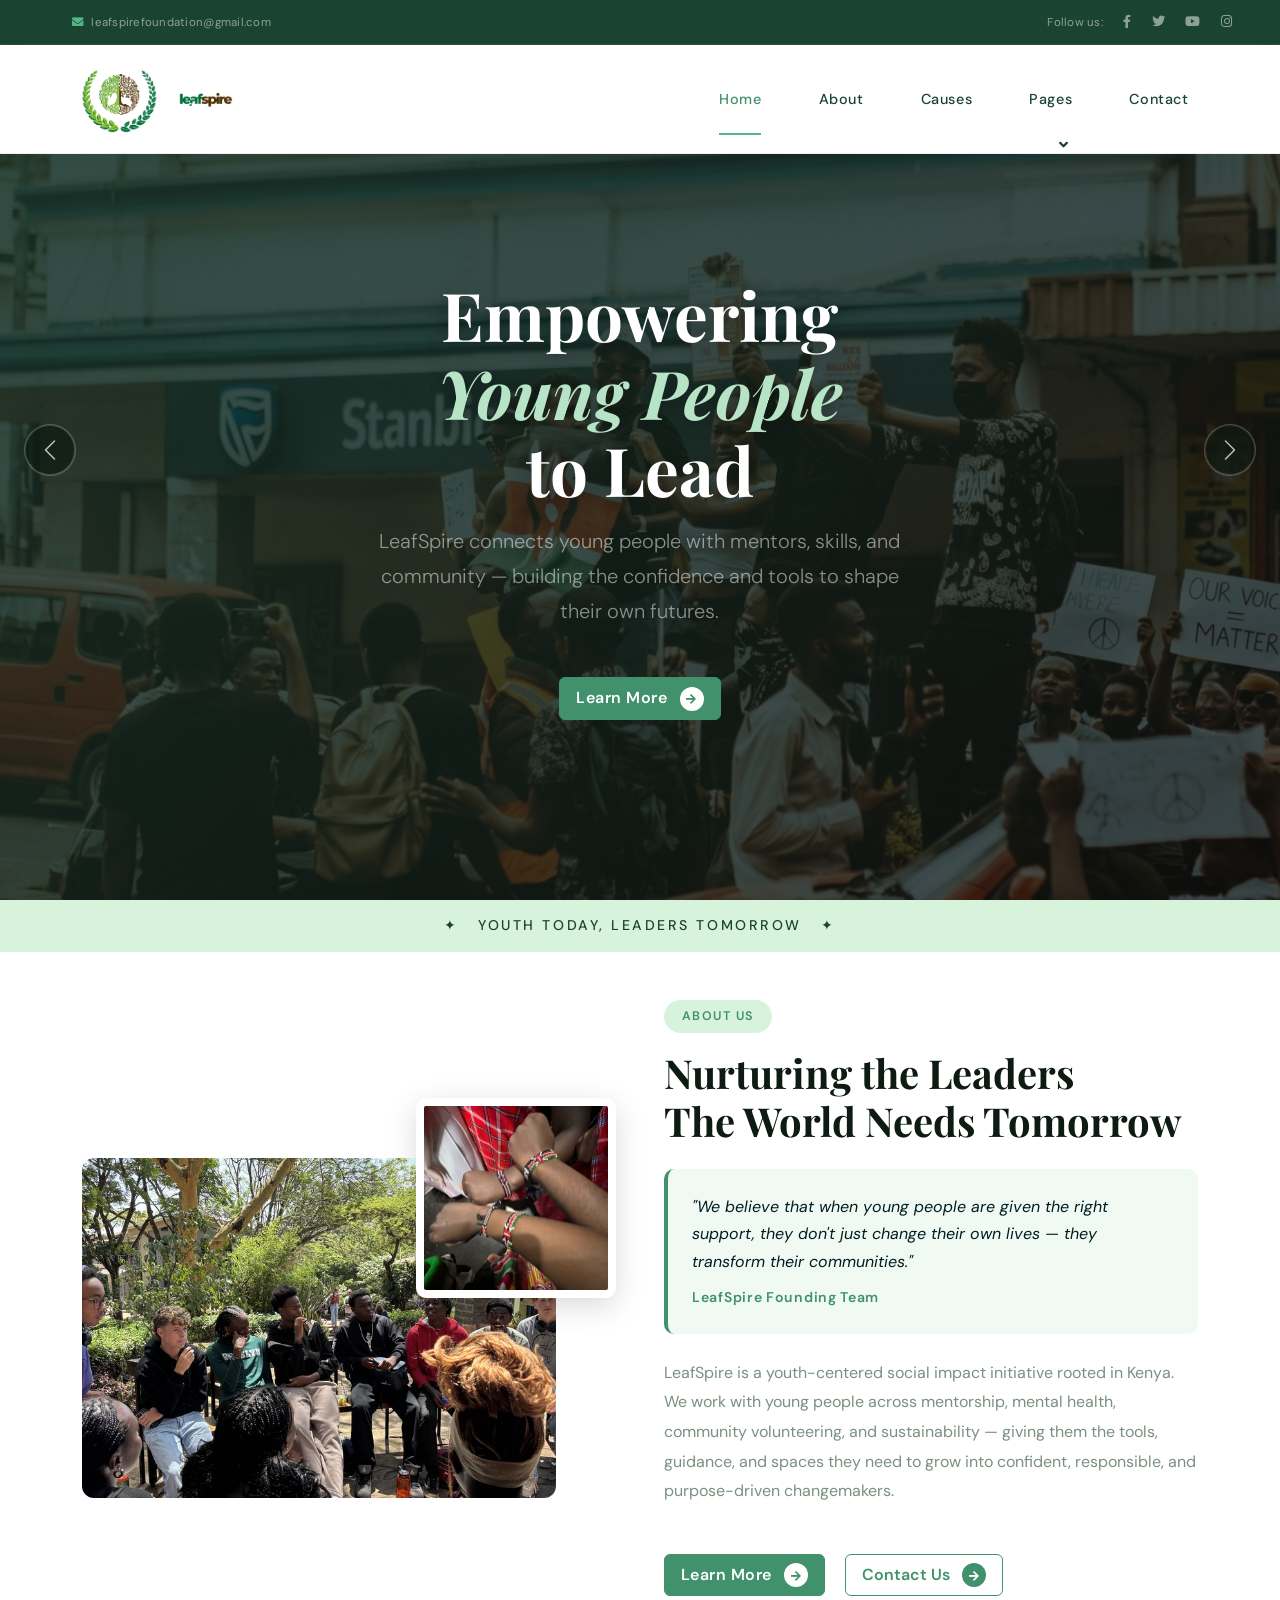
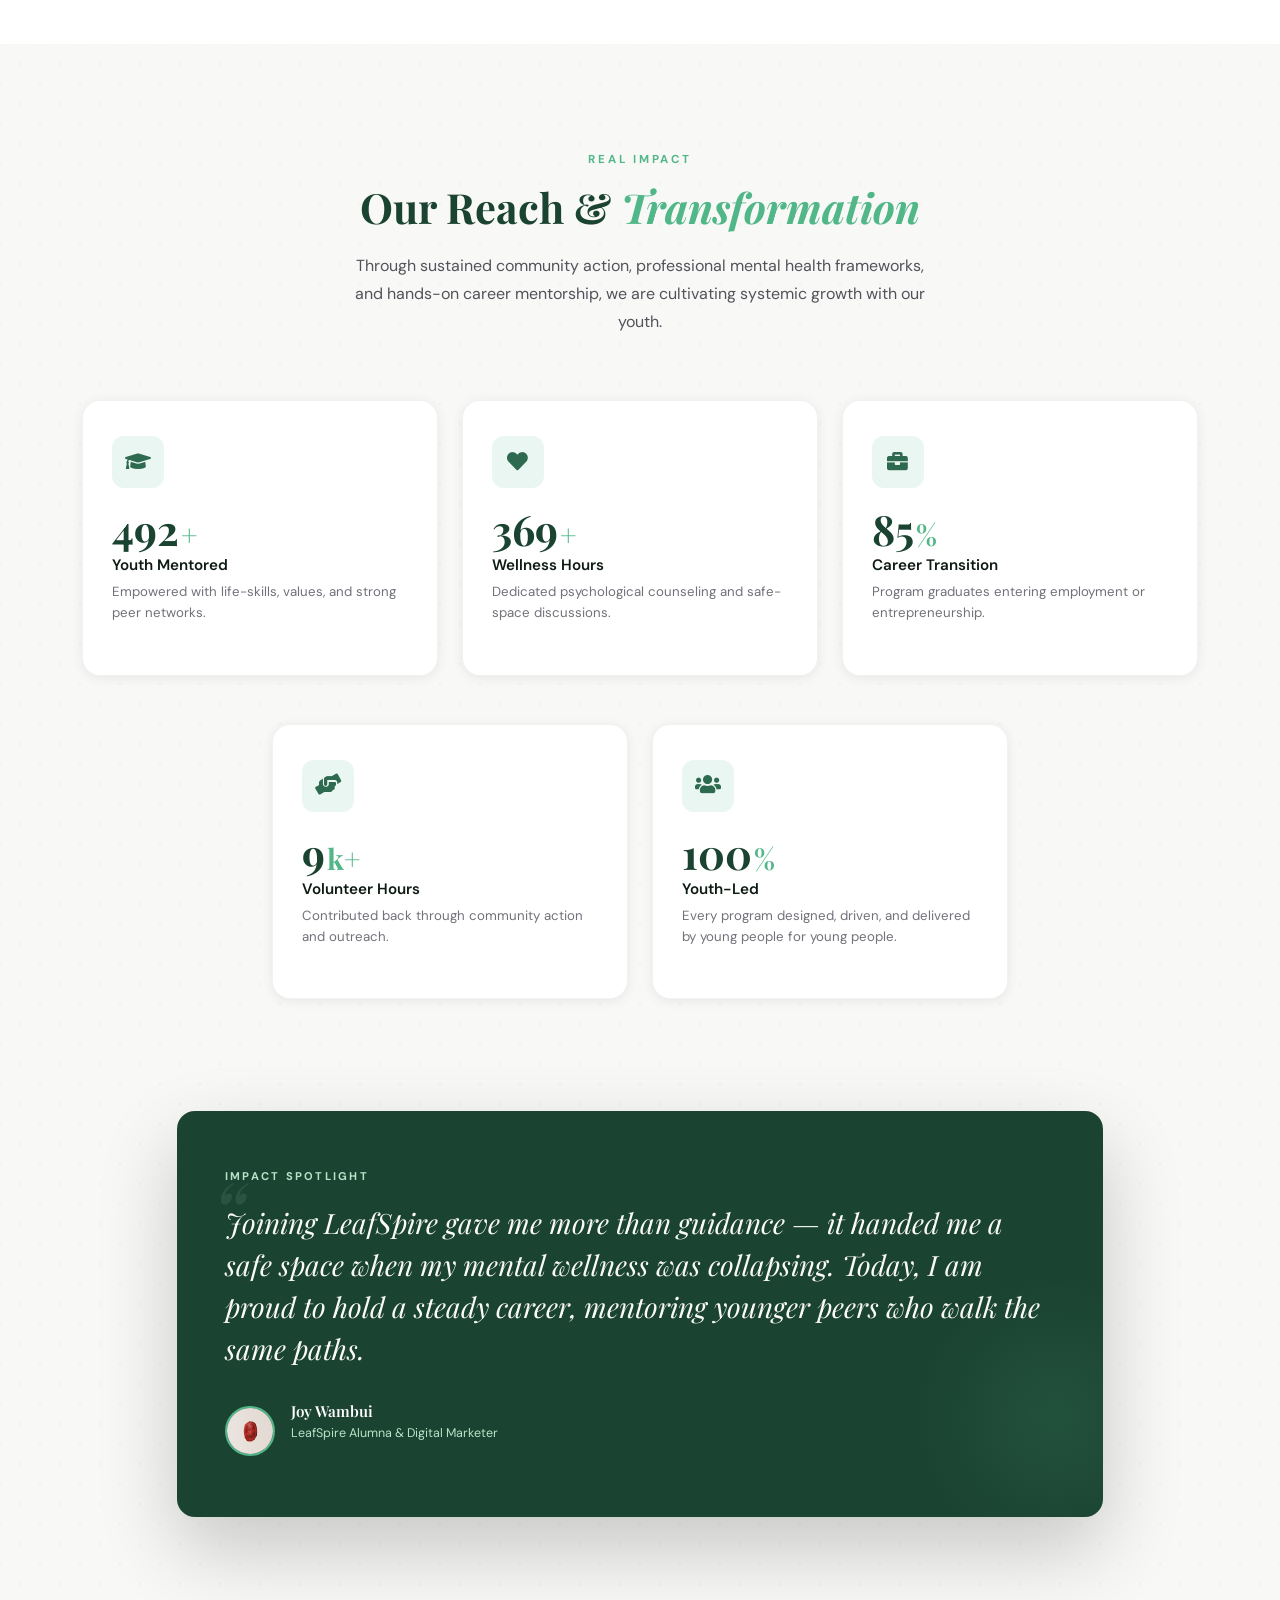
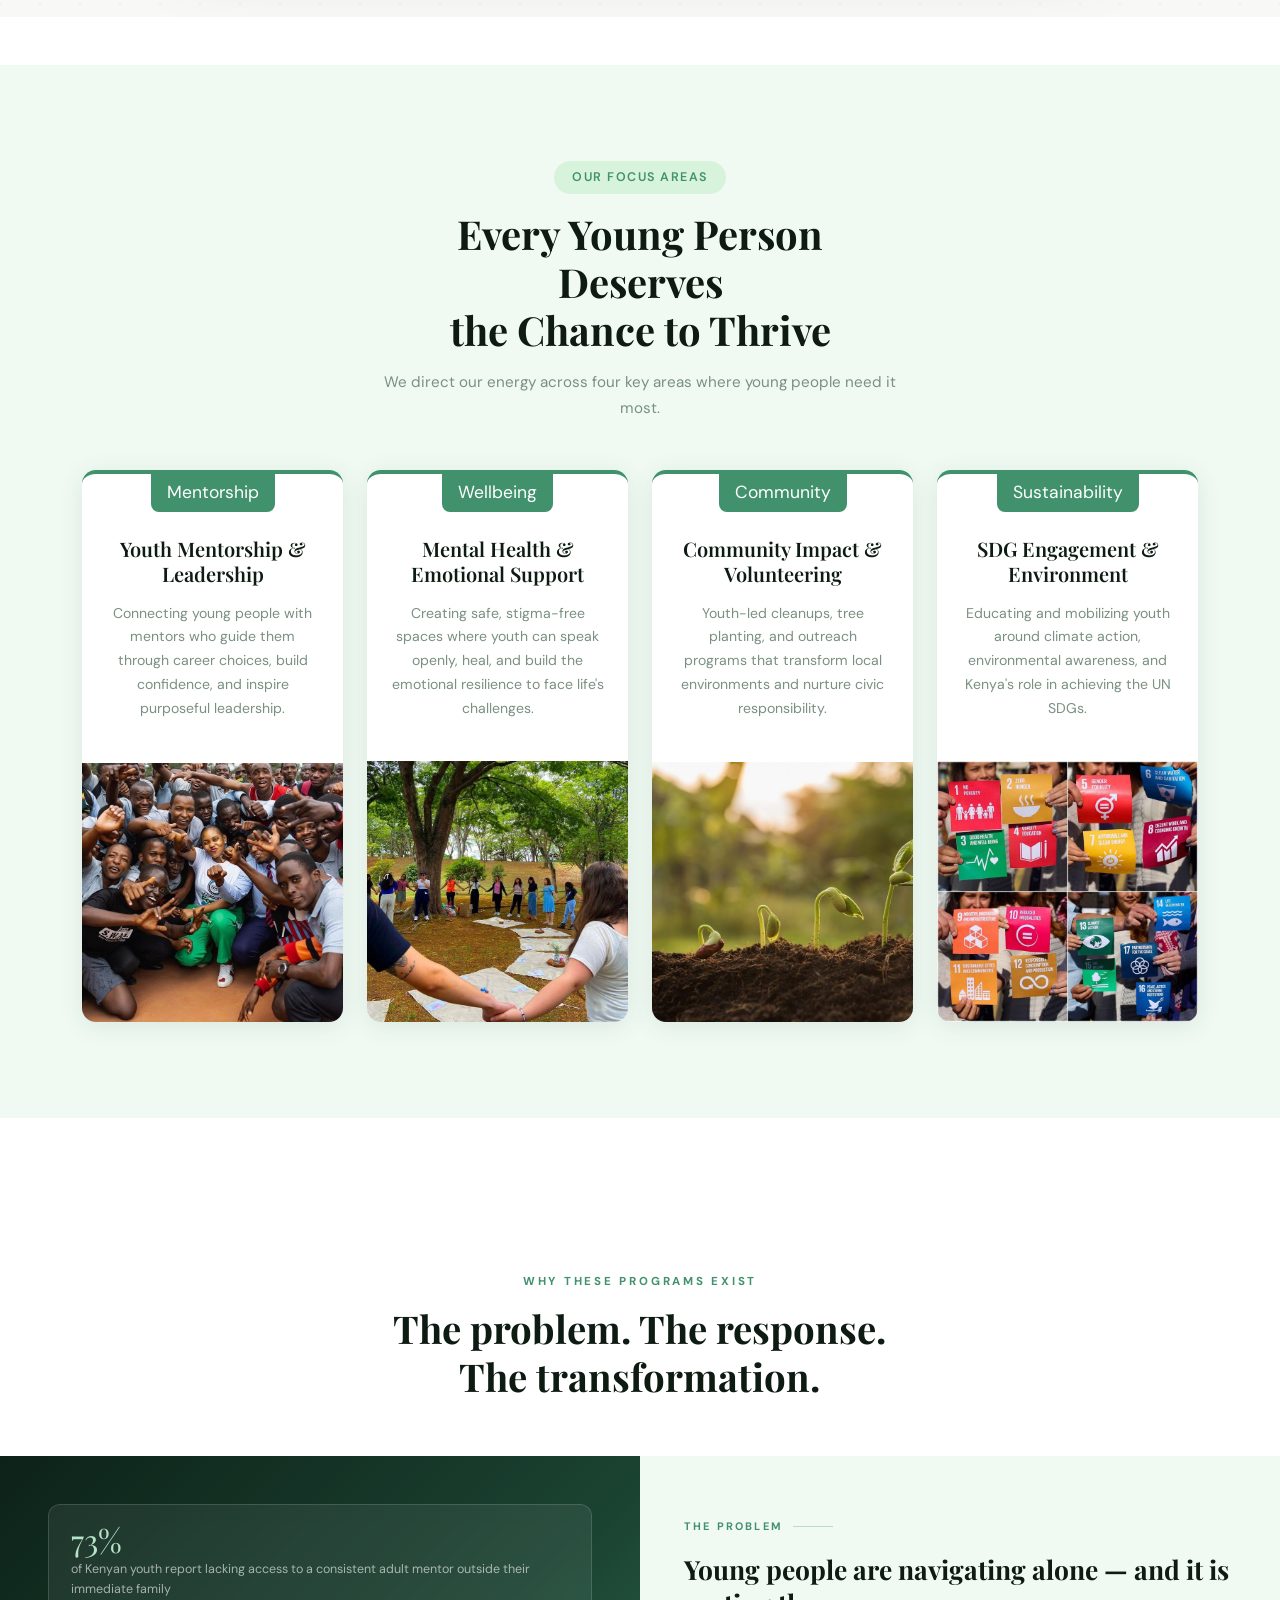
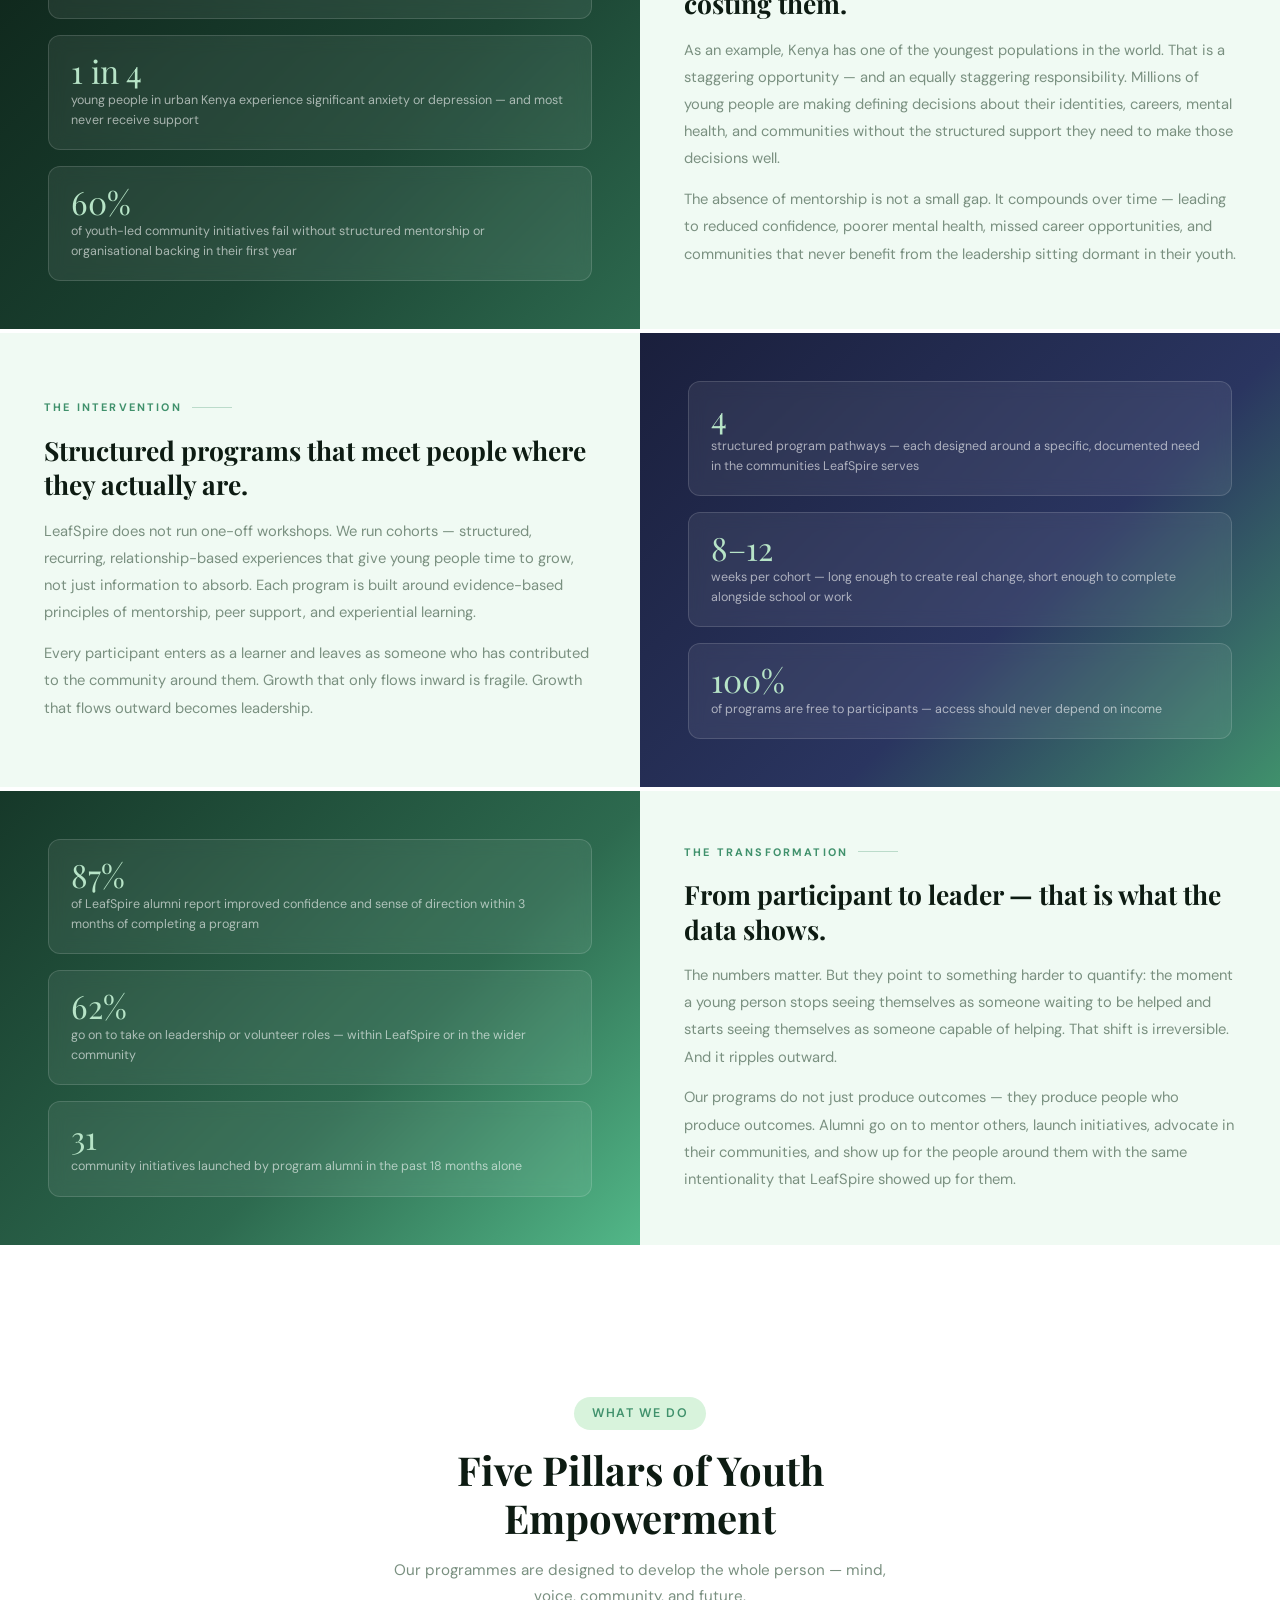
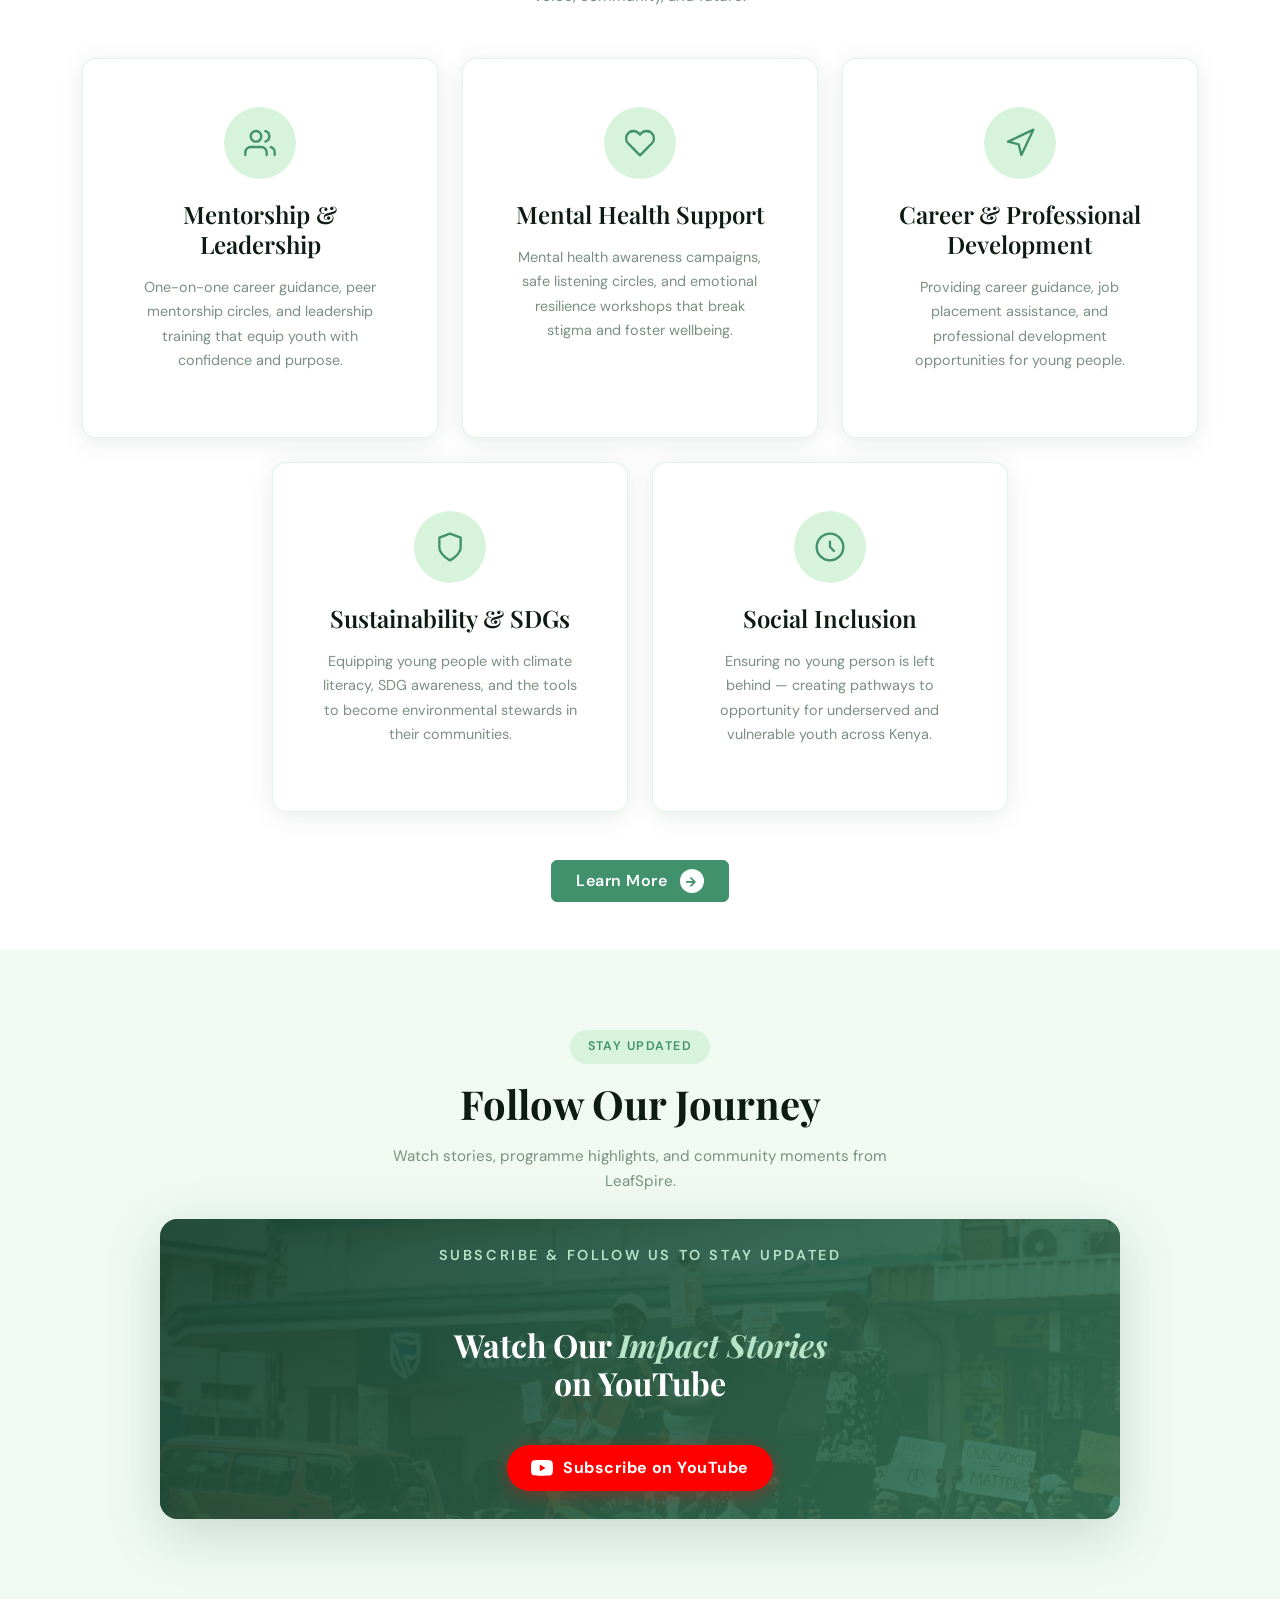
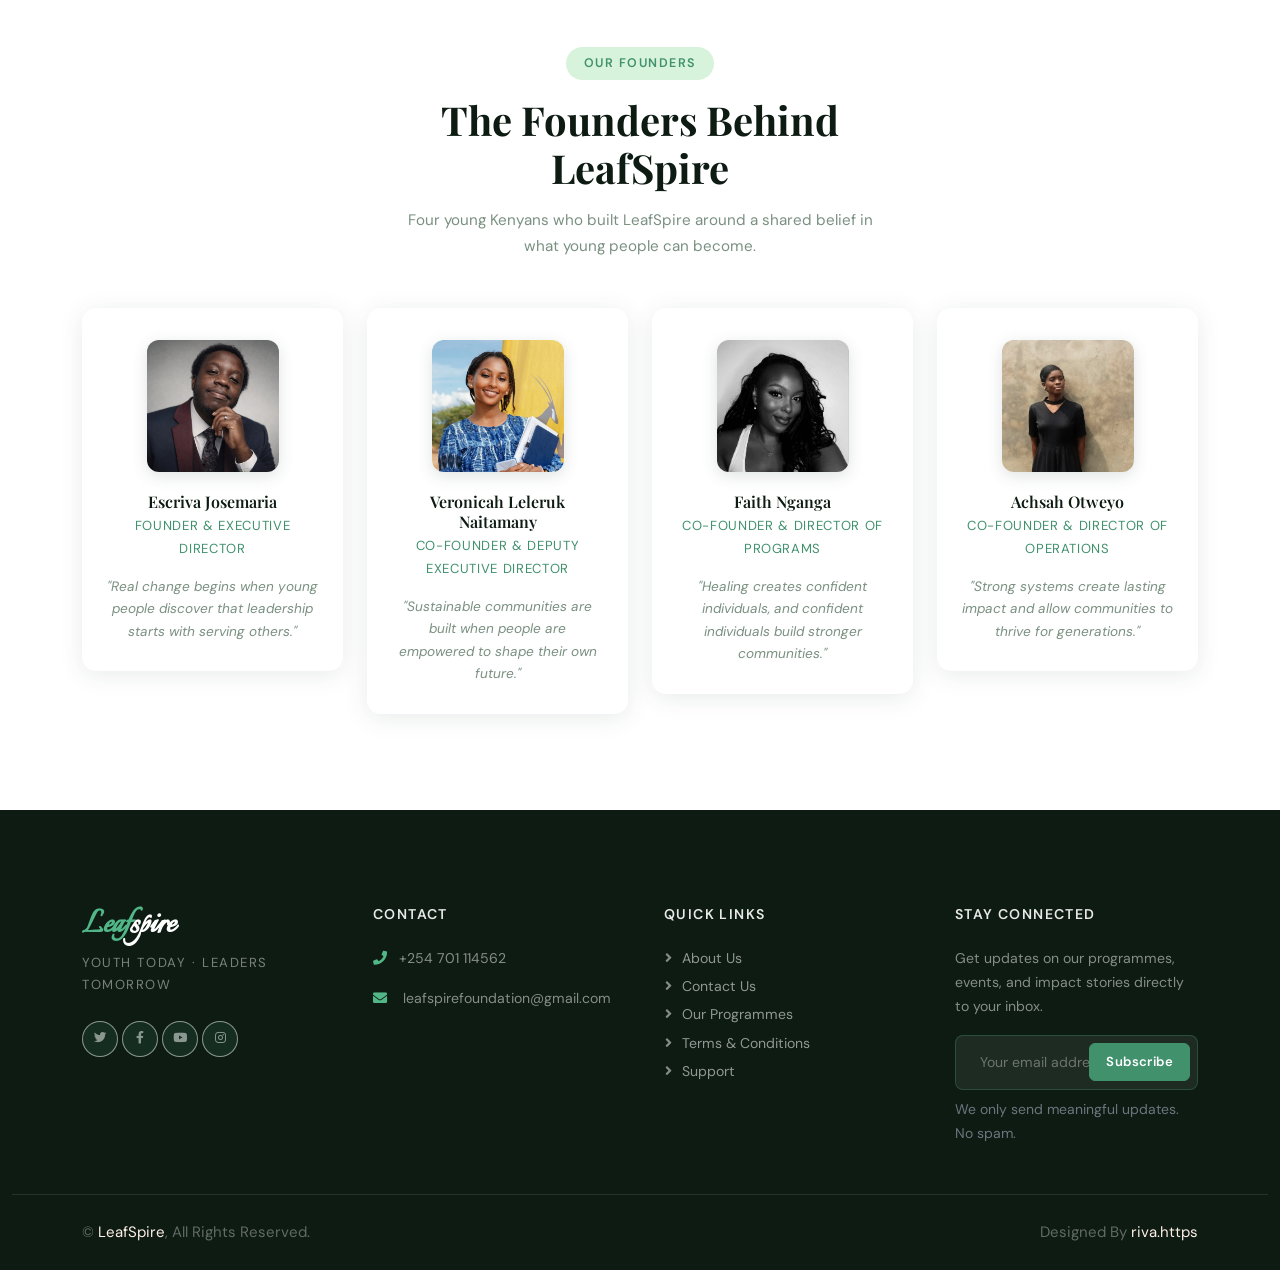
<file: index.html>
<!DOCTYPE html>
<html lang="en">

<head>
    <meta charset="utf-8">
    <title>LeafSpire — Youth Today, Leaders Tomorrow</title>
    <meta content="width=device-width, initial-scale=1.0" name="viewport">
    <meta content="LeafSpire youth empowerment NGO Kenya mentorship mental health community" name="keywords">
    <meta content="LeafSpire is a youth-centered social impact initiative empowering young people to grow into mentally strong, socially responsible, and professionally equipped changemakers." name="description">

    <link rel="shortcut icon" href="img/leafspirelogo.png">

    <link rel="preconnect" href="https://fonts.googleapis.com">
    <link rel="preconnect" href="https://fonts.gstatic.com" crossorigin>
    <link href="https://fonts.googleapis.com/css2?family=Italianno&family=Playfair+Display:ital,wght@0,600;0,700;1,600&family=DM+Sans:wght@300;400;500;600&display=swap" rel="stylesheet">

    <link href="https://cdnjs.cloudflare.com/ajax/libs/font-awesome/5.10.0/css/all.min.css" rel="stylesheet">
    <link href="https://cdn.jsdelivr.net/npm/bootstrap-icons@1.4.1/font/bootstrap-icons.css" rel="stylesheet">

    <link href="lib/animate/animate.min.css" rel="stylesheet">
    <link href="lib/owlcarousel/assets/owl.carousel.min.css" rel="stylesheet">

    <link href="css/bootstrap.min.css" rel="stylesheet">
    <link href="css/style.css" rel="stylesheet">

    <style>
        /* ===== DESIGN TOKENS ===== */
        :root {
            --green-deep:   #1b4332;
            --green-mid:    #2d6a4f;
            --green-main:   #40916c;
            --green-soft:   #52b788;
            --green-light:  #b7e4c7;
            --green-pale:   #d8f3dc;
            --green-mist:   #f0faf3;
            --white:        #ffffff;
            --dark:         #0d1b12;
            --text-body:    #3a4a3e;
            --text-muted:   #7a9080;
            --shadow-card:  0 4px 24px rgba(29,67,44,0.10);
            --shadow-hover: 0 12px 36px rgba(29,67,44,0.18);
            --radius-card:  14px;
            --transition:   all 0.32s cubic-bezier(0.4, 0, 0.2, 1);
        }

        *, *::before, *::after { box-sizing: border-box; }

        body {
            font-family: 'DM Sans', sans-serif;
            color: var(--text-body);
            background: #ffffff;
            line-height: 1.7;
            -webkit-font-smoothing: antialiased;
        }

        h1, h2, h3, h4, h5 {
            font-family: 'Playfair Display', Georgia, serif;
            color: var(--dark);
            line-height: 1.25;
        }

        .display-4, .display-6 {
            font-family: 'Playfair Display', Georgia, serif;
            font-weight: 700;
        }

        .text-primary   { color: var(--green-main) !important; }
        .bg-primary     { background-color: var(--green-main) !important; }
        .btn-primary    { background-color: var(--green-main); border-color: var(--green-main); color: #fff; font-weight: 600; letter-spacing: 0.03em; }
        .btn-primary:hover, .btn-primary:focus { background-color: var(--green-deep); border-color: var(--green-deep); transform: translateY(-1px); box-shadow: 0 6px 20px rgba(64,145,108,0.35); }
        .btn-outline-primary { border-color: var(--green-main); color: var(--green-main); font-weight: 600; }
        .btn-outline-primary:hover { background-color: var(--green-main); border-color: var(--green-main); color: #fff; transform: translateY(-1px); }
        .border-primary { border-color: var(--green-main) !important; }
        .bg-secondary   { background-color: var(--green-pale) !important; }

        /* ===== SPINNER ===== */
        #spinner { z-index: 9999; }
        .spinner-grow.text-primary { color: var(--green-main) !important; }

        /* ===== TOP BAR ===== */
        .top-bar {
            background: var(--green-deep);
            padding: 8px 0;
            font-size: 0.82rem;
            letter-spacing: 0.02em;
        }
        .top-bar a { transition: var(--transition); }
        .top-bar a:hover { color: var(--green-light) !important; }

        /* ===== NAVBAR ===== */
        .navbar {
            background: #ffffff !important;
            border-bottom: 1px solid rgba(27,67,50,0.08);
            box-shadow: 0 2px 14px rgba(27,67,50,0.06);
            padding: 0.3rem 2rem;
            transition: var(--transition);
        }
        .navbar-brand h1 {
            font-family: 'Italianno', cursive;
            font-size: 2.4rem;
            margin-bottom: 0 !important;
            line-height: 1;
            letter-spacing: 0.02em;
            color: var(--green-soft) !important;
        }
        .navbar-brand h1 span { color: #fff !important; }
        .navbar-brand {
            padding-top: 0;
            padding-bottom: 0;
        }
        /* Logo image occupies the same brand slot; height is capped so the
           navbar's overall height only grows as much as needed to fit the
           larger logo, without leaving extra unused padding around it. */
        .navbar-logo-img {
            height: auto;
            max-height: 108px;
            width: auto;
            max-width: 420px;
            object-fit: contain;
            display: block;
        }
        .nav-link {
            color: var(--green-deep) !important;
            font-weight: 500;
            font-size: 0.9rem;
            letter-spacing: 0.04em;
            padding: 1.5rem 0.85rem !important;
            position: relative;
            transition: var(--transition);
        }
        .nav-link::after {
            content: '';
            position: absolute;
            bottom: 0; left: 50%; right: 50%;
            height: 2px;
            background: var(--green-soft);
            transition: var(--transition);
        }
        .nav-link:hover::after,
        .nav-link.active::after { left: 0.85rem; right: 0.85rem; }
        .nav-link:hover, .nav-link.active { color: var(--green-main) !important; }
        .dropdown-toggle::after { border-top-color: var(--green-deep); }
        .navbar-toggler {
            border-color: rgba(27,67,50,0.25) !important;
        }
        .navbar-toggler-icon {
            filter: invert(1) brightness(0.35) sepia(1) hue-rotate(90deg) saturate(1.5);
        }
        .dropdown-menu {
            background: var(--green-deep);
            border: 1px solid rgba(82,183,136,0.2);
            border-radius: 8px;
            padding: 0.5rem;
            box-shadow: 0 8px 32px rgba(0,0,0,0.2);
        }
        .dropdown-item {
            color: rgba(255,255,255,0.78) !important;
            font-size: 0.87rem;
            padding: 0.5rem 1rem;
            border-radius: 5px;
            transition: var(--transition);
        }
        .dropdown-item:hover { background: rgba(82,183,136,0.15); color: #fff !important; }
        .btn-sm-square {
            width: 24px; height: 24px;
            display: inline-flex; align-items: center; justify-content: center;
            border-radius: 50%;
            font-size: 0.7rem;
        }

        /* ===== CAROUSEL ===== */
        .container-fluid.p-0.mb-5 { margin-bottom: 0 !important; }
        #header-carousel { position: relative; }
        #header-carousel .carousel-item img {
            height: 100vh;
            min-height: 560px;
            object-fit: cover;
            filter: brightness(0.42);
        }
        #header-carousel .carousel-caption {
            top: 0; bottom: 0; left: 0; right: 0;
            display: flex; align-items: center;
            background: linear-gradient(135deg, rgba(27,67,50,0.55) 0%, rgba(0,0,0,0.18) 100%);
        }
        #header-carousel .carousel-caption .container { width: 100%; }
        #header-carousel .carousel-caption h1 {
            font-family: 'Playfair Display', serif;
            font-size: clamp(2.4rem, 5.5vw, 4.2rem);
            font-weight: 700;
            line-height: 1.15;
            color: #fff;
            text-shadow: 0 2px 20px rgba(0,0,0,0.3);
            text-align: center;
        }
        #header-carousel .carousel-caption h1 em {
            font-style: italic;
            color: var(--green-light);
        }
        #header-carousel .carousel-caption p {
            font-size: clamp(1rem, 1.8vw, 1.15rem);
            color: rgba(255,255,255,0.78);
            max-width: 560px;
            font-weight: 300;
            line-height: 1.75;
            margin-left: auto;
            margin-right: auto;
        }
        #header-carousel .carousel-caption .col-lg-7 { padding-top: 6rem !important; }
        .carousel-control-prev, .carousel-control-next {
            width: 52px; height: 52px;
            top: 50%; transform: translateY(-50%);
            background: rgba(255,255,255,0.12);
            border-radius: 50%;
            border: 1px solid rgba(255,255,255,0.25);
            opacity: 0.7;
            transition: var(--transition);
        }
        .carousel-control-prev { left: 1.5rem; }
        .carousel-control-next { right: 1.5rem; }
        .carousel-control-prev:hover, .carousel-control-next:hover {
            background: var(--green-main);
            opacity: 1;
            border-color: var(--green-main);
        }

        /* ===== TAGLINE STRIP ===== */
        .tagline-strip {
            background: var(--green-pale);
            text-align: center;
            padding: 14px 1rem;
            font-size: 0.88rem;
            font-weight: 500;
            color: var(--green-deep);
            letter-spacing: 0.18em;
            text-transform: uppercase;
        }

        /* ===== PILL LABEL ===== */
        .d-inline-block.rounded-pill.bg-secondary.text-primary {
            background-color: var(--green-pale) !important;
            color: var(--green-main) !important;
            font-size: 0.78rem;
            font-weight: 600;
            letter-spacing: 0.12em;
            text-transform: uppercase;
            padding: 6px 18px !important;
            border-radius: 999px !important;
        }

        .container-xxl.py-5:first-of-type .display-6 { font-size: clamp(1.8rem, 3vw, 2.4rem); }

        .bg-light.border-bottom.border-5.border-primary.rounded {
            background: var(--green-mist) !important;
            border-left: 4px solid var(--green-main) !important;
            border-bottom: none !important;
            border-radius: 10px !important;
            padding: 1.5rem !important;
        }
        .bg-light.border-bottom.border-5.border-primary.rounded .text-primary {
            font-weight: 600;
            font-size: 0.88rem;
            letter-spacing: 0.05em;
        }

        /* ===== ABOUT SECTION ===== */
        .about-images-wrap {
            position: relative;
            min-height: 400px;
            height: 100%;
        }
        .about-img-main {
            position: absolute;
            width: calc(100% - 60px);
            height: calc(100% - 60px);
            top: 60px;
            left: 0;
            object-fit: cover;
            border-radius: 12px;
        }
        .about-img-inset {
            position: absolute;
            top: 0;
            right: 0;
            width: 200px;
            height: 200px;
            object-fit: cover;
            border-radius: 10px;
            box-shadow: 0 8px 30px rgba(0,0,0,0.15);
            background: #fff;
            padding: 8px;
            z-index: 2;
        }

        /* ===== CAUSES / FOCUS AREAS ===== */
        .container-xxl.bg-light { background: var(--green-mist) !important; }
        .causes-item {
            border-radius: var(--radius-card) !important;
            border-top: 4px solid var(--green-main) !important;
            box-shadow: var(--shadow-card);
        }
        .causes-item .bg-primary.text-white.rounded-bottom {
            background: var(--green-main) !important;
            border-radius: 0 0 8px 8px !important;
        }

        /* ===== WHY THESE PROGRAMS EXIST SECTION ===== */
        .why-programs-section {
            padding: 100px 0;
            background: #fff;
            overflow: hidden;
        }
        .why-section-label {
            font-family: 'DM Sans', sans-serif;
            font-size: 0.72rem;
            font-weight: 700;
            letter-spacing: 0.24em;
            text-transform: uppercase;
            color: var(--green-main);
            display: inline-block;
            margin-bottom: 12px;
        }
        .why-block {
            display: grid;
            grid-template-columns: 1fr 1fr;
            gap: 0;
            align-items: stretch;
            margin-bottom: 4px;
        }
        .why-block.rev { direction: rtl; }
        .why-block.rev > * { direction: ltr; }
        .why-visual {
            min-height: 360px;
            position: relative;
            display: flex;
            align-items: center;
            justify-content: center;
            padding: 3rem;
        }
        .why-vis-1 { background: linear-gradient(135deg, #0d2218 0%, #1b4332 60%, #2d6a4f 100%); }
        .why-vis-2 { background: linear-gradient(135deg, #1a1f3c 0%, #2a3560 60%, #40916c 100%); }
        .why-vis-3 { background: linear-gradient(135deg, #163829 0%, #2d6a4f 60%, #52b788 100%); }
        .why-stat-cluster { display: flex; flex-direction: column; gap: 1rem; width: 100%; }
        .why-stat-item {
            background: rgba(255,255,255,0.07);
            border: 1px solid rgba(255,255,255,0.14);
            border-radius: 12px;
            padding: 1.2rem 1.4rem;
            backdrop-filter: blur(8px);
        }
        .why-stat-num {
            font-family: 'Playfair Display', serif;
            font-size: 2rem;
            color: var(--green-light);
            line-height: 1;
            margin-bottom: 0.25rem;
        }
        .why-stat-label {
            font-size: 0.78rem;
            color: rgba(255,255,255,0.6);
            line-height: 1.55;
            font-family: 'DM Sans', sans-serif;
        }
        .why-text {
            background: var(--green-mist);
            padding: 48px 44px;
            display: flex;
            flex-direction: column;
            justify-content: center;
        }
        .why-step-marker {
            display: inline-flex;
            align-items: center;
            gap: 10px;
            font-family: 'DM Sans', sans-serif;
            font-size: 0.68rem;
            font-weight: 700;
            letter-spacing: 0.2em;
            text-transform: uppercase;
            color: var(--green-main);
            margin-bottom: 1rem;
        }
        .why-step-marker::after {
            content: '';
            width: 40px;
            height: 1px;
            background: rgba(64,145,108,0.3);
        }
        .why-text h3 {
            font-family: 'Playfair Display', serif;
            font-size: 1.65rem;
            color: var(--dark);
            margin-bottom: 1rem;
            font-weight: 700;
            line-height: 1.3;
        }
        .why-text p {
            font-size: 0.92rem;
            color: var(--text-muted);
            line-height: 1.85;
            margin-bottom: 0.85rem;
        }
        .why-text p:last-child { margin-bottom: 0; }
        @media (max-width: 767px) {
            .why-block, .why-block.rev { grid-template-columns: 1fr; direction: ltr; }
            .why-visual { min-height: 260px; }
            .why-text { padding: 28px 20px; }
        }

        /* ===== REAL IMPACT SECTION ===== */
        .real-impact-section {
            padding: 100px 0;
            position: relative;
            background: #f8f8f6;
            overflow: hidden;
        }
        .real-impact-section::before {
            content: '';
            position: absolute;
            inset: 0;
            background-image:
                radial-gradient(#ede8df 1.5px, transparent 1.5px),
                radial-gradient(#ede8df 1.5px, transparent 1.5px);
            background-size: 40px 40px;
            background-position: 0 0, 20px 20px;
            opacity: 0.45;
            pointer-events: none;
        }
        .impact-section-label {
            font-family: 'DM Sans', sans-serif;
            font-size: 0.72rem;
            font-weight: 700;
            letter-spacing: 0.24em;
            text-transform: uppercase;
            color: var(--green-soft);
            display: inline-block;
            margin-bottom: 12px;
        }
        .impact-heading h2 {
            font-family: 'Playfair Display', serif;
            font-size: clamp(1.8rem, 3.5vw, 2.6rem);
            font-weight: 700;
            color: var(--green-deep);
            line-height: 1.2;
            margin-bottom: 1.25rem;
        }
        .impact-heading p {
            color: #52525b;
            font-size: 1rem;
            line-height: 1.75;
            max-width: 580px;
        }
        .stat-card-glow {
            background: #fff;
            border-radius: 18px;
            padding: 2.2rem 1.8rem;
            border: 1px solid rgba(22,56,41,0.06);
            box-shadow: 0 2px 12px rgba(0,0,0,0.07);
            transition: var(--transition);
            height: 100%;
            position: relative;
            overflow: hidden;
        }
        .stat-card-glow::before {
            content: '';
            position: absolute;
            top: 0; left: 0; width: 100%; height: 4px;
            background: linear-gradient(90deg, var(--green-mid), var(--green-soft));
            opacity: 0;
            transition: opacity 0.3s ease;
        }
        .stat-card-glow:hover {
            transform: translateY(-8px);
            box-shadow: 0 20px 60px rgba(0,0,0,0.15);
            border-color: rgba(82,183,136,0.25);
        }
        .stat-card-glow:hover::before { opacity: 1; }
        .stat-icon {
            width: 52px; height: 52px;
            background: rgba(82,183,136,0.12);
            border-radius: 12px;
            display: flex; align-items: center; justify-content: center;
            color: var(--green-mid);
            font-size: 1.3rem;
            margin-bottom: 1.25rem;
            transition: var(--transition);
        }
        .stat-card-glow:hover .stat-icon {
            background: var(--green-mid);
            color: #fff;
            transform: scale(1.08) rotate(5deg);
        }
        .stat-number {
            font-family: 'Playfair Display', serif;
            font-size: 2.6rem;
            font-weight: 700;
            color: var(--green-deep);
            line-height: 1;
            margin-bottom: 0.4rem;
            display: flex;
            align-items: baseline;
        }
        .stat-suffix { color: var(--green-soft); font-size: 1.8rem; margin-left: 2px; }
        .stat-title {
            font-family: 'DM Sans', sans-serif;
            font-weight: 600;
            font-size: 0.95rem;
            color: var(--dark);
            margin-bottom: 0.45rem;
        }
        .stat-desc { font-size: 0.83rem; color: #71717a; line-height: 1.55; }
        .story-showcase {
            margin-top: 4.5rem;
            background: var(--green-deep);
            border-radius: 18px;
            padding: 3.5rem 3rem;
            color: #fafaf8;
            position: relative;
            overflow: hidden;
            box-shadow: 0 32px 80px rgba(0,0,0,0.20);
        }
        .story-showcase::after {
            content: '';
            position: absolute;
            right: -10%; bottom: -10%;
            width: 280px; height: 280px;
            border-radius: 50%;
            background: radial-gradient(circle, rgba(82,183,136,0.12) 0%, transparent 70%);
            pointer-events: none;
        }
        .story-tag {
            font-size: 0.7rem; letter-spacing: 0.2em; text-transform: uppercase;
            color: var(--green-light); font-weight: 700; margin-bottom: 1rem; display: block;
        }
        .story-quote {
            font-family: 'Playfair Display', serif;
            font-size: clamp(1.3rem, 2.5vw, 1.75rem);
            line-height: 1.5; font-style: italic;
            color: #fafaf8; margin-bottom: 2rem; position: relative; z-index: 1;
        }
        .story-quote::before {
            content: '\201C';
            position: absolute; top: -35px; left: -15px;
            font-size: 5.5rem; color: rgba(149,213,178,0.12);
            font-family: 'Playfair Display', serif; line-height: 1;
        }
        .story-author { display: flex; align-items: center; gap: 1rem; }
        .author-img { width: 50px; height: 50px; border-radius: 50%; border: 2px solid var(--green-soft); object-fit: cover; }
        .author-name { font-weight: 600; font-size: 0.95rem; color: #fff; margin-bottom: 2px; }
        .author-role { font-size: 0.78rem; color: var(--green-light); }

        /* ===== SERVICE / WHAT WE DO ===== */
        .service-item {
            border-radius: var(--radius-card);
            box-shadow: var(--shadow-card);
            transition: var(--transition);
            border: 1px solid rgba(183,228,199,0.4);
            position: relative;
            overflow: hidden;
        }
        .service-item::before {
            content: '';
            position: absolute;
            top: 0; left: 0; right: 0;
            height: 3px;
            background: linear-gradient(90deg, var(--green-main), var(--green-soft));
            transform: scaleX(0);
            transition: var(--transition);
        }
        .service-item:hover::before { transform: scaleX(1); }
        .service-item:hover {
            box-shadow: var(--shadow-hover);
            transform: translateY(-4px);
        }
        .service-icon-wrap {
            width: 72px; height: 72px;
            border-radius: 50%;
            background: var(--green-pale);
            display: flex; align-items: center; justify-content: center;
            margin: 0 auto 1.25rem;
            transition: var(--transition);
        }
        .service-item:hover .service-icon-wrap {
            background: var(--green-main);
            transform: scale(1.1);
        }
        .service-icon-wrap svg { transition: var(--transition); }
        .service-item:hover .service-icon-wrap svg path,
        .service-item:hover .service-icon-wrap svg circle { stroke: #fff; fill: none; }

        /* ===== YOUTUBE BANNER ===== */
        .youtube-section {
            background: var(--green-mist);
            padding: 5rem 0;
        }
        .youtube-banner-wrap {
            position: relative;
            border-radius: 18px;
            overflow: hidden;
            aspect-ratio: 16 / 5;
            max-width: 960px;
            margin: 0 auto;
            box-shadow: 0 16px 56px rgba(27,67,50,0.18);
            background: var(--green-deep);
        }
        .youtube-banner-bg {
            position: absolute; inset: 0;
            width: 100%; height: 100%;
            object-fit: cover; opacity: 0.35;
        }
        .youtube-banner-overlay {
            position: absolute; inset: 0;
            background: linear-gradient(135deg, rgba(27,67,50,0.82) 0%, rgba(64,145,108,0.55) 100%);
        }
        .youtube-banner-content {
            position: relative; z-index: 2;
            display: flex; flex-direction: column;
            align-items: center; justify-content: space-between;
            height: 100%; padding: 1.5rem 2rem 1.75rem; text-align: center;
        }
        .youtube-cta-top {
            font-family: 'DM Sans', sans-serif;
            font-size: clamp(0.75rem, 1.5vw, 0.9rem); font-weight: 600;
            letter-spacing: 0.18em; text-transform: uppercase; color: var(--green-light);
        }
        .youtube-banner-title {
            font-family: 'Playfair Display', serif;
            font-size: clamp(1.25rem, 3vw, 2rem); font-weight: 700; color: #fff; line-height: 1.2; margin: 0;
        }
        .youtube-banner-title em { font-style: italic; color: var(--green-light); }
        .yt-subscribe-btn {
            display: inline-flex; align-items: center; gap: 10px;
            background: #FF0000; color: #fff;
            font-family: 'DM Sans', sans-serif; font-weight: 700;
            font-size: clamp(0.82rem, 1.4vw, 1rem); letter-spacing: 0.03em;
            padding: 0.6rem 1.5rem; border-radius: 999px;
            text-decoration: none; border: none; cursor: pointer;
            transition: var(--transition); box-shadow: 0 4px 18px rgba(255,0,0,0.35);
        }
        .yt-subscribe-btn:hover {
            background: #cc0000; color: #fff; transform: scale(1.05);
            box-shadow: 0 8px 28px rgba(255,0,0,0.4); text-decoration: none;
        }
        .yt-subscribe-btn svg { flex-shrink: 0; }

        /* ===== TEAM ===== */
        .team-item {
            border-radius: var(--radius-card); overflow: hidden;
            box-shadow: var(--shadow-card); transition: var(--transition);
        }
        .team-item:hover { box-shadow: var(--shadow-hover); transform: translateY(-4px); }
        .team-text { background: #fff !important; }
        .team-text h5 { font-size: 1rem; font-weight: 600; color: var(--dark); }
        .team-text .text-primary { font-size: 0.82rem; letter-spacing: 0.05em; text-transform: uppercase; }
        .team-social .btn-square {
            width: 32px; height: 32px; border-radius: 50%;
            background: var(--green-pale); color: var(--green-main);
            border: none; font-size: 0.75rem;
            display: inline-flex; align-items: center; justify-content: center;
            transition: var(--transition); margin: 0 2px;
        }
        .team-social .btn-square:hover { background: var(--green-main); color: #fff; transform: scale(1.12); }

        /* ===== FOUNDERS ===== */
        .founder-item {
            border-radius: var(--radius-card);
            box-shadow: var(--shadow-card);
            transition: var(--transition);
            background: #fff;
            text-align: center;
            padding: 2rem 1.5rem 1.75rem;
            height: 100%;
        }
        .founder-item:hover {
            box-shadow: var(--shadow-hover);
            transform: translateY(-4px);
        }
        .founder-img-wrap {
            width: 132px;
            height: 132px;
            margin: 0 auto 1.25rem;
            border-radius: 12px;
            overflow: hidden;
            box-shadow: 0 4px 16px rgba(29,67,44,0.14);
        }
        .founder-img-wrap img {
            width: 100%;
            height: 100%;
            object-fit: cover;
            transition: var(--transition);
        }
        .founder-item:hover .founder-img-wrap img { transform: scale(1.03); }
        .founder-text h5 { font-size: 1rem; font-weight: 600; color: var(--dark); margin-bottom: 0.2rem; }
        .founder-text .text-primary {
            display: block;
            font-size: 0.82rem;
            letter-spacing: 0.05em;
            text-transform: uppercase;
            margin-bottom: 1rem;
        }
        .founder-quote {
            font-style: italic;
            color: var(--text-muted);
            font-size: 0.85rem;
            line-height: 1.65;
            margin: 0;
        }

        /* ===== FOOTER ===== */
        .footer { background: var(--dark) !important; }
        .footer h1 {
            font-family: 'Italianno', cursive; font-size: 2.4rem;
            color: var(--green-soft) !important; margin-bottom: 0.5rem; line-height: 1;
        }
        .footer h1 span { color: #fff !important; }
        .footer h5 { font-family: 'DM Sans', sans-serif; font-size: 0.88rem; font-weight: 600; letter-spacing: 0.1em; text-transform: uppercase; color: rgba(255,255,255,0.9) !important; }
        .footer .btn-square {
            width: 36px; height: 36px; border-radius: 50%;
            background: rgba(82,183,136,0.12); border: 1px solid rgba(82,183,136,0.25);
            color: var(--green-light); font-size: 0.78rem;
            display: inline-flex; align-items: center; justify-content: center;
            transition: var(--transition);
        }
        .footer .btn-square:hover { background: var(--green-main); border-color: var(--green-main); color: #fff; transform: scale(1.1); }
        .footer .btn-link { color: rgba(255,255,255,0.55) !important; font-size: 0.88rem; padding: 0.25rem 0; text-decoration: none; display: block; transition: var(--transition); }
        .footer .btn-link:hover { color: var(--green-light) !important; padding-left: 6px; }
        .footer p { font-size: 0.88rem; color: rgba(255,255,255,0.5); }
        .footer .form-control {
            background: rgba(255,255,255,0.07) !important;
            border: 1px solid rgba(82,183,136,0.25) !important;
            color: #fff !important; border-radius: 8px; font-size: 0.88rem;
        }
        .footer .form-control::placeholder { color: rgba(255,255,255,0.35); }
        .footer .form-control:focus { border-color: var(--green-soft) !important; box-shadow: 0 0 0 3px rgba(82,183,136,0.15); }
        .footer .btn-primary { border-radius: 6px; font-size: 0.82rem; padding: 0.4rem 1rem; }
        .copyright {
            border-top: 1px solid rgba(255,255,255,0.07);
            padding: 1.25rem 0; font-size: 0.82rem; color: rgba(255,255,255,0.35);
        }
        .copyright a { color: var(--green-light); text-decoration: none; }
        .copyright a:hover { color: var(--green-soft); }

        /* ===== BACK TO TOP ===== */
        .back-to-top {
            background: var(--green-main) !important; border: none !important;
            box-shadow: 0 4px 16px rgba(64,145,108,0.4); border-radius: 50% !important;
            width: 46px; height: 46px; display: flex; align-items: center; justify-content: center;
        }
        .back-to-top:hover { background: var(--green-deep) !important; transform: translateY(-3px); }

        /* ===== SCROLL REVEAL ===== */
        .reveal { opacity: 0; transform: translateY(32px); transition: opacity 0.65s ease, transform 0.65s ease; }
        .reveal.visible { opacity: 1; transform: translateY(0); }
        .reveal-delay-1 { transition-delay: 0.1s; }
        .reveal-delay-2 { transition-delay: 0.22s; }
        .reveal-delay-3 { transition-delay: 0.34s; }
        .reveal-delay-4 { transition-delay: 0.46s; }

        /* ===== IMPACT REVEAL ===== */
        .ls-reveal {
            opacity: 0; transform: translateY(30px);
            transition: opacity 0.85s cubic-bezier(0.16,1,0.3,1), transform 0.85s cubic-bezier(0.16,1,0.3,1);
        }
        .ls-reveal.revealed { opacity: 1; transform: translateY(0); }
        .d-1 { transition-delay: 0.1s; }
        .d-2 { transition-delay: 0.2s; }
        .d-3 { transition-delay: 0.3s; }

        /* ===== MISC ===== */
        .fa.fa-phone.icon { margin-right: 12px; color: var(--green-soft); }
        .fa.fa-envelope { color: var(--green-soft); }

        /* ===== POPUP ===== */
        .leafspire-popup {
            display: none; position: fixed; inset: 0;
            background: rgba(0,0,0,0.6); backdrop-filter: blur(6px);
            justify-content: center; align-items: center; z-index: 9999;
        }
        .leafspire-popup-card {
            background: #fff; padding: 30px; border-radius: 16px;
            text-align: center; width: 90%; max-width: 420px;
            animation: popIn 0.25s ease;
        }
        .leafspire-icon { font-size: 42px; margin-bottom: 10px; }
        .leafspire-popup-card h3 { color: #1f6f4a; }
        .leafspire-popup-card p { font-size: 14px; color: #444; }
        .leafspire-btn {
            margin-top: 15px; padding: 10px 20px; border: none;
            background: #1f6f4a; color: white; border-radius: 8px; cursor: pointer;
        }
        @keyframes popIn {
            from { transform: scale(0.85); opacity: 0; }
            to { transform: scale(1); opacity: 1; }
        }

        /* ===== RESPONSIVE ===== */
        @media (max-width: 991.98px) {
            #header-carousel .carousel-item img { height: 70vh; min-height: 420px; }
            .navbar { padding: 0.4rem 1rem; }
            .nav-link { padding: 0.6rem 1rem !important; }
            .nav-link::after { display: none; }
            .navbar-logo-img { max-height: 80px; max-width: 320px; }
            .about-img-main { position: relative; width: 100%; height: 300px; top: auto; left: auto; margin-bottom: 1rem; }
            .about-img-inset { display: none; }
            .about-images-wrap { min-height: unset; }
        }
        @media (max-width: 767.98px) {
            .youtube-banner-wrap { aspect-ratio: 16 / 7; border-radius: 12px; }
            .youtube-banner-content { padding: 1rem 1.25rem 1.25rem; }
            .story-showcase { padding: 2.2rem 1.6rem; }
        }
        @media (max-width: 575.98px) {
            #header-carousel .carousel-item img { height: 88vh; min-height: 380px; }
            #header-carousel .carousel-caption .col-lg-7 { padding-top: 5rem !important; }
            #header-carousel .carousel-caption h1 { font-size: 2rem; }
            .youtube-banner-wrap { aspect-ratio: 4 / 3; }
        }
    </style>
</head>

<body>
    <!-- Spinner Start -->
    <div id="spinner" class="show bg-white position-fixed translate-middle w-100 vh-100 top-50 start-50 d-flex align-items-center justify-content-center">
        <div class="spinner-grow text-primary" role="status"></div>
    </div>
    <!-- Spinner End -->

    <!-- Navbar Start -->
    <div class="container-fluid fixed-top px-0 wow fadeIn" data-wow-delay="0.1s">
        <div class="top-bar text-white-50 row gx-0 align-items-center d-none d-lg-flex">
            <div class="col-lg-6 px-5 text-start">
                <small class="ms-4"><i class="fa fa-envelope me-2"></i>leafspirefoundation@gmail.com</small>
            </div>
            <div class="col-lg-6 px-5 text-end">
                <small>Follow us:</small>
                <a class="text-white-50 ms-3" href="https://www.facebook.com/profile.php?id=61590070211326"><i class="fab fa-facebook-f"></i></a>
                <a class="text-white-50 ms-3" href="https://x.com/Leafspire"><i class="fab fa-twitter"></i></a>
                <a class="text-white-50 ms-3" href="https://youtube.com/@leafspirefoundation?si=TQPvzIE116SsMQAR"><i class="fab fa-youtube"></i></a>
                <a class="text-white-50 ms-3" href="https://www.instagram.com/leafspirefoundation/"><i class="fab fa-instagram"></i></a>
            </div>
        </div>
        <nav class="navbar navbar-expand-lg navbar-dark py-lg-0 px-lg-5 wow fadeIn" data-wow-delay="0.1s">
            <a href="index.html" class="navbar-brand ms-4 ms-lg-0 d-flex align-items-center">
                <img src="img/newleaf.png" alt="LeafSpire" class="navbar-logo-img">
            </a>
            <button type="button" class="navbar-toggler me-4" data-bs-toggle="collapse" data-bs-target="#navbarCollapse">
                <span class="navbar-toggler-icon"></span>
            </button>
            <div class="collapse navbar-collapse" id="navbarCollapse">
                <div class="navbar-nav ms-auto p-4 p-lg-0">
                    <a href="index.html" class="nav-item nav-link active">Home</a>
                    <a href="about.html" class="nav-item nav-link">About</a>
                    <a href="causes.html" class="nav-item nav-link">Causes</a>
                    <div class="nav-item dropdown">
                        <a href="#" class="nav-link dropdown-toggle" data-bs-toggle="dropdown">Pages</a>
                        <div class="dropdown-menu m-0">
                            <a href="service.html" class="dropdown-item">Our Programmes</a>
                            <a href="team.html" class="dropdown-item">Our Team</a>
                            <a href="testimonial.html" class="dropdown-item">Get Involved</a>
                            <a href="404.html" class="dropdown-item">Stories</a>
                        </div>
                    </div>
                    <a href="contact.html" class="nav-item nav-link">Contact</a>
                </div>
            </div>
        </nav>
    </div>
    <!-- Navbar End -->

    <!-- Carousel Start -->
    <div class="container-fluid p-0 mb-5">
        <div id="header-carousel" class="carousel slide" data-bs-ride="carousel" data-bs-interval="5500">
            <div class="carousel-inner">
                <div class="carousel-item active">
                    <img class="w-100" src="img/carousel-1.png" alt="Young leaders empowered by LeafSpire">
                    <div class="carousel-caption">
                        <div class="container">
                            <div class="row justify-content-center">
                                <div class="col-lg-7 pt-5">
                                    <h1 class="display-4 text-white mb-3 animated slideInDown">Empowering<br><em>Young People</em><br>to Lead</h1>
                                    <p class="fs-5 text-white-50 mb-5 animated slideInDown">LeafSpire connects young people with mentors, skills, and community — building the confidence and tools to shape their own futures.</p>
                                    <a class="btn btn-primary py-2 px-3 animated slideInDown" href="about.html">
                                        Learn More
                                        <div class="d-inline-flex btn-sm-square bg-white text-primary rounded-circle ms-2"><i class="fa fa-arrow-right"></i></div>
                                    </a>
                                </div>
                            </div>
                        </div>
                    </div>
                </div>
                <div class="carousel-item">
                    <img class="w-100" src="img/carousel-2.jpg" alt="Mental wellness for youth">
                    <div class="carousel-caption">
                        <div class="container">
                            <div class="row justify-content-center">
                                <div class="col-lg-7 pt-5">
                                    <h1 class="display-4 text-white mb-3 animated slideInDown">Mental <em>Wellness</em><br>Builds Strong<br>Communities</h1>
                                    <p class="fs-5 text-white-50 mb-5 animated slideInDown">We create safe spaces where young people can talk, heal, and grow — because strong minds are the foundation of strong communities.</p>
                                    <a class="btn btn-primary py-2 px-3 animated slideInDown" href="about.html">
                                        Learn More
                                        <div class="d-inline-flex btn-sm-square bg-white text-primary rounded-circle ms-2"><i class="fa fa-arrow-right"></i></div>
                                    </a>
                                </div>
                            </div>
                        </div>
                    </div>
                </div>
                <div class="carousel-item">
                    <img class="w-100" src="img/courses-3.png" alt="Youth-led community action">
                    <div class="carousel-caption">
                        <div class="container">
                            <div class="row justify-content-center">
                                <div class="col-lg-7 pt-5">
                                    <h1 class="display-4 text-white mb-3 animated slideInDown">Youth-Led<br><em>Community</em><br>Transformation</h1>
                                    <p class="fs-5 text-white-50 mb-5 animated slideInDown">From clean-up drives to tree planting, our volunteers are actively shaping the communities they call home — one act at a time.</p>
                                    <a class="btn btn-primary py-2 px-3 animated slideInDown" href="causes.html">
                                        Learn More
                                        <div class="d-inline-flex btn-sm-square bg-white text-primary rounded-circle ms-2"><i class="fa fa-arrow-right"></i></div>
                                    </a>
                                </div>
                            </div>
                        </div>
                    </div>
                </div>
                <div class="carousel-item">
                    <img class="w-100" src="img/courses-4.png" alt="Sustainability and SDGs">
                    <div class="carousel-caption">
                        <div class="container">
                            <div class="row justify-content-center">
                                <div class="col-lg-7 pt-5">
                                    <h1 class="display-4 text-white mb-3 animated slideInDown">Building a<br><em>Sustainable</em><br>Future Together</h1>
                                    <p class="fs-5 text-white-50 mb-5 animated slideInDown">LeafSpire equips youth with the knowledge and drive to champion the UN's Sustainable Development Goals — for Kenya and the world.</p>
                                    <a class="btn btn-primary py-2 px-3 animated slideInDown" href="causes.html">
                                        Learn More
                                        <div class="d-inline-flex btn-sm-square bg-white text-primary rounded-circle ms-2"><i class="fa fa-arrow-right"></i></div>
                                    </a>
                                </div>
                            </div>
                        </div>
                    </div>
                </div>
            </div>
            <button class="carousel-control-prev" type="button" data-bs-target="#header-carousel" data-bs-slide="prev">
                <span class="carousel-control-prev-icon" aria-hidden="true"></span>
                <span class="visually-hidden">Previous</span>
            </button>
            <button class="carousel-control-next" type="button" data-bs-target="#header-carousel" data-bs-slide="next">
                <span class="carousel-control-next-icon" aria-hidden="true"></span>
                <span class="visually-hidden">Next</span>
            </button>
        </div>
    </div>
    <!-- Carousel End -->

    <!-- Tagline Strip -->
    <div class="tagline-strip">✦ &nbsp; Youth Today, Leaders Tomorrow &nbsp; ✦</div>

    <!-- About Start -->
    <div class="container-xxl py-5">
        <div class="container">
            <div class="row g-5 align-items-center">
                <div class="col-lg-6 wow fadeInUp reveal" data-wow-delay="0.1s">
                    <div class="about-images-wrap">
                        <img class="about-img-main" src="img/about-1.jpg" alt="LeafSpire community">
                        <img class="about-img-inset" src="img/about-2.jpg" alt="Youth in action">
                    </div>
                </div>
                <div class="col-lg-6 wow fadeInUp reveal reveal-delay-2" data-wow-delay="0.5s">
                    <div class="h-100">
                        <div class="d-inline-block rounded-pill bg-secondary text-primary py-1 px-3 mb-3">About Us</div>
                        <h1 class="display-6 mb-4">Nurturing the Leaders<br>The World Needs Tomorrow</h1>
                        <div class="bg-light border-bottom border-5 border-primary rounded p-4 mb-4">
                            <p class="text-dark mb-2" style="font-style: italic; font-size: 1rem;">"We believe that when young people are given the right support, they don't just change their own lives — they transform their communities."</p>
                            <span class="text-primary">LeafSpire Founding Team</span>
                        </div>
                        <p class="mb-5" style="color: var(--text-muted); line-height: 1.85;">LeafSpire is a youth-centered social impact initiative rooted in Kenya. We work with young people across mentorship, mental health, community volunteering, and sustainability — giving them the tools, guidance, and spaces they need to grow into confident, responsible, and purpose-driven changemakers.</p>
                        <a class="btn btn-primary py-2 px-3 me-3" href="about.html">
                            Learn More
                            <div class="d-inline-flex btn-sm-square bg-white text-primary rounded-circle ms-2"><i class="fa fa-arrow-right"></i></div>
                        </a>
                        <a class="btn btn-outline-primary py-2 px-3" href="contact.html">
                            Contact Us
                            <div class="d-inline-flex btn-sm-square bg-primary text-white rounded-circle ms-2"><i class="fa fa-arrow-right"></i></div>
                        </a>
                    </div>
                </div>
            </div>
        </div>
    </div>
    <!-- About End -->

    <!-- Real Impact Start (positioned after About) -->
    <section class="real-impact-section" id="real-impact">
        <div class="container">
            <div class="row justify-content-center text-center mb-5">
                <div class="col-lg-8 ls-reveal">
                    <span class="impact-section-label">Real Impact</span>
                    <div class="impact-heading">
                        <h2>Our Reach &amp; <span style="font-style:italic; color: var(--green-soft);">Transformation</span></h2>
                        <p class="mx-auto">Through sustained community action, professional mental health frameworks, and hands-on career mentorship, we are cultivating systemic growth with our youth.</p>
                    </div>
                </div>
            </div>

            <div class="row g-4 justify-content-center">
                <!-- Stat 1: Youth Mentored -->
                <div class="col-md-6 col-lg-4 mb-4 ls-reveal d-1">
                    <div class="stat-card-glow">
                        <div class="stat-icon"><i class="fa fa-graduation-cap"></i></div>
                        <div class="stat-number">
                            <span class="count" data-target="500">0</span><span class="stat-suffix">+</span>
                        </div>
                        <h4 class="stat-title">Youth Mentored</h4>
                        <p class="stat-desc">Empowered with life-skills, values, and strong peer networks.</p>
                    </div>
                </div>
                <!-- Stat 2: Wellness Hours -->
                <div class="col-md-6 col-lg-4 mb-4 ls-reveal d-2">
                    <div class="stat-card-glow">
                        <div class="stat-icon"><i class="fa fa-heart"></i></div>
                        <div class="stat-number">
                            <span class="count" data-target="450">0</span><span class="stat-suffix">+</span>
                        </div>
                        <h4 class="stat-title">Wellness Hours</h4>
                        <p class="stat-desc">Dedicated psychological counseling and safe-space discussions.</p>
                    </div>
                </div>
                <!-- Stat 3: Career Transition -->
                <div class="col-md-6 col-lg-4 mb-4 ls-reveal d-3">
                    <div class="stat-card-glow">
                        <div class="stat-icon"><i class="fa fa-briefcase"></i></div>
                        <div class="stat-number">
                            <span class="count" data-target="85">0</span><span class="stat-suffix">%</span>
                        </div>
                        <h4 class="stat-title">Career Transition</h4>
                        <p class="stat-desc">Program graduates entering employment or entrepreneurship.</p>
                    </div>
                </div>
                <!-- Stat 4: Volunteer Hours -->
                <div class="col-md-6 col-lg-4 mb-4 ls-reveal d-1">
                    <div class="stat-card-glow">
                        <div class="stat-icon"><i class="fa fa-hands-helping"></i></div>
                        <div class="stat-number">
                            <span class="count" data-target="9">0</span><span class="stat-suffix">k+</span>
                        </div>
                        <h4 class="stat-title">Volunteer Hours</h4>
                        <p class="stat-desc">Contributed back through community action and outreach.</p>
                    </div>
                </div>
                <!-- Stat 5: Youth-Led -->
                <div class="col-md-6 col-lg-4 mb-4 ls-reveal d-2">
                    <div class="stat-card-glow">
                        <div class="stat-icon"><i class="fa fa-users"></i></div>
                        <div class="stat-number">
                            <span class="count" data-target="100">0</span><span class="stat-suffix">%</span>
                        </div>
                        <h4 class="stat-title">Youth-Led</h4>
                        <p class="stat-desc">Every program designed, driven, and delivered by young people for young people.</p>
                    </div>
                </div>
            </div>

            <!-- Story Spotlight -->
            <div class="row justify-content-center mt-3">
                <div class="col-lg-10 ls-reveal d-2">
                    <div class="story-showcase">
                        <span class="story-tag">Impact Spotlight</span>
                        <blockquote class="story-quote">
                            Joining LeafSpire gave me more than guidance — it handed me a safe space when my mental wellness was collapsing. Today, I am proud to hold a steady career, mentoring younger peers who walk the same paths.
                        </blockquote>
                        <div class="story-author">
                            <img src="img/joy.jpg" alt="Joy Wambui" class="author-img">
                            <div>
                                <h5 class="author-name">Joy Wambui</h5>
                                <p class="author-role">LeafSpire Alumna &amp; Digital Marketer</p>
                            </div>
                        </div>
                    </div>
                </div>
            </div>
        </div>
    </section>
    <!-- Real Impact End -->

    <!-- Focus Areas Start -->
    <div class="container-xxl bg-light my-5 py-5">
        <div class="container py-5">
            <div class="text-center mx-auto mb-5 wow fadeInUp" data-wow-delay="0.1s" style="max-width: 520px;">
                <div class="d-inline-block rounded-pill bg-secondary text-primary py-1 px-3 mb-3">Our Focus Areas</div>
                <h1 class="display-6 mb-3">Every Young Person Deserves<br>the Chance to Thrive</h1>
                <p style="color: var(--text-muted); font-size: 0.95rem;">We direct our energy across four key areas where young people need it most.</p>
            </div>
            <div class="row g-4 justify-content-center">
                <div class="col-lg-3 col-md-6 wow fadeInUp" data-wow-delay="0.1s">
                    <div class="causes-item d-flex flex-column bg-white border-top border-5 border-primary rounded-top overflow-hidden h-100">
                        <div class="text-center p-4 pt-0">
                            <div class="d-inline-block bg-primary text-white rounded-bottom fs-5 pb-1 px-3 mb-4"><small>Mentorship</small></div>
                            <h5 class="mb-3">Youth Mentorship &amp; Leadership</h5>
                            <p style="font-size: 0.88rem; color: var(--text-muted);">Connecting young people with mentors who guide them through career choices, build confidence, and inspire purposeful leadership.</p>
                        </div>
                        <div class="position-relative mt-auto"><img class="img-fluid" src="img/mentor.jpg" alt="Mentorship program"></div>
                    </div>
                </div>
                <div class="col-lg-3 col-md-6 wow fadeInUp" data-wow-delay="0.2s">
                    <div class="causes-item d-flex flex-column bg-white border-top border-5 border-primary rounded-top overflow-hidden h-100">
                        <div class="text-center p-4 pt-0">
                            <div class="d-inline-block bg-primary text-white rounded-bottom fs-5 pb-1 px-3 mb-4"><small>Wellbeing</small></div>
                            <h5 class="mb-3">Mental Health &amp; Emotional Support</h5>
                            <p style="font-size: 0.88rem; color: var(--text-muted);">Creating safe, stigma-free spaces where youth can speak openly, heal, and build the emotional resilience to face life's challenges.</p>
                        </div>
                        <div class="position-relative mt-auto"><img class="img-fluid" src="img/mental.jpg" alt="Mental health support"></div>
                    </div>
                </div>
                <div class="col-lg-3 col-md-6 wow fadeInUp" data-wow-delay="0.3s">
                    <div class="causes-item d-flex flex-column bg-white border-top border-5 border-primary rounded-top overflow-hidden h-100">
                        <div class="text-center p-4 pt-0">
                            <div class="d-inline-block bg-primary text-white rounded-bottom fs-5 pb-1 px-3 mb-4"><small>Community</small></div>
                            <h5 class="mb-3">Community Impact &amp; Volunteering</h5>
                            <p style="font-size: 0.88rem; color: var(--text-muted);">Youth-led cleanups, tree planting, and outreach programs that transform local environments and nurture civic responsibility.</p>
                        </div>
                        <div class="position-relative mt-auto"><img class="img-fluid" src="img/community.jpg" alt="Community volunteering"></div>
                    </div>
                </div>
                <div class="col-lg-3 col-md-6 wow fadeInUp" data-wow-delay="0.4s">
                    <div class="causes-item d-flex flex-column bg-white border-top border-5 border-primary rounded-top overflow-hidden h-100">
                        <div class="text-center p-4 pt-0">
                            <div class="d-inline-block bg-primary text-white rounded-bottom fs-5 pb-1 px-3 mb-4"><small>Sustainability</small></div>
                            <h5 class="mb-3">SDG Engagement &amp; Environment</h5>
                            <p style="font-size: 0.88rem; color: var(--text-muted);">Educating and mobilizing youth around climate action, environmental awareness, and Kenya's role in achieving the UN SDGs.</p>
                        </div>
                        <div class="position-relative mt-auto"><img class="img-fluid" src="img/sdg.jpg" alt="Sustainability"></div>
                    </div>
                </div>
            </div>
        </div>
    </div>
    <!-- Focus Areas End -->

    <!-- Why These Programs Exist Start (inserted after Focus Areas) -->
    <section class="why-programs-section">
        <div class="container-fluid px-0">
            <div class="container mb-5">
                <div class="row justify-content-center">
                    <div class="col-lg-7 text-center ls-reveal">
                        <span class="why-section-label">Why These Programs Exist</span>
                        <h2 style="font-family: 'Playfair Display', serif; font-size: clamp(1.8rem, 3vw, 2.6rem); font-weight: 700; color: var(--dark);">The problem. The response.<br>The transformation.</h2>
                    </div>
                </div>
            </div>

            <!-- Block 1: The Problem -->
            <div class="why-block ls-reveal">
                <div class="why-visual why-vis-1">
                    <div class="why-stat-cluster">
                        <div class="why-stat-item">
                            <div class="why-stat-num">73%</div>
                            <div class="why-stat-label">of Kenyan youth report lacking access to a consistent adult mentor outside their immediate family</div>
                        </div>
                        <div class="why-stat-item">
                            <div class="why-stat-num">1 in 4</div>
                            <div class="why-stat-label">young people in urban Kenya experience significant anxiety or depression — and most never receive support</div>
                        </div>
                        <div class="why-stat-item">
                            <div class="why-stat-num">60%</div>
                            <div class="why-stat-label">of youth-led community initiatives fail without structured mentorship or organisational backing in their first year</div>
                        </div>
                    </div>
                </div>
                <div class="why-text">
                    <div class="why-step-marker">The Problem</div>
                    <h3>Young people are navigating alone — and it is costing them.</h3>
                    <p> As an example, Kenya has one of the youngest populations in the world. That is a staggering opportunity — and an equally staggering responsibility. Millions of young people are making defining decisions about their identities, careers, mental health, and communities without the structured support they need to make those decisions well.</p>
                    <p>The absence of mentorship is not a small gap. It compounds over time — leading to reduced confidence, poorer mental health, missed career opportunities, and communities that never benefit from the leadership sitting dormant in their youth.</p>
                </div>
            </div>

            <!-- Block 2: The Intervention -->
            <div class="why-block rev ls-reveal">
                <div class="why-visual why-vis-2">
                    <div class="why-stat-cluster">
                        <div class="why-stat-item">
                            <div class="why-stat-num">4</div>
                            <div class="why-stat-label">structured program pathways — each designed around a specific, documented need in the communities LeafSpire serves</div>
                        </div>
                        <div class="why-stat-item">
                            <div class="why-stat-num">8–12</div>
                            <div class="why-stat-label">weeks per cohort — long enough to create real change, short enough to complete alongside school or work</div>
                        </div>
                        <div class="why-stat-item">
                            <div class="why-stat-num">100%</div>
                            <div class="why-stat-label">of programs are free to participants — access should never depend on income</div>
                        </div>
                    </div>
                </div>
                <div class="why-text">
                    <div class="why-step-marker">The Intervention</div>
                    <h3>Structured programs that meet people where they actually are.</h3>
                    <p>LeafSpire does not run one-off workshops. We run cohorts — structured, recurring, relationship-based experiences that give young people time to grow, not just information to absorb. Each program is built around evidence-based principles of mentorship, peer support, and experiential learning.</p>
                    <p>Every participant enters as a learner and leaves as someone who has contributed to the community around them. Growth that only flows inward is fragile. Growth that flows outward becomes leadership.</p>
                </div>
            </div>

            <!-- Block 3: The Transformation -->
            <div class="why-block ls-reveal">
                <div class="why-visual why-vis-3">
                    <div class="why-stat-cluster">
                        <div class="why-stat-item">
                            <div class="why-stat-num">87%</div>
                            <div class="why-stat-label">of LeafSpire alumni report improved confidence and sense of direction within 3 months of completing a program</div>
                        </div>
                        <div class="why-stat-item">
                            <div class="why-stat-num">62%</div>
                            <div class="why-stat-label">go on to take on leadership or volunteer roles — within LeafSpire or in the wider community</div>
                        </div>
                        <div class="why-stat-item">
                            <div class="why-stat-num">31</div>
                            <div class="why-stat-label">community initiatives launched by program alumni in the past 18 months alone</div>
                        </div>
                    </div>
                </div>
                <div class="why-text">
                    <div class="why-step-marker">The Transformation</div>
                    <h3>From participant to leader — that is what the data shows.</h3>
                    <p>The numbers matter. But they point to something harder to quantify: the moment a young person stops seeing themselves as someone waiting to be helped and starts seeing themselves as someone capable of helping. That shift is irreversible. And it ripples outward.</p>
                    <p>Our programs do not just produce outcomes — they produce people who produce outcomes. Alumni go on to mentor others, launch initiatives, advocate in their communities, and show up for the people around them with the same intentionality that LeafSpire showed up for them.</p>
                </div>
            </div>
        </div>
    </section>
    <!-- Why These Programs Exist End -->

    <!-- What We Do / Service Start -->
    <div class="container-xxl py-5">
        <div class="container">
            <div class="text-center mx-auto mb-5 wow fadeInUp" data-wow-delay="0.1s" style="max-width: 520px;">
                <div class="d-inline-block rounded-pill bg-secondary text-primary py-1 px-3 mb-3">What We Do</div>
                <h1 class="display-6 mb-3">Five Pillars of Youth Empowerment</h1>
                <p style="color: var(--text-muted); font-size: 0.95rem;">Our programmes are designed to develop the whole person — mind, voice, community, and future.</p>
            </div>
            <div class="row g-4 justify-content-center">
                <div class="col-lg-4 col-md-6 wow fadeInUp" data-wow-delay="0.1s">
                    <div class="service-item bg-white text-center h-100 p-4 p-xl-5">
                        <div class="service-icon-wrap">
                            <svg width="32" height="32" viewBox="0 0 24 24" fill="none" stroke="var(--green-main)" stroke-width="1.75" stroke-linecap="round" stroke-linejoin="round">
                                <path d="M17 21v-2a4 4 0 0 0-4-4H5a4 4 0 0 0-4 4v2"/><circle cx="9" cy="7" r="4"/><path d="M23 21v-2a4 4 0 0 0-3-3.87"/><path d="M16 3.13a4 4 0 0 1 0 7.75"/>
                            </svg>
                        </div>
                        <h4 class="mb-3">Mentorship &amp; Leadership</h4>
                        <p style="color: var(--text-muted); font-size: 0.9rem;">One-on-one career guidance, peer mentorship circles, and leadership training that equip youth with confidence and purpose.</p>
                    </div>
                </div>
                <div class="col-lg-4 col-md-6 wow fadeInUp" data-wow-delay="0.2s">
                    <div class="service-item bg-white text-center h-100 p-4 p-xl-5">
                        <div class="service-icon-wrap">
                            <svg width="32" height="32" viewBox="0 0 24 24" fill="none" stroke="var(--green-main)" stroke-width="1.75" stroke-linecap="round" stroke-linejoin="round">
                                <path d="M20.84 4.61a5.5 5.5 0 0 0-7.78 0L12 5.67l-1.06-1.06a5.5 5.5 0 0 0-7.78 7.78l1.06 1.06L12 21.23l7.78-7.78 1.06-1.06a5.5 5.5 0 0 0 0-7.78z"/>
                            </svg>
                        </div>
                        <h4 class="mb-3">Mental Health Support</h4>
                        <p style="color: var(--text-muted); font-size: 0.9rem;">Mental health awareness campaigns, safe listening circles, and emotional resilience workshops that break stigma and foster wellbeing.</p>
                    </div>
                </div>
                <div class="col-lg-4 col-md-6 wow fadeInUp" data-wow-delay="0.3s">
                    <div class="service-item bg-white text-center h-100 p-4 p-xl-5">
                        <div class="service-icon-wrap">
                            <svg width="32" height="32" viewBox="0 0 24 24" fill="none" stroke="var(--green-main)" stroke-width="1.75" stroke-linecap="round" stroke-linejoin="round">
                                <polygon points="3 11 22 2 13 21 11 13 3 11"/>
                            </svg>
                        </div>
                        <h4 class="mb-3">Career & Professional Development</h4>
                        <p style="color: var(--text-muted); font-size: 0.9rem;">Providing career guidance, job placement assistance, and professional development opportunities for young people.</p>
                    </div>
                </div>
                <div class="col-lg-4 col-md-6 wow fadeInUp" data-wow-delay="0.4s">
                    <div class="service-item bg-white text-center h-100 p-4 p-xl-5">
                        <div class="service-icon-wrap">
                            <svg width="32" height="32" viewBox="0 0 24 24" fill="none" stroke="var(--green-main)" stroke-width="1.75" stroke-linecap="round" stroke-linejoin="round">
                                <path d="M12 22s8-4 8-10V5l-8-3-8 3v7c0 6 8 10 8 10z"/>
                            </svg>
                        </div>
                        <h4 class="mb-3">Sustainability &amp; SDGs</h4>
                        <p style="color: var(--text-muted); font-size: 0.9rem;">Equipping young people with climate literacy, SDG awareness, and the tools to become environmental stewards in their communities.</p>
                    </div>
                </div>
                <div class="col-lg-4 col-md-6 wow fadeInUp" data-wow-delay="0.5s">
                    <div class="service-item bg-white text-center h-100 p-4 p-xl-5">
                        <div class="service-icon-wrap">
                            <svg width="32" height="32" viewBox="0 0 24 24" fill="none" stroke="var(--green-main)" stroke-width="1.75" stroke-linecap="round" stroke-linejoin="round">
                                <circle cx="12" cy="12" r="10"/><path d="M12 8v4l3 3"/>
                            </svg>
                        </div>
                        <h4 class="mb-3">Social Inclusion</h4>
                        <p style="color: var(--text-muted); font-size: 0.9rem;">Ensuring no young person is left behind — creating pathways to opportunity for underserved and vulnerable youth across Kenya.</p>
                    </div>
                </div>
            </div>
            <div class="text-center mt-5 wow fadeInUp" data-wow-delay="0.1s">
                <a class="btn btn-primary py-2 px-4" href="service.html">
                    Learn More
                    <div class="d-inline-flex btn-sm-square bg-white text-primary rounded-circle ms-2"><i class="fa fa-arrow-right"></i></div>
                </a>
            </div>
        </div>
    </div>
    <!-- What We Do / Service End -->

    <!-- YouTube Banner Section Start -->
    <div class="youtube-section">
        <div class="container">
            <div class="text-center mx-auto mb-4 wow fadeInUp" data-wow-delay="0.1s" style="max-width: 520px;">
                <div class="d-inline-block rounded-pill bg-secondary text-primary py-1 px-3 mb-3">Stay Updated</div>
                <h1 class="display-6 mb-3">Follow Our Journey</h1>
                <p style="color: var(--text-muted); font-size: 0.95rem;">Watch stories, programme highlights, and community moments from LeafSpire.</p>
            </div>
            <div class="youtube-banner-wrap wow fadeInUp" data-wow-delay="0.2s">
                <img class="youtube-banner-bg" src="img/carousel-1.png" alt="LeafSpire YouTube Channel">
                <div class="youtube-banner-overlay"></div>
                <div class="youtube-banner-content">
                    <p class="youtube-cta-top">Subscribe &amp; follow us to stay updated</p>
                    <h2 class="youtube-banner-title">Watch Our <em>Impact Stories</em><br>on YouTube</h2>
                    <a href="https://youtube.com/@leafspirefoundation?si=TQPvzIE116SsMQAR" target="_blank" rel="noopener" class="yt-subscribe-btn">
                        <svg width="22" height="16" viewBox="0 0 22 16" fill="white" xmlns="http://www.w3.org/2000/svg">
                            <path d="M21.543 2.525C21.29 1.574 20.546 0.824 19.6 0.57C17.88 0.1 11 0.1 11 0.1C11 0.1 4.12 0.1 2.4 0.57C1.454 0.824 0.71 1.574 0.457 2.525C0 4.256 0 7.9 0 7.9C0 7.9 0 11.544 0.457 13.275C0.71 14.226 1.454 14.976 2.4 15.23C4.12 15.7 11 15.7 11 15.7C11 15.7 17.88 15.7 19.6 15.23C20.546 14.976 21.29 14.226 21.543 13.275C22 11.544 22 7.9 22 7.9C22 7.9 22 4.256 21.543 2.525Z"/>
                            <path d="M8.8 11.186L14.52 7.9L8.8 4.614V11.186Z" fill="#FF0000"/>
                        </svg>
                        Subscribe on YouTube
                    </a>
                </div>
            </div>
        </div>
    </div>
    <!-- YouTube Banner Section End -->

    
<!-- Founders Start -->
<div class="container-xxl py-5">
    <div class="container">
        <div class="text-center mx-auto mb-5 wow fadeInUp" data-wow-delay="0.1s" style="max-width: 500px;">
            <div class="d-inline-block rounded-pill bg-secondary text-primary py-1 px-3 mb-3">Our Founders</div>
            <h1 class="display-6 mb-3">The Founders Behind LeafSpire</h1>
            <p style="color: var(--text-muted); font-size: 0.95rem;">Four young Kenyans who built LeafSpire around a shared belief in what young people can become.</p>
        </div>

        <div class="row g-4 justify-content-center">

            <!-- Founder 1 -->
            <div class="col-lg-3 col-md-6">
                <div class="wow fadeInUp" data-wow-delay="0.1s">
                    <div class="founder-item">
                        <div class="founder-img-wrap">
                            <img src="img/esc2.jpg" alt="Escriva Josemaria">
                        </div>
                        <div class="founder-text">
                            <h5>Escriva Josemaria</h5>
                            <span class="text-primary">Founder &amp; Executive Director</span>
                            <p class="founder-quote">"Real change begins when young people discover that leadership starts with serving others."</p>
                        </div>
                    </div>
                </div>
            </div>

            <!-- Founder 2 -->
            <div class="col-lg-3 col-md-6">
                <div class="wow fadeInUp" data-wow-delay="0.2s">
                    <div class="founder-item">
                        <div class="founder-img-wrap">
                            <img src="img/vee1.png" alt="Veronicah Leleruk Naitamany">
                        </div>
                        <div class="founder-text">
                            <h5>Veronicah Leleruk Naitamany</h5>
                            <span class="text-primary">Co-Founder &amp; Deputy Executive Director</span>
                            <p class="founder-quote">"Sustainable communities are built when people are empowered to shape their own future."</p>
                        </div>
                    </div>
                </div>
            </div>

            <!-- Founder 3 -->
            <div class="col-lg-3 col-md-6">
                <div class="wow fadeInUp" data-wow-delay="0.3s">
                    <div class="founder-item">
                        <div class="founder-img-wrap">
                            <img src="img/faith1.png" alt="Faith Nganga">
                        </div>
                        <div class="founder-text">
                            <h5>Faith Nganga</h5>
                            <span class="text-primary">Co-Founder &amp; Director of Programs</span>
                            <p class="founder-quote">"Healing creates confident individuals, and confident individuals build stronger communities."</p>
                        </div>
                    </div>
                </div>
            </div>

            <!-- Founder 4 -->
            <div class="col-lg-3 col-md-6">
                <div class="wow fadeInUp" data-wow-delay="0.4s">
                    <div class="founder-item">
                        <div class="founder-img-wrap">
                            <img src="img/Ach1.jpg" alt="Achsah Otweyo">
                        </div>
                        <div class="founder-text">
                            <h5>Achsah Otweyo</h5>
                            <span class="text-primary">Co-Founder &amp; Director of Operations</span>
                            <p class="founder-quote">"Strong systems create lasting impact and allow communities to thrive for generations."</p>
                        </div>
                    </div>
                </div>
            </div>

        </div>
    </div>
</div>
<!-- Founders End -->



    <!-- Footer Start -->
    <div class="container-fluid bg-dark text-white-50 footer mt-5 pt-5 wow fadeIn" data-wow-delay="0.1s">
        <div class="container py-5">
            <div class="row g-5">
                <div class="col-lg-3 col-md-6">
                    <h1 class="fw-bold mb-2" style="font-family: 'Italianno', cursive; color: var(--green-soft);">
                        Leaf<span style="color: #fff;">spire</span>
                    </h1>
                    <p style="font-size: 0.82rem; color: rgba(255,255,255,0.45); letter-spacing: 0.12em; text-transform: uppercase; margin-bottom: 1rem;">Youth Today · Leaders Tomorrow</p>
                    <div class="d-flex pt-2">
                        <a class="btn btn-square me-1" href="https://x.com/Leafspire"><i class="fab fa-twitter"></i></a>
                        <a class="btn btn-square me-1" href="https://www.facebook.com/profile.php?id=61590070211326"><i class="fab fa-facebook-f"></i></a>
                        <a class="btn btn-square me-1" href="https://youtube.com/@leafspirefoundation?si=TQPvzIE116SsMQAR"><i class="fab fa-youtube"></i></a>
                        <a class="btn btn-square me-0" href="https://www.instagram.com/leafspirefoundation/"><i class="fab fa-instagram"></i></a>
                    </div>
                </div>
                <div class="col-lg-3 col-md-6">
                    <h5 class="text-light mb-4">Contact</h5>
                    <p><i class="fa fa-phone icon"></i>+254 701 114562</p>
                    <p><i class="fa fa-envelope me-3"></i>leafspirefoundation@gmail.com</p>
                </div>
                <div class="col-lg-3 col-md-6">
                    <h5 class="text-light mb-4">Quick Links</h5>
                    <a class="btn btn-link" href="about.html">About Us</a>
                    <a class="btn btn-link" href="contact.html">Contact Us</a>
                    <a class="btn btn-link" href="service.html">Our Programmes</a>
                    <a class="btn btn-link" href="terms.html">Terms &amp; Conditions</a>
                    <a class="btn btn-link" href="contact.html">Support</a>
                </div>
                <div class="col-lg-3 col-md-6">
                    <h5 class="text-light mb-4">Stay Connected</h5>
                    <p>Get updates on our programmes, events, and impact stories directly to your inbox.</p>
                    <form id="subscribeForm">
                        <div class="position-relative mx-auto" style="max-width: 400px;">
                            <input class="form-control bg-transparent w-100 py-3 ps-4 pe-5 text-light" type="email" id="emailInput" placeholder="Your email address" required>
                            <button type="submit" class="btn btn-primary py-2 position-absolute top-0 end-0 mt-2 me-2">Subscribe</button>
                        </div>
                    </form>
                    <small class="text-muted d-block mt-2">We only send meaningful updates. No spam.</small>
                </div>
            </div>
        </div>
        <div class="container-fluid copyright">
            <div class="container">
                <div class="row">
                    <div class="col-md-6 text-center text-md-start mb-3 mb-md-0">
                        &copy; <a href="#">LeafSpire</a>, All Rights Reserved.
                    </div>
                    <div class="col-md-6 text-center text-md-end">
                        Designed By <a href="https://htmlcodex.com">riva.https</a>
                    </div>
                </div>
            </div>
        </div>
    </div>
    <!-- Footer End -->

    <!-- Popup -->
    <div id="leafspirePopup" class="leafspire-popup">
        <div class="leafspire-popup-card">
            <div class="leafspire-icon">💚</div>
            <h3>Thank You for Joining Leafspire</h3>
            <p>You are now part of our community. Expect updates on programmes, events, and impact stories.</p>
            <button onclick="closePopup()" class="leafspire-btn">Close</button>
        </div>
    </div>

    <!-- Back to Top -->
    <a href="#" class="btn btn-lg btn-primary btn-lg-square back-to-top"><i class="bi bi-arrow-up"></i></a>

    <!-- JavaScript Libraries -->
    <script src="https://code.jquery.com/jquery-3.4.1.min.js"></script>
    <script src="https://cdn.jsdelivr.net/npm/bootstrap@5.0.0/dist/js/bootstrap.bundle.min.js"></script>
    <script src="lib/wow/wow.min.js"></script>
    <script src="lib/easing/easing.min.js"></script>
    <script src="lib/waypoints/waypoints.min.js"></script>
    <script src="lib/owlcarousel/owl.carousel.min.js"></script>
    <script src="lib/parallax/parallax.min.js"></script>
    <script src="js/main.js"></script>

    <script>
        /* ===== SCROLL REVEAL (.reveal) ===== */
        (function () {
            var reveals = document.querySelectorAll('.reveal');
            if (!reveals.length) return;
            var observer = new IntersectionObserver(function (entries) {
                entries.forEach(function (entry) {
                    if (entry.isIntersecting) {
                        entry.target.classList.add('visible');
                        observer.unobserve(entry.target);
                    }
                });
            }, { threshold: 0.12 });
            reveals.forEach(function (el) { observer.observe(el); });
        })();

        /* ===== SCROLL REVEAL (.ls-reveal) WITH COUNTER TRIGGER ===== */
        document.addEventListener("DOMContentLoaded", function () {
            var lsReveals = document.querySelectorAll('.ls-reveal');
            var lsObserver = new IntersectionObserver(function (entries, obs) {
                entries.forEach(function (entry) {
                    if (entry.isIntersecting) {
                        entry.target.classList.add('revealed');
                        var counters = entry.target.querySelectorAll('.count');
                        if (counters.length > 0) {
                            counters.forEach(function (counter) { animateCounter(counter); });
                        }
                        obs.unobserve(entry.target);
                    }
                });
            }, { root: null, threshold: 0.15 });
            lsReveals.forEach(function (el) { lsObserver.observe(el); });
        });

        /* ===== COUNTER ANIMATION ===== */
        function animateCounter(counter) {
            var target = +counter.getAttribute('data-target');
            var speed = 150;
            var increment = Math.ceil(target / speed);
            function updateCount() {
                var current = +counter.innerText;
                if (current < target) {
                    counter.innerText = Math.min(current + increment, target);
                    setTimeout(updateCount, 12);
                } else {
                    counter.innerText = target;
                }
            }
            updateCount();
        }

        /* ===== BACK TO TOP ===== */
        window.addEventListener('scroll', function () {
            var btn = document.querySelector('.back-to-top');
            if (!btn) return;
            btn.style.display = window.scrollY > 300 ? 'flex' : 'none';
        });

        /* ===== NEWSLETTER SUBSCRIPTION ===== */
        var form = document.getElementById("subscribeForm");
        var popup = document.getElementById("leafspirePopup");

        form.addEventListener("submit", async function (e) {
            e.preventDefault();
            var email = document.getElementById("emailInput").value;
            try {
                await fetch("https://formspree.io/f/xredavrk", {
                    method: "POST",
                    headers: { "Content-Type": "application/json" },
                    body: JSON.stringify({ email: email })
                });
                popup.style.display = "flex";
                form.reset();
            } catch (error) {
                alert("Something went wrong. Please try again.");
            }
        });

        function closePopup() {
            popup.style.display = "none";
        }
    </script>
</body>
</html>
</file>
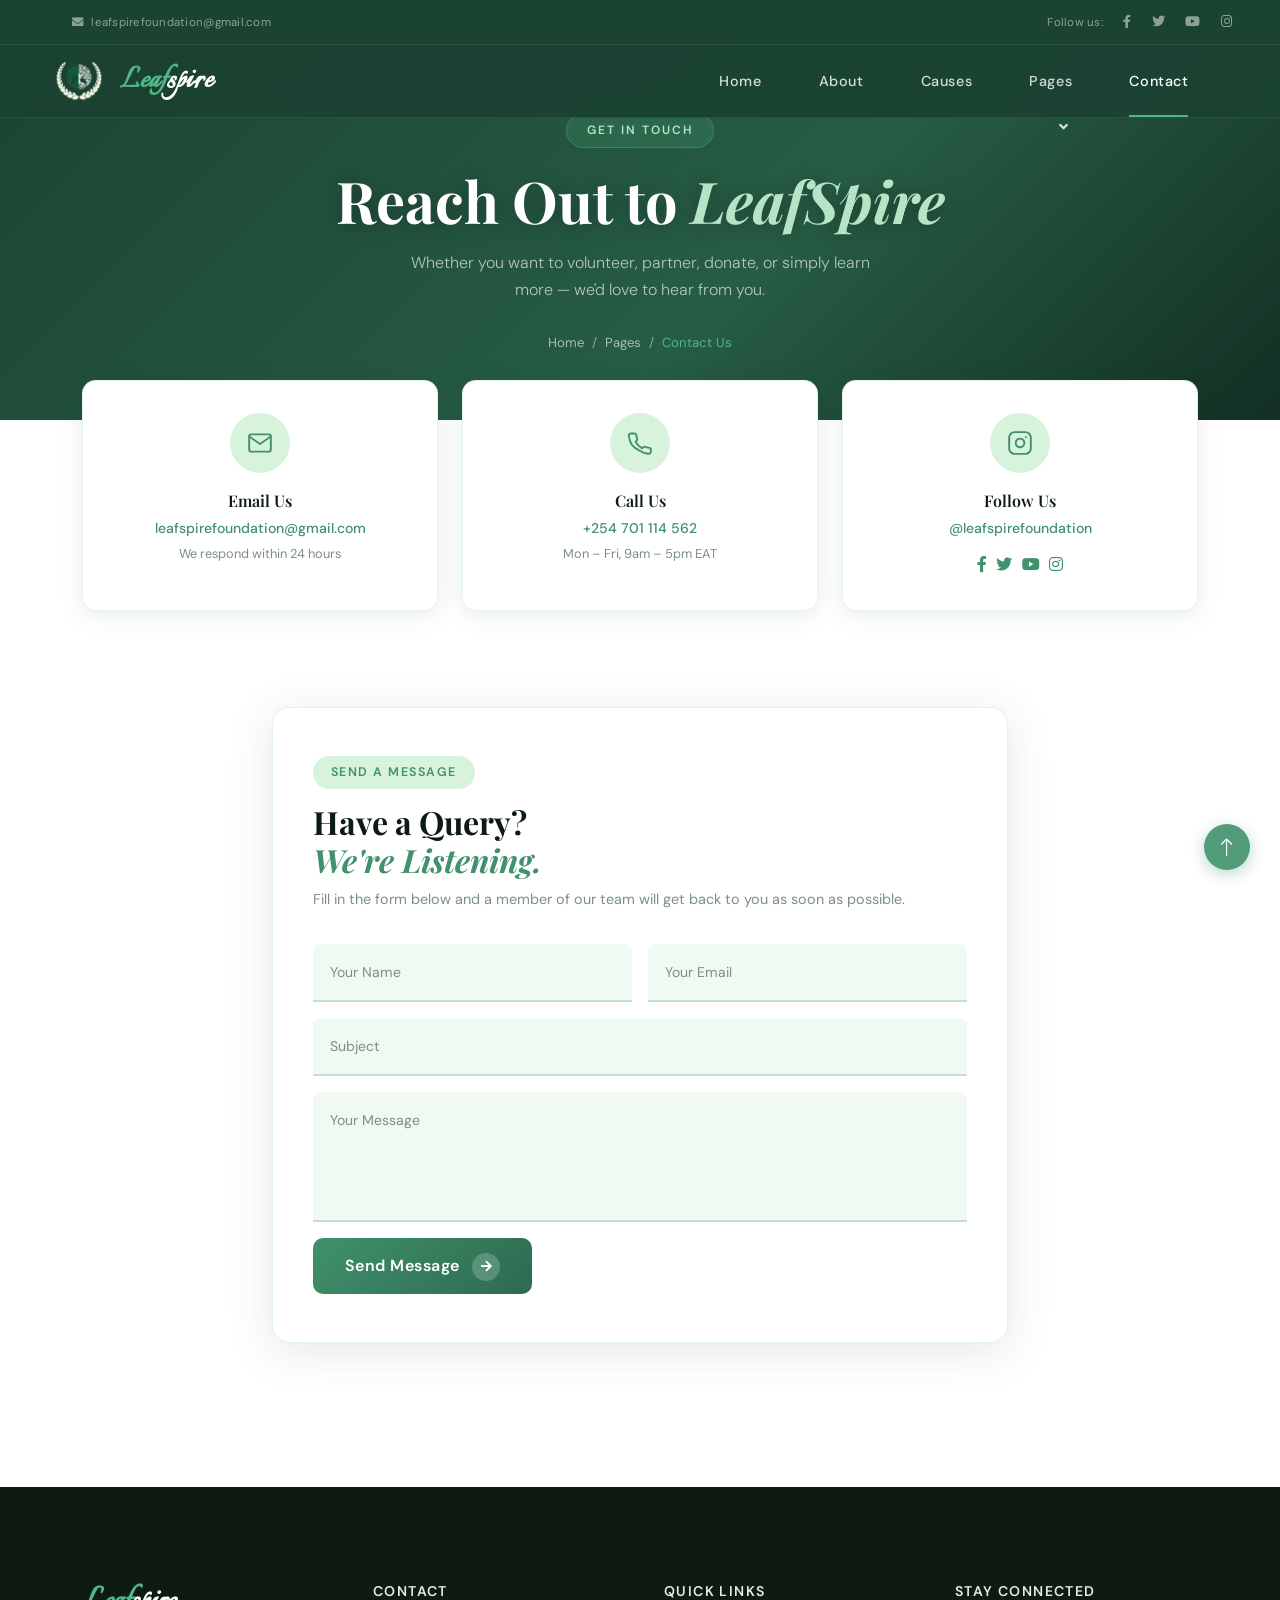
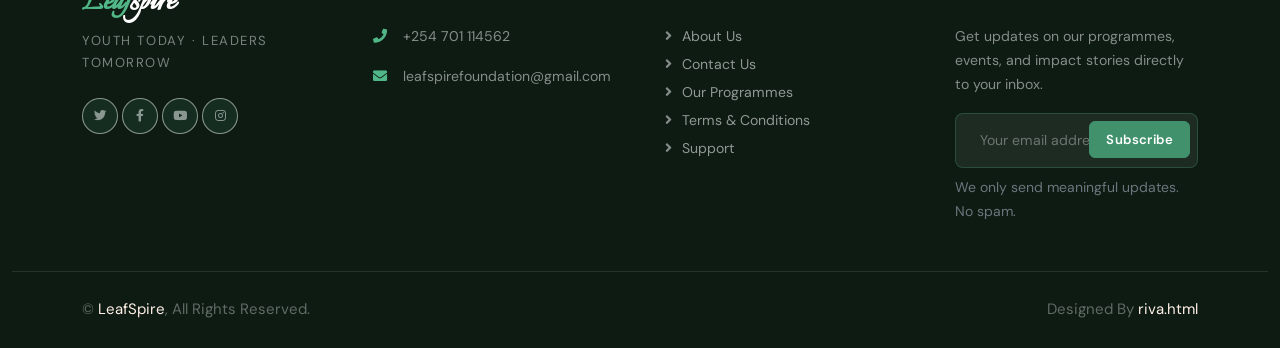
<file: contact.html>
<!DOCTYPE html>
<html lang="en">

<head>
    <meta charset="utf-8">
    <title>Contact Us — LeafSpire | Youth Today, Leaders Tomorrow</title>
    <meta content="width=device-width, initial-scale=1.0" name="viewport">
    <meta content="LeafSpire contact Kenya youth NGO mentorship mental health" name="keywords">
    <meta content="Get in touch with LeafSpire — Kenya's youth empowerment initiative." name="description">

    <!-- Favicon -->
    <link rel="shortcut icon" href="img/leafspirelogo.png">

    <!-- Google Web Fonts -->
    <link rel="preconnect" href="https://fonts.googleapis.com">
    <link rel="preconnect" href="https://fonts.gstatic.com" crossorigin>
    <link href="https://fonts.googleapis.com/css2?family=Italianno&family=Playfair+Display:ital,wght@0,600;0,700;1,600&family=DM+Sans:wght@300;400;500;600&display=swap" rel="stylesheet">

    <!-- Icon Font Stylesheet -->
    <link href="https://cdnjs.cloudflare.com/ajax/libs/font-awesome/5.10.0/css/all.min.css" rel="stylesheet">
    <link href="https://cdn.jsdelivr.net/npm/bootstrap-icons@1.4.1/font/bootstrap-icons.css" rel="stylesheet">

    <!-- Libraries -->
    <link href="lib/animate/animate.min.css" rel="stylesheet">
    <link href="lib/owlcarousel/assets/owl.carousel.min.css" rel="stylesheet">

    <!-- Bootstrap -->
    <link href="css/bootstrap.min.css" rel="stylesheet">
    <link href="css/style.css" rel="stylesheet">

    <style>
        /* ===== CSS VARIABLES (matches index exactly) ===== */
        :root {
            --green-deep:   #1b4332;
            --green-mid:    #2d6a4f;
            --green-main:   #40916c;
            --green-soft:   #52b788;
            --green-light:  #b7e4c7;
            --green-pale:   #d8f3dc;
            --green-mist:   #f0faf3;
            --white:        #ffffff;
            --dark:         #0d1b12;
            --text-body:    #3a4a3e;
            --text-muted:   #7a9080;
            --shadow-card:  0 4px 24px rgba(29,67,44,0.10);
            --shadow-hover: 0 12px 36px rgba(29,67,44,0.18);
            --radius-card:  14px;
            --transition:   all 0.32s cubic-bezier(0.4, 0, 0.2, 1);
        }

        *, *::before, *::after { box-sizing: border-box; }

        body {
            font-family: 'DM Sans', sans-serif;
            color: var(--text-body);
            background: #fff;
            line-height: 1.7;
            -webkit-font-smoothing: antialiased;
        }

        h1, h2, h3, h4, h5 {
            font-family: 'Playfair Display', Georgia, serif;
            color: var(--dark);
            line-height: 1.25;
        }

        /* Bootstrap overrides */
        .text-primary   { color: var(--green-main) !important; }
        .bg-primary     { background-color: var(--green-main) !important; }
        .btn-primary    { background-color: var(--green-main); border-color: var(--green-main); color: #fff; font-weight: 600; letter-spacing: 0.03em; }
        .btn-primary:hover, .btn-primary:focus { background-color: var(--green-deep); border-color: var(--green-deep); transform: translateY(-1px); box-shadow: 0 6px 20px rgba(64,145,108,0.35); }
        .btn-outline-primary { border-color: var(--green-main); color: var(--green-main); font-weight: 600; }
        .btn-outline-primary:hover { background-color: var(--green-main); border-color: var(--green-main); color: #fff; transform: translateY(-1px); }
        .bg-secondary   { background-color: var(--green-pale) !important; }

        /* Spinner */
        #spinner { z-index: 9999; }
        .spinner-grow.text-primary { color: var(--green-main) !important; }

        /* Top bar */
        .top-bar {
            background: var(--green-deep);
            padding: 8px 0;
            font-size: 0.82rem;
            letter-spacing: 0.02em;
        }
        .top-bar a { transition: var(--transition); }
        .top-bar a:hover { color: var(--green-light) !important; }

        /* Navbar */
        .navbar {
            background: rgba(27, 67, 50, 0.97) !important;
            backdrop-filter: blur(12px);
            -webkit-backdrop-filter: blur(12px);
            border-bottom: 1px solid rgba(82,183,136,0.15);
            padding: 0 2rem;
            transition: var(--transition);
        }
        .navbar-brand h1 {
            font-family: 'Italianno', cursive;
            font-size: 2.2rem;
            margin-bottom: 0 !important;
            line-height: 1;
            letter-spacing: 0.02em;
            color: var(--green-soft) !important;
        }
        .navbar-brand h1 span { color: #fff !important; }
        .nav-link {
            color: rgba(255,255,255,0.82) !important;
            font-weight: 500;
            font-size: 0.9rem;
            letter-spacing: 0.04em;
            padding: 1.5rem 0.85rem !important;
            position: relative;
            transition: var(--transition);
        }
        .nav-link::after {
            content: '';
            position: absolute;
            bottom: 0; left: 50%; right: 50%;
            height: 2px;
            background: var(--green-soft);
            transition: var(--transition);
        }
        .nav-link:hover::after,
        .nav-link.active::after { left: 0.85rem; right: 0.85rem; }
        .nav-link:hover, .nav-link.active { color: #fff !important; }
        .dropdown-menu {
            background: var(--green-deep);
            border: 1px solid rgba(82,183,136,0.2);
            border-radius: 8px;
            padding: 0.5rem;
            box-shadow: 0 8px 32px rgba(0,0,0,0.2);
        }
        .dropdown-item {
            color: rgba(255,255,255,0.78) !important;
            font-size: 0.87rem;
            padding: 0.5rem 1rem;
            border-radius: 5px;
            transition: var(--transition);
        }
        .dropdown-item:hover { background: rgba(82,183,136,0.15); color: #fff !important; }
        .btn-sm-square {
            width: 24px; height: 24px;
            display: inline-flex; align-items: center; justify-content: center;
            border-radius: 50%;
            font-size: 0.7rem;
        }

        /* ===========================
           CONTACT HERO
        =========================== */
        .contact-hero {
            position: relative;
            min-height: 420px;
            display: flex;
            align-items: center;
            overflow: hidden;
            background: var(--green-deep);
        }
        .contact-hero__bg {
            position: absolute;
            inset: 0;
            background-image: url('https://images.unsplash.com/photo-1529156069898-49953e39b3ac?w=1600&q=80&auto=format&fit=crop');
            background-size: cover;
            background-position: center 30%;
            opacity: 0.22;
            transform: scale(1.04);
            transition: transform 8s ease;
        }
        .contact-hero:hover .contact-hero__bg { transform: scale(1.0); }
        .contact-hero__overlay {
            position: absolute;
            inset: 0;
            background: linear-gradient(135deg, rgba(27,67,50,0.88) 0%, rgba(45,106,79,0.65) 60%, rgba(0,0,0,0.3) 100%);
        }
        .contact-hero__content {
            position: relative;
            z-index: 2;
            text-align: center;
            padding: 7rem 1rem 4rem;
            width: 100%;
            opacity: 0;
            transform: translateY(28px);
            animation: heroReveal 0.9s 0.2s cubic-bezier(0.4,0,0.2,1) forwards;
        }
        @keyframes heroReveal {
            to { opacity: 1; transform: translateY(0); }
        }
        .contact-hero__eyebrow {
            display: inline-block;
            background: rgba(82,183,136,0.18);
            border: 1px solid rgba(82,183,136,0.35);
            color: var(--green-light);
            font-size: 0.75rem;
            font-weight: 600;
            letter-spacing: 0.16em;
            text-transform: uppercase;
            padding: 6px 20px;
            border-radius: 999px;
            margin-bottom: 1.2rem;
        }
        .contact-hero__title {
            font-family: 'Playfair Display', serif;
            font-size: clamp(2.2rem, 5vw, 3.6rem);
            font-weight: 700;
            color: #fff;
            text-shadow: 0 2px 20px rgba(0,0,0,0.3);
            margin-bottom: 1rem;
            line-height: 1.15;
        }
        .contact-hero__title em {
            font-style: italic;
            color: var(--green-light);
        }
        .contact-hero__sub {
            color: rgba(255,255,255,0.65);
            font-size: 1rem;
            max-width: 480px;
            margin: 0 auto 1.8rem;
            font-weight: 300;
        }
        .contact-hero__breadcrumb { list-style: none; padding: 0; margin: 0; display: flex; justify-content: center; gap: 0.5rem; }
        .contact-hero__breadcrumb li { font-size: 0.82rem; color: rgba(255,255,255,0.45); }
        .contact-hero__breadcrumb li a { color: rgba(255,255,255,0.6); text-decoration: none; transition: var(--transition); }
        .contact-hero__breadcrumb li a:hover { color: var(--green-light); }
        .contact-hero__breadcrumb li.active { color: var(--green-soft); }
        .contact-hero__breadcrumb li:not(:last-child)::after { content: '/'; margin-left: 0.5rem; }

        /* ===========================
           CONTACT INFO CARDS
        =========================== */
        .contact-info-row {
            display: grid;
            grid-template-columns: repeat(3, 1fr);
            gap: 1.5rem;
            margin-top: -2.5rem;
            position: relative;
            z-index: 10;
            margin-bottom: 0;
        }
        @media (max-width: 767px) {
            .contact-info-row { grid-template-columns: 1fr; margin-top: 2rem; }
        }
        @media (min-width: 768px) and (max-width: 991px) {
            .contact-info-row { grid-template-columns: 1fr 1fr; }
        }

        .info-card {
            background: #fff;
            border-radius: var(--radius-card);
            padding: 2rem 1.5rem;
            text-align: center;
            box-shadow: var(--shadow-card);
            border: 1px solid rgba(183,228,199,0.35);
            transition: var(--transition);
            opacity: 0;
            transform: translateY(24px);
        }
        .info-card.visible {
            opacity: 1;
            transform: translateY(0);
        }
        .info-card:hover {
            box-shadow: var(--shadow-hover);
            transform: translateY(-5px);
        }
        .info-card__icon {
            width: 60px; height: 60px;
            border-radius: 50%;
            background: var(--green-pale);
            display: flex; align-items: center; justify-content: center;
            margin: 0 auto 1.1rem;
            transition: var(--transition);
        }
        .info-card:hover .info-card__icon {
            background: var(--green-main);
        }
        .info-card:hover .info-card__icon svg path,
        .info-card:hover .info-card__icon svg circle,
        .info-card:hover .info-card__icon svg polyline,
        .info-card:hover .info-card__icon svg line,
        .info-card:hover .info-card__icon svg rect {
            stroke: #fff;
        }
        .info-card h5 {
            font-size: 1rem;
            font-weight: 600;
            margin-bottom: 0.4rem;
            color: var(--dark);
        }
        .info-card p {
            font-size: 0.88rem;
            color: var(--text-muted);
            margin: 0;
            line-height: 1.6;
        }
        .info-card a {
            color: var(--green-main);
            text-decoration: none;
            transition: var(--transition);
            font-weight: 500;
        }
        .info-card a:hover { color: var(--green-deep); }

        /* ===========================
           SECTION LABEL PILL
        =========================== */
        .section-label {
            display: inline-block;
            background-color: var(--green-pale);
            color: var(--green-main);
            font-size: 0.78rem;
            font-weight: 600;
            letter-spacing: 0.12em;
            text-transform: uppercase;
            padding: 6px 18px;
            border-radius: 999px;
            margin-bottom: 0.85rem;
        }

        /* ===========================
           FORM SECTION
        =========================== */
        .contact-section { padding: 6rem 0; background: #fff; }

        .form-card {
            background: #fff;
            border-radius: 18px;
            padding: 3rem 2.5rem;
            box-shadow: 0 8px 48px rgba(29,67,44,0.12);
            border: 1px solid rgba(183,228,199,0.4);
        }
        @media (max-width: 575px) { .form-card { padding: 2rem 1.25rem; } }

        .form-card .display-6 {
            font-family: 'Playfair Display', serif;
            font-size: clamp(1.5rem, 3vw, 2rem);
            color: var(--dark);
            margin-bottom: 0.5rem;
        }

        /* Floating label upgrade */
        .form-floating > .form-control {
            border: none;
            border-bottom: 2px solid rgba(64,145,108,0.25);
            border-radius: 8px 8px 0 0;
            background: var(--green-mist);
            padding: 1rem 1rem 0.5rem;
            font-size: 0.92rem;
            color: var(--dark);
            transition: var(--transition);
        }
        .form-floating > .form-control:focus {
            outline: none;
            box-shadow: none;
            border-bottom-color: var(--green-main);
            background: #fff;
        }
        .form-floating > label {
            color: var(--text-muted);
            font-size: 0.88rem;
            padding: 1rem;
            transition: var(--transition);
        }
        .form-floating textarea.form-control { min-height: 130px; resize: none; }

        /* Animated underline accent */
        .input-wrap { position: relative; }
        .input-wrap::after {
            content: '';
            position: absolute;
            bottom: 0; left: 0;
            width: 0; height: 2px;
            background: linear-gradient(90deg, var(--green-main), var(--green-soft));
            transition: width 0.35s ease;
            border-radius: 0 0 2px 2px;
        }
        .input-wrap:focus-within::after { width: 100%; }

        /* Submit button */
        .btn-submit {
            background: linear-gradient(135deg, var(--green-main) 0%, var(--green-mid) 100%);
            border: none;
            border-radius: 10px;
            color: #fff;
            font-weight: 600;
            font-size: 1rem;
            padding: 0.85rem 2rem;
            letter-spacing: 0.03em;
            transition: var(--transition);
            position: relative;
            overflow: hidden;
            cursor: pointer;
        }
        .btn-submit::before {
            content: '';
            position: absolute; inset: 0;
            background: linear-gradient(135deg, var(--green-soft), var(--green-main));
            opacity: 0;
            transition: opacity 0.35s;
        }
        .btn-submit:hover::before { opacity: 1; }
        .btn-submit:hover {
            transform: translateY(-2px);
            box-shadow: 0 8px 28px rgba(64,145,108,0.40);
        }
        .btn-submit span, .btn-submit .btn-sm-square { position: relative; z-index: 1; }
        .btn-submit .btn-sm-square { background: rgba(255,255,255,0.2); }

        /* Success message */
        .form-success {
            display: none;
            text-align: center;
            padding: 2rem;
        }
        .form-success.show { display: block; }
        .form-success__icon {
            width: 70px; height: 70px;
            border-radius: 50%;
            background: var(--green-pale);
            display: flex; align-items: center; justify-content: center;
            margin: 0 auto 1.2rem;
        }

        /* ===========================
           SCROLL REVEAL
        =========================== */
        .reveal { opacity: 0; transform: translateY(28px); transition: opacity 0.6s ease, transform 0.6s ease; }
        .reveal.visible { opacity: 1; transform: translateY(0); }
        .reveal-delay-1 { transition-delay: 0.1s; }
        .reveal-delay-2 { transition-delay: 0.22s; }
        .reveal-delay-3 { transition-delay: 0.34s; }

        /* ===========================
           FOOTER (matches index exactly)
        =========================== */
        .footer { background: var(--dark) !important; }
        .footer h1 {
            font-family: 'Italianno', cursive;
            font-size: 2.4rem;
            color: var(--green-soft) !important;
            margin-bottom: 0.5rem;
            line-height: 1;
        }
        .footer h1 span { color: #fff !important; }
        .footer h5 { font-family: 'DM Sans', sans-serif; font-size: 0.88rem; font-weight: 600; letter-spacing: 0.1em; text-transform: uppercase; color: rgba(255,255,255,0.9) !important; }
        .footer .btn-square {
            width: 36px; height: 36px;
            border-radius: 50%;
            background: rgba(82,183,136,0.12);
            border: 1px solid rgba(82,183,136,0.25);
            color: var(--green-light);
            font-size: 0.78rem;
            display: inline-flex; align-items: center; justify-content: center;
            transition: var(--transition);
        }
        .footer .btn-square:hover { background: var(--green-main); border-color: var(--green-main); color: #fff; transform: scale(1.1); }
        .footer .btn-link { color: rgba(255,255,255,0.55) !important; font-size: 0.88rem; padding: 0.25rem 0; text-decoration: none; display: block; transition: var(--transition); }
        .footer .btn-link:hover { color: var(--green-light) !important; padding-left: 6px; }
        .footer p { font-size: 0.88rem; color: rgba(255,255,255,0.5); }
        .footer .form-control {
            background: rgba(255,255,255,0.07) !important;
            border: 1px solid rgba(82,183,136,0.25) !important;
            color: #fff !important;
            border-radius: 8px;
            font-size: 0.88rem;
        }
        .footer .form-control::placeholder { color: rgba(255,255,255,0.35); }
        .footer .form-control:focus { border-color: var(--green-soft) !important; box-shadow: 0 0 0 3px rgba(82,183,136,0.15); }
        .footer .btn-primary { border-radius: 6px; font-size: 0.82rem; padding: 0.4rem 1rem; }
        .copyright {
            border-top: 1px solid rgba(255,255,255,0.07);
            padding: 1.25rem 0;
            font-size: 0.82rem;
            color: rgba(255,255,255,0.35);
        }
        .copyright a { color: var(--green-light); text-decoration: none; }
        .copyright a:hover { color: var(--green-soft); }

        /* Popup */
        .leafspire-popup {
            display: none; position: fixed; inset: 0;
            background: rgba(0,0,0,0.6); backdrop-filter: blur(6px);
            justify-content: center; align-items: center; z-index: 9999;
        }
        .leafspire-popup-card {
            background: #fff; padding: 30px; border-radius: 16px;
            text-align: center; width: 90%; max-width: 420px;
            animation: popIn 0.25s ease;
        }
        .leafspire-icon { font-size: 42px; margin-bottom: 10px; }
        .leafspire-popup-card h3 { color: #1f6f4a; }
        .leafspire-popup-card p { font-size: 14px; color: #444; }
        .leafspire-btn {
            margin-top: 15px; padding: 10px 20px; border: none;
            background: #1f6f4a; color: white; border-radius: 8px; cursor: pointer;
        }
        @keyframes popIn {
            from { transform: scale(0.85); opacity: 0; }
            to { transform: scale(1); opacity: 1; }
        }

        /* Back to top */
        .back-to-top {
            background: var(--green-main) !important;
            border: none !important;
            box-shadow: 0 4px 16px rgba(64,145,108,0.4);
            border-radius: 50% !important;
            width: 46px; height: 46px;
            display: flex; align-items: center; justify-content: center;
        }
        .back-to-top:hover { background: var(--green-deep) !important; transform: translateY(-3px); }

        /* Responsive */
        @media (max-width: 991.98px) {
            .navbar { padding: 0.5rem 1rem; }
            .nav-link { padding: 0.6rem 1rem !important; }
            .nav-link::after { display: none; }
        }
    </style>
</head>

<body>
    <!-- Spinner -->
    <div id="spinner" class="show bg-white position-fixed translate-middle w-100 vh-100 top-50 start-50 d-flex align-items-center justify-content-center">
        <div class="spinner-grow text-primary" role="status"></div>
    </div>

    <!-- Navbar -->
    <div class="container-fluid fixed-top px-0 wow fadeIn" data-wow-delay="0.1s">
        <div class="top-bar text-white-50 row gx-0 align-items-center d-none d-lg-flex">
            <div class="col-lg-6 px-5 text-start">
                <small class="ms-4"><i class="fa fa-envelope me-2"></i>leafspirefoundation@gmail.com</small>
            </div>
            <div class="col-lg-6 px-5 text-end">
                <small>Follow us:</small>
                <a class="text-white-50 ms-3" href="https://www.facebook.com/profile.php?id=61590070211326"><i class="fab fa-facebook-f"></i></a>
                <a class="text-white-50 ms-3" href="https://x.com/Leafspire"><i class="fab fa-twitter"></i></a>
                <a class="text-white-50 ms-3" href="https://youtube.com/@leafspirefoundation?si=TQPvzIE116SsMQAR"><i class="fab fa-youtube"></i></a>
                <a class="text-white-50 ms-3" href="https://www.instagram.com/leafspirefoundation/"><i class="fab fa-instagram"></i></a>
            </div>
        </div>
        <nav class="navbar navbar-expand-lg navbar-dark py-lg-0 px-lg-5 wow fadeIn" data-wow-delay="0.1s">
            <a href="index.html" class="navbar-brand ms-4 ms-lg-0 d-flex align-items-center">
                <img src="img/leafspirelogoremovebg.png" alt="Leafspire Logo" style="width:62px; height:62px; object-fit:contain; margin-right:10px;">
                <h1 class="fw-bold mb-0" style="font-family: 'Italianno', cursive; font-size: 2.2rem;">
                    Leaf<span class="text-white">spire</span>
                </h1>
            </a>
            <button type="button" class="navbar-toggler me-4" data-bs-toggle="collapse" data-bs-target="#navbarCollapse">
                <span class="navbar-toggler-icon"></span>
            </button>
            <div class="collapse navbar-collapse" id="navbarCollapse">
                <div class="navbar-nav ms-auto p-4 p-lg-0">
                    <a href="index.html" class="nav-item nav-link">Home</a>
                    <a href="about.html" class="nav-item nav-link">About</a>
                    <a href="causes.html" class="nav-item nav-link">Causes</a>
                    <div class="nav-item dropdown">
                        <a href="#" class="nav-link dropdown-toggle" data-bs-toggle="dropdown">Pages</a>
                        <div class="dropdown-menu m-0">
                            <a href="service.html" class="dropdown-item">Our Programmes</a>
                            <a href="team.html" class="dropdown-item">Our Team</a>
                            <a href="testimonial.html" class="dropdown-item">Get Involved</a>
                            <a href="404.html" class="dropdown-item">Stories</a>
                        </div>
                    </div>
                    <a href="contact.html" class="nav-item nav-link active">Contact</a>
                </div>
            </div>
        </nav>
    </div>
    <!-- Navbar End -->


    <!-- CONTACT HERO -->
    <div class="contact-hero">
        <div class="contact-hero__bg"></div>
        <div class="contact-hero__overlay"></div>
        <div class="contact-hero__content">
            <span class="contact-hero__eyebrow">Get In Touch</span>
            <h1 class="contact-hero__title">Reach Out to <em>LeafSpire</em></h1>
            <p class="contact-hero__sub">Whether you want to volunteer, partner, donate, or simply learn more — we'd love to hear from you.</p>
            <ol class="contact-hero__breadcrumb">
                <li><a href="index.html">Home</a></li>
                <li><a href="#">Pages</a></li>
                <li class="active">Contact Us</li>
            </ol>
        </div>
    </div>
    <!-- Hero End -->


    <!-- CONTACT INFO CARDS -->
    <div class="container" style="padding-bottom: 0;">
        <div class="contact-info-row">

            <div class="info-card" data-reveal>
                <div class="info-card__icon">
                    <svg width="26" height="26" viewBox="0 0 24 24" fill="none" stroke="var(--green-main)" stroke-width="1.75" stroke-linecap="round" stroke-linejoin="round">
                        <path d="M4 4h16c1.1 0 2 .9 2 2v12c0 1.1-.9 2-2 2H4c-1.1 0-2-.9-2-2V6c0-1.1.9-2 2-2z"/>
                        <polyline points="22,6 12,13 2,6"/>
                    </svg>
                </div>
                <h5>Email Us</h5>
                <p><a href="mailto:leafspirefoundation@gmail.com">leafspirefoundation@gmail.com</a></p>
                <p style="margin-top: 0.3rem; font-size: 0.8rem; color: var(--text-muted);">We respond within 24 hours</p>
            </div>

            <div class="info-card" data-reveal style="transition-delay: 0.12s;">
                <div class="info-card__icon">
                    <svg width="26" height="26" viewBox="0 0 24 24" fill="none" stroke="var(--green-main)" stroke-width="1.75" stroke-linecap="round" stroke-linejoin="round">
                        <path d="M22 16.92v3a2 2 0 0 1-2.18 2 19.79 19.79 0 0 1-8.63-3.07A19.5 19.5 0 0 1 4.69 14a19.79 19.79 0 0 1-3.07-8.67A2 2 0 0 1 3.6 3.21h3a2 2 0 0 1 2 1.72c.127.96.361 1.903.7 2.81a2 2 0 0 1-.45 2.11L7.91 10.9a16 16 0 0 0 6 6l1.06-.92a2 2 0 0 1 2.11-.45c.907.339 1.85.573 2.81.7A2 2 0 0 1 21.9 18a2 2 0 0 1 .1 1"/>
                    </svg>
                </div>
                <h5>Call Us</h5>
                <p><a href="tel:+254701114562">+254 701 114 562</a></p>
                <p style="margin-top: 0.3rem; font-size: 0.8rem; color: var(--text-muted);">Mon – Fri, 9am – 5pm EAT</p>
            </div>

            <div class="info-card" data-reveal style="transition-delay: 0.24s;">
                <div class="info-card__icon">
                    <svg width="26" height="26" viewBox="0 0 24 24" fill="none" stroke="var(--green-main)" stroke-width="1.75" stroke-linecap="round" stroke-linejoin="round">
                        <rect x="2" y="2" width="20" height="20" rx="5" ry="5"/>
                        <path d="M16 11.37A4 4 0 1 1 12.63 8 4 4 0 0 1 16 11.37z"/>
                        <line x1="17.5" y1="6.5" x2="17.51" y2="6.5"/>
                    </svg>
                </div>
                <h5>Follow Us</h5>
                <p>
                    <a href="https://www.instagram.com/leafspirefoundation/" target="_blank">@leafspirefoundation</a>
                </p>
                <div style="display: flex; justify-content: center; gap: 0.6rem; margin-top: 0.7rem;">
                    <a href="https://www.facebook.com/profile.php?id=61590070211326" target="_blank" style="color: var(--green-main); font-size: 1rem;"><i class="fab fa-facebook-f"></i></a>
                    <a href="https://x.com/Leafspire" target="_blank" style="color: var(--green-main); font-size: 1rem;"><i class="fab fa-twitter"></i></a>
                    <a href="https://youtube.com/@leafspirefoundation" target="_blank" style="color: var(--green-main); font-size: 1rem;"><i class="fab fa-youtube"></i></a>
                    <a href="https://www.instagram.com/leafspirefoundation/" target="_blank" style="color: var(--green-main); font-size: 1rem;"><i class="fab fa-instagram"></i></a>
                </div>
            </div>

        </div>
    </div>
    <!-- Info Cards End -->


    <!-- FORM SECTION -->
    <div class="contact-section">
        <div class="container">
            <div class="row justify-content-center">
                <div class="col-lg-8 reveal">
                    <div class="form-card">
                        <span class="section-label">Send a Message</span>
                        <h1 class="display-6 mb-2">Have a Query?<br><em style="font-style: italic; color: var(--green-main);">We're Listening.</em></h1>
                        <p style="color: var(--text-muted); font-size: 0.9rem; margin-bottom: 2rem;">Fill in the form below and a member of our team will get back to you as soon as possible.</p>

                        <div id="contactForm">
                            <div class="row g-3">
                                <div class="col-md-6">
                                    <div class="input-wrap">
                                        <div class="form-floating">
                                            <input type="text" class="form-control" id="name" placeholder="Your Name" required>
                                            <label for="name">Your Name</label>
                                        </div>
                                    </div>
                                </div>
                                <div class="col-md-6">
                                    <div class="input-wrap">
                                        <div class="form-floating">
                                            <input type="email" class="form-control" id="email" placeholder="Your Email" required>
                                            <label for="email">Your Email</label>
                                        </div>
                                    </div>
                                </div>
                                <div class="col-12">
                                    <div class="input-wrap">
                                        <div class="form-floating">
                                            <input type="text" class="form-control" id="subject" placeholder="Subject">
                                            <label for="subject">Subject</label>
                                        </div>
                                    </div>
                                </div>
                                <div class="col-12">
                                    <div class="input-wrap">
                                        <div class="form-floating">
                                            <textarea class="form-control" placeholder="Leave a message here" id="message"></textarea>
                                            <label for="message">Your Message</label>
                                        </div>
                                    </div>
                                </div>
                                <div class="col-12">
                                    <button class="btn-submit" id="submitBtn" type="button">
                                        <span>Send Message</span>
                                        <div class="d-inline-flex btn-sm-square rounded-circle ms-2" style="width:28px;height:28px;font-size:0.78rem;">
                                            <i class="fa fa-arrow-right"></i>
                                        </div>
                                    </button>
                                </div>
                            </div>
                        </div>

                        <!-- Success state -->
                        <div class="form-success" id="formSuccess">
                            <div class="form-success__icon">
                                <svg width="32" height="32" viewBox="0 0 24 24" fill="none" stroke="var(--green-main)" stroke-width="2" stroke-linecap="round" stroke-linejoin="round">
                                    <polyline points="20 6 9 17 4 12"/>
                                </svg>
                            </div>
                            <h5 style="color: var(--green-deep); margin-bottom: 0.5rem;">Message Sent!</h5>
                            <p style="font-size: 0.9rem; color: var(--text-muted);">Thank you for reaching out. We'll get back to you within 24 hours.</p>
                        </div>
                    </div>
                </div>
            </div>
        </div>
    </div>
    <!-- Form End -->


    <!-- FOOTER (exact duplicate of index.html) -->
    <div class="container-fluid bg-dark text-white-50 footer mt-5 pt-5 wow fadeIn" data-wow-delay="0.1s">
        <div class="container py-5">
            <div class="row g-5">
                <div class="col-lg-3 col-md-6">
                    <h1 class="fw-bold mb-2" style="font-family: 'Italianno', cursive; color: var(--green-soft);">
                        Leaf<span style="color: #fff;">spire</span>
                    </h1>
                    <p style="font-size: 0.82rem; color: rgba(255,255,255,0.45); letter-spacing: 0.12em; text-transform: uppercase; margin-bottom: 1rem;">Youth Today · Leaders Tomorrow</p>
                    <div class="d-flex pt-2">
                        <a class="btn btn-square me-1" href="https://x.com/Leafspire"><i class="fab fa-twitter"></i></a>
                        <a class="btn btn-square me-1" href="https://www.facebook.com/profile.php?id=61590070211326"><i class="fab fa-facebook-f"></i></a>
                        <a class="btn btn-square me-1" href="https://youtube.com/@leafspirefoundation?si=TQPvzIE116SsMQAR"><i class="fab fa-youtube"></i></a>
                        <a class="btn btn-square me-0" href="https://www.instagram.com/leafspirefoundation/"><i class="fab fa-instagram"></i></a>
                    </div>
                </div>
                <div class="col-lg-3 col-md-6">
                    <h5 class="text-light mb-4">Contact</h5>
                    <p><i class="fa fa-phone me-3" style="color: var(--green-soft);"></i>+254 701 114562</p>
                    <p><i class="fa fa-envelope me-3" style="color: var(--green-soft);"></i>leafspirefoundation@gmail.com</p>
                </div>
                <div class="col-lg-3 col-md-6">
                    <h5 class="text-light mb-4">Quick Links</h5>
                    <a class="btn btn-link" href="about.html">About Us</a>
                    <a class="btn btn-link" href="contact.html">Contact Us</a>
                    <a class="btn btn-link" href="service.html">Our Programmes</a>
                    <a class="btn btn-link" href="terms.html">Terms &amp; Conditions</a>
                    <a class="btn btn-link" href="contact.html">Support</a>
                </div>
                <div class="col-lg-3 col-md-6">
                    <h5 class="text-light mb-4">Stay Connected</h5>
                    <p>Get updates on our programmes, events, and impact stories directly to your inbox.</p>
                    <form id="subscribeForm">
                        <div class="position-relative mx-auto" style="max-width: 400px;">
                            <input class="form-control bg-transparent w-100 py-3 ps-4 pe-5 text-light" type="email" id="emailInput" placeholder="Your email address" required>
                            <button type="submit" class="btn btn-primary py-2 position-absolute top-0 end-0 mt-2 me-2">Subscribe</button>
                        </div>
                    </form>
                    <small class="text-muted d-block mt-2">We only send meaningful updates. No spam.</small>
                </div>
            </div>
        </div>
        <div class="container-fluid copyright">
            <div class="container">
                <div class="row">
                    <div class="col-md-6 text-center text-md-start mb-3 mb-md-0">
                        &copy; <a href="#">LeafSpire</a>, All Rights Reserved.
                    </div>
                    <div class="col-md-6 text-center text-md-end">
                        Designed By <a href="#">riva.html</a>
                    </div>
                </div>
            </div>
        </div>
    </div>
    <!-- Footer End -->

    <!-- Popup -->
    <div id="leafspirePopup" class="leafspire-popup">
        <div class="leafspire-popup-card">
            <div class="leafspire-icon">💚</div>
            <h3>Thank You for Joining Leafspire</h3>
            <p>You are now part of our community. Expect updates on programmes, events, and impact stories.</p>
            <button onclick="closePopup()" class="leafspire-btn">Close</button>
        </div>
    </div>

    <!-- Back to Top -->
    <a href="#" class="btn btn-lg btn-primary btn-lg-square back-to-top" style="display:none;"><i class="bi bi-arrow-up"></i></a>

    <!-- JavaScript Libraries -->
    <script src="https://code.jquery.com/jquery-3.4.1.min.js"></script>
    <script src="https://cdn.jsdelivr.net/npm/bootstrap@5.0.0/dist/js/bootstrap.bundle.min.js"></script>
    <script src="lib/wow/wow.min.js"></script>
    <script src="lib/easing/easing.min.js"></script>
    <script src="lib/waypoints/waypoints.min.js"></script>
    <script src="lib/owlcarousel/owl.carousel.min.js"></script>
    <script src="lib/parallax/parallax.min.js"></script>
    <script src="js/main.js"></script>

    <script>
        // ===== SCROLL REVEAL =====
        (function () {
            var els = document.querySelectorAll('.reveal, [data-reveal]');
            if (!els.length) return;
            var io = new IntersectionObserver(function (entries) {
                entries.forEach(function (e) {
                    if (e.isIntersecting) {
                        e.target.classList.add('visible');
                        io.unobserve(e.target);
                    }
                });
            }, { threshold: 0.1 });
            els.forEach(function (el) { io.observe(el); });
        })();

        // ===== FORM SUBMIT =====
        document.getElementById('submitBtn').addEventListener('click', function () {
            var name = document.getElementById('name').value.trim();
            var email = document.getElementById('email').value.trim();
            if (!name || !email) {
                document.getElementById('name').style.borderBottomColor = '#e74c3c';
                document.getElementById('email').style.borderBottomColor = '#e74c3c';
                return;
            }
            var form = document.getElementById('contactForm');
            var success = document.getElementById('formSuccess');
            form.style.transition = 'opacity 0.3s';
            form.style.opacity = '0';
            setTimeout(function () {
                form.style.display = 'none';
                success.classList.add('show');
            }, 320);
        });

        // ===== NEWSLETTER SUBSCRIPTION (Formspree) =====
        var subscribeForm = document.getElementById('subscribeForm');
        var popup = document.getElementById('leafspirePopup');

        subscribeForm.addEventListener('submit', async function (e) {
            e.preventDefault();
            var email = document.getElementById('emailInput').value;
            try {
                await fetch('https://formspree.io/f/xredavrk', {
                    method: 'POST',
                    headers: { 'Content-Type': 'application/json' },
                    body: JSON.stringify({ email: email })
                });
                popup.style.display = 'flex';
                subscribeForm.reset();
            } catch (error) {
                alert('Something went wrong. Please try again.');
            }
        });

        function closePopup() {
            popup.style.display = 'none';
        }

        // ===== BACK TO TOP =====
        window.addEventListener('scroll', function () {
            var btn = document.querySelector('.back-to-top');
            if (btn) btn.style.display = window.scrollY > 300 ? 'flex' : 'none';
        });
    </script>
</body>
</html>
</file>
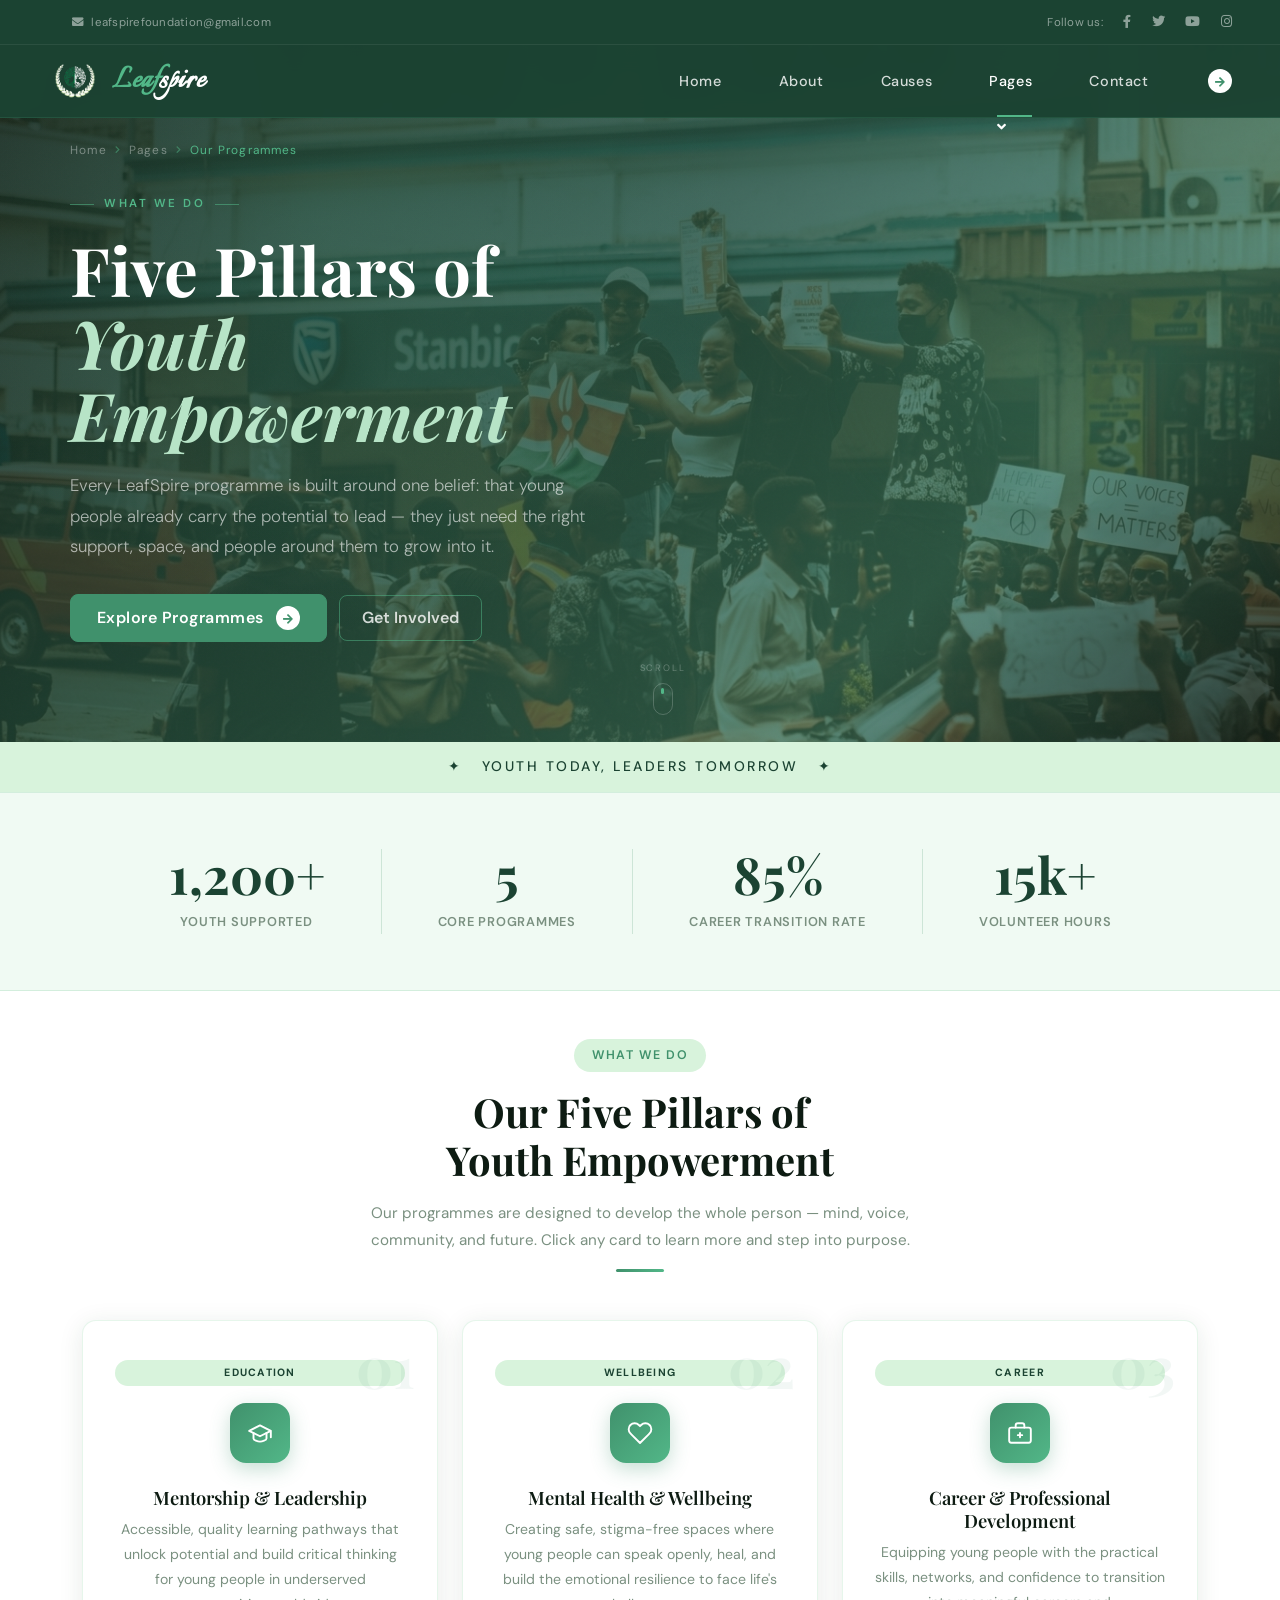
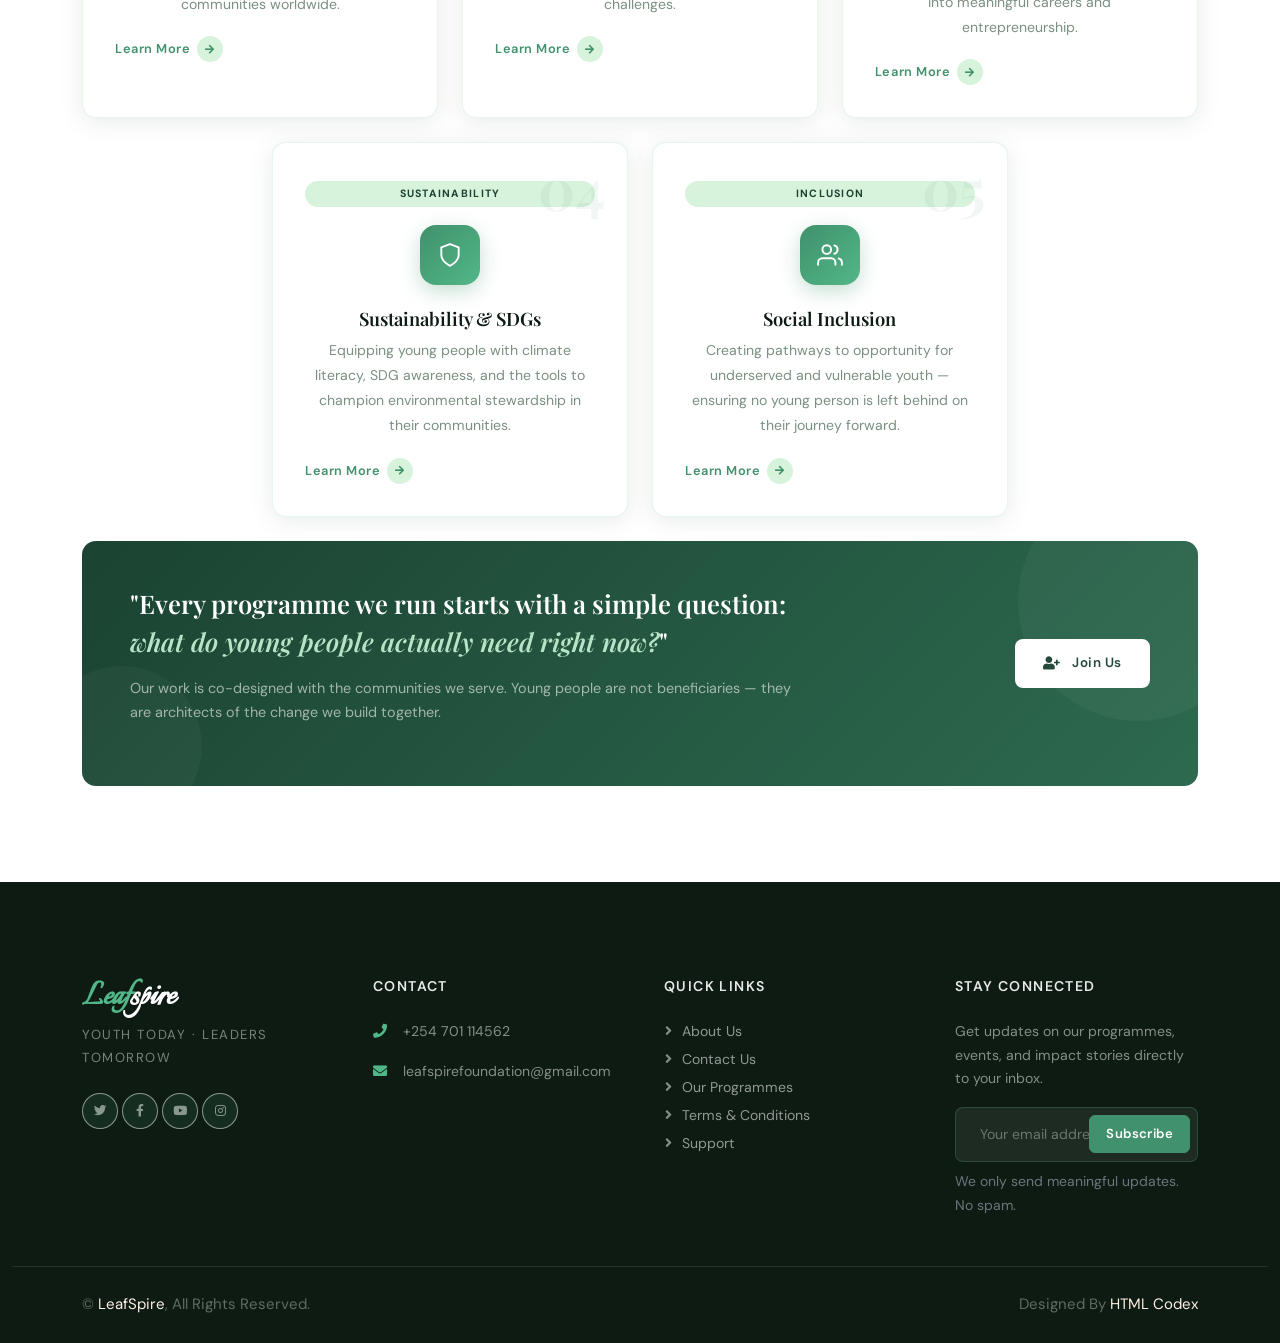
<file: service.html>
<!DOCTYPE html>
<html lang="en">
<head>
  <meta charset="utf-8">
  <title>Our Programmes — LeafSpire Youth Empowerment</title>
  <meta content="width=device-width, initial-scale=1.0" name="viewport">
  <meta content="LeafSpire youth programmes mentorship mental health community SDGs" name="keywords">
  <meta content="Explore LeafSpire's youth empowerment programmes — mentorship, mental health, community action, sustainability, and social inclusion." name="description">

  <link rel="shortcut icon" href="img/leafspirelogo.png">

  <link rel="preconnect" href="https://fonts.googleapis.com">
  <link rel="preconnect" href="https://fonts.gstatic.com" crossorigin>
  <link href="https://fonts.googleapis.com/css2?family=Italianno&family=Playfair+Display:ital,wght@0,600;0,700;1,600&family=DM+Sans:wght@300;400;500;600&display=swap" rel="stylesheet">

  <link href="https://cdnjs.cloudflare.com/ajax/libs/font-awesome/5.10.0/css/all.min.css" rel="stylesheet">
  <link href="https://cdn.jsdelivr.net/npm/bootstrap-icons@1.4.1/font/bootstrap-icons.css" rel="stylesheet">

  <link href="lib/animate/animate.min.css" rel="stylesheet">
  <link href="lib/owlcarousel/assets/owl.carousel.min.css" rel="stylesheet">
  <link href="css/bootstrap.min.css" rel="stylesheet">
  <link href="css/style.css" rel="stylesheet">

  <style>
    /* ═══════════════════════════════════════════════
       DESIGN TOKENS — identical to index.html
    ═══════════════════════════════════════════════ */
    :root {
      --green-deep:   #1b4332;
      --green-mid:    #2d6a4f;
      --green-main:   #40916c;
      --green-soft:   #52b788;
      --green-light:  #b7e4c7;
      --green-pale:   #d8f3dc;
      --green-mist:   #f0faf3;
      --white:        #ffffff;
      --dark:         #0d1b12;
      --text-body:    #3a4a3e;
      --text-muted:   #7a9080;
      --shadow-card:  0 4px 24px rgba(29,67,44,0.10);
      --shadow-hover: 0 16px 48px rgba(29,67,44,0.20);
      --radius-card:  14px;
      --transition:   all 0.32s cubic-bezier(0.4,0,0.2,1);
    }

    *, *::before, *::after { box-sizing: border-box; }
    html { scroll-behavior: smooth; }

    body {
      font-family: 'DM Sans', sans-serif;
      color: var(--text-body);
      background: #ffffff;
      line-height: 1.7;
      -webkit-font-smoothing: antialiased;
    }

    h1, h2, h3, h4, h5 {
      font-family: 'Playfair Display', Georgia, serif;
      color: var(--dark); line-height: 1.25;
    }

    .display-4, .display-6 {
      font-family: 'Playfair Display', Georgia, serif;
      font-weight: 700;
    }

    .text-primary   { color: var(--green-main) !important; }
    .bg-primary     { background-color: var(--green-main) !important; }
    .btn-primary    { background-color: var(--green-main); border-color: var(--green-main); color: #fff; font-weight: 600; letter-spacing: 0.03em; }
    .btn-primary:hover, .btn-primary:focus { background-color: var(--green-deep); border-color: var(--green-deep); transform: translateY(-1px); box-shadow: 0 6px 20px rgba(64,145,108,0.35); }
    .btn-outline-primary { border-color: var(--green-main); color: var(--green-main); font-weight: 600; }
    .btn-outline-primary:hover { background-color: var(--green-main); border-color: var(--green-main); color: #fff; transform: translateY(-1px); }
    .bg-secondary   { background-color: var(--green-pale) !important; }

    #spinner { z-index: 9999; }
    .spinner-grow.text-primary { color: var(--green-main) !important; }

    /* ── Top bar — same as index.html ── */
    .top-bar { background: var(--green-deep); padding: 8px 0; font-size: 0.82rem; letter-spacing: 0.02em; }
    .top-bar a { transition: var(--transition); }
    .top-bar a:hover { color: var(--green-light) !important; }

    /* ── Navbar — same as index.html ── */
    .navbar {
      background: rgba(27,67,50,0.97) !important;
      backdrop-filter: blur(12px); -webkit-backdrop-filter: blur(12px);
      border-bottom: 1px solid rgba(82,183,136,0.15);
      padding: 0 2rem; transition: var(--transition);
    }
    .navbar-brand h1 {
      font-family: 'Italianno', cursive; font-size: 2.2rem;
      margin-bottom: 0 !important; line-height: 1; letter-spacing: 0.02em;
      color: var(--green-soft) !important;
    }
    .navbar-brand h1 span { color: #fff !important; }
    .nav-link {
      color: rgba(255,255,255,0.82) !important; font-weight: 500;
      font-size: 0.9rem; letter-spacing: 0.04em;
      padding: 1.5rem 0.85rem !important; position: relative; transition: var(--transition);
    }
    .nav-link::after {
      content: ''; position: absolute; bottom: 0;
      left: 50%; right: 50%; height: 2px;
      background: var(--green-soft); transition: var(--transition);
    }
    .nav-link:hover::after, .nav-link.active::after { left: 0.85rem; right: 0.85rem; }
    .nav-link:hover, .nav-link.active { color: #fff !important; }
    .dropdown-menu {
      background: var(--green-deep);
      border: 1px solid rgba(82,183,136,0.2);
      border-radius: 8px; padding: 0.5rem;
      box-shadow: 0 8px 32px rgba(0,0,0,0.2);
    }
    .dropdown-item {
      color: rgba(255,255,255,0.78) !important;
      font-size: 0.87rem; padding: 0.5rem 1rem;
      border-radius: 5px; transition: var(--transition);
    }
    .dropdown-item:hover, .dropdown-item.active {
      background: rgba(82,183,136,0.15); color: #fff !important;
    }
    .navbar .btn-outline-primary { border-color: var(--green-soft); color: var(--green-soft); font-size: 0.875rem; padding: 0.45rem 1.2rem; }
    .navbar .btn-outline-primary:hover { background: var(--green-soft); color: var(--dark); }
    .btn-sm-square { width: 24px; height: 24px; display: inline-flex; align-items: center; justify-content: center; border-radius: 50%; font-size: 0.7rem; }

    /* ═══════════════════════════════════════════════
       HERO — banner image with overlay
    ═══════════════════════════════════════════════ */
    .page-hero {
      min-height: 54vh;
      position: relative; overflow: hidden;
      display: flex; align-items: center;
      background: linear-gradient(150deg, var(--green-deep) 0%, #1e4a37 45%, var(--green-mid) 100%);
    }

    /* Image overlay layer */
    .page-hero-img {
      position: absolute; inset: 0; z-index: 0;
      background-image: url('img/carousel-1.png');
      background-size: cover; background-position: center 30%;
      background-repeat: no-repeat;
    }
    .page-hero-img::after {
      content: '';
      position: absolute; inset: 0;
      background: linear-gradient(135deg,
        rgba(13,27,18,0.88) 0%,
        rgba(27,67,50,0.78) 40%,
        rgba(45,106,79,0.65) 75%,
        rgba(13,27,18,0.80) 100%);
    }

    /* Animated grain */
    .page-hero::after {
      content: '';
      position: absolute; inset: 0; z-index: 2;
      background-image: url("data:image/svg+xml,%3Csvg viewBox='0 0 512 512' xmlns='http://www.w3.org/2000/svg'%3E%3Cfilter id='n'%3E%3CfeTurbulence type='fractalNoise' baseFrequency='0.75' numOctaves='4' stitchTiles='stitch'/%3E%3C/filter%3E%3Crect width='100%25' height='100%25' filter='url(%23n)' opacity='0.03'/%3E%3C/svg%3E");
      pointer-events: none; opacity: 0.5;
    }

    /* Decorative floating leaf */
    .hero-leaf-float {
      position: absolute; right: 2%; top: 50%;
      transform: translateY(-50%);
      width: clamp(220px, 34vw, 520px);
      pointer-events: none; z-index: 3;
      opacity: 0.10;
      animation: heroLeafDrift 9s ease-in-out infinite;
    }
    @keyframes heroLeafDrift {
      0%,100% { transform: translateY(-50%) rotate(0deg) scale(1); }
      40%      { transform: translateY(-55%) rotate(3deg) scale(1.03); }
      70%      { transform: translateY(-46%) rotate(-2deg) scale(0.97); }
    }

    /* Radial glow */
    .hero-glow {
      position: absolute; top: -30%; left: -10%;
      width: 70vw; height: 70vw; border-radius: 50%;
      background: radial-gradient(circle, rgba(82,183,136,0.12) 0%, transparent 65%);
      pointer-events: none; z-index: 1;
    }

    .page-hero .container { position: relative; z-index: 4; padding: 140px 0 100px; }

    /* Top animated strip */
    .hero-top-strip {
      position: absolute; top: 0; left: 0; right: 0; height: 3px;
      background: linear-gradient(90deg, var(--green-soft), var(--green-light), var(--green-soft));
      background-size: 200% 100%;
      animation: stripMove 3.5s linear infinite; z-index: 10;
    }
    @keyframes stripMove { from{background-position:0%} to{background-position:200%} }

    /* Hero eyebrow */
    .hero-eyebrow {
      display: inline-flex; align-items: center; gap: 10px;
      font-size: 0.72rem; font-weight: 600;
      letter-spacing: 0.22em; text-transform: uppercase;
      color: var(--green-soft); margin-bottom: 1.2rem;
      opacity: 0; animation: heroSlide 0.9s 0.2s ease-out forwards;
    }
    .hero-eyebrow::before, .hero-eyebrow::after {
      content: ''; width: 24px; height: 1px;
      background: var(--green-soft); opacity: 0.55;
    }

    .hero-title {
      font-family: 'Playfair Display', serif;
      font-size: clamp(2.4rem, 5.5vw, 4.2rem);
      font-weight: 700; color: #fff; line-height: 1.08; margin-bottom: 1.2rem;
      opacity: 0; animation: heroSlide 1s 0.36s ease-out forwards;
    }
    .hero-title em { font-style: italic; color: var(--green-light); }

    .hero-sub {
      font-size: clamp(0.93rem, 1.6vw, 1.05rem);
      color: rgba(255,255,255,0.62); line-height: 1.82;
      max-width: 520px; font-weight: 300;
      margin-bottom: 2rem;
      opacity: 0; animation: heroSlide 1s 0.52s ease-out forwards;
    }

    .hero-breadcrumb {
      display: flex; align-items: center; gap: 8px;
      font-size: 0.74rem; letter-spacing: 0.1em;
      color: rgba(255,255,255,0.38);
      opacity: 0; animation: heroSlide 0.9s 0.08s ease-out forwards;
      margin-bottom: 1.6rem;
    }
    .hero-breadcrumb a { color: rgba(255,255,255,0.38); text-decoration: none; transition: color 0.2s; }
    .hero-breadcrumb a:hover { color: var(--green-soft); }
    .hero-breadcrumb .sep { font-size: 0.55rem; color: rgba(82,183,136,0.5); }
    .hero-breadcrumb .current { color: var(--green-soft); }

    /* Scroll cue */
    .hero-scroll-cue {
      position: absolute; bottom: 28px; left: 50%; transform: translateX(-50%);
      z-index: 10; display: flex; flex-direction: column; align-items: center; gap: 6px;
      opacity: 0; animation: heroSlide 1s 1s ease-out forwards;
    }
    .hero-scroll-cue span { font-size: 0.58rem; letter-spacing: 0.2em; text-transform: uppercase; color: rgba(255,255,255,0.28); }
    .scroll-mouse { width: 20px; height: 32px; border: 1.5px solid rgba(255,255,255,0.2); border-radius: 99px; display: flex; align-items: flex-start; justify-content: center; padding-top: 4px; }
    .scroll-wheel { width: 2.5px; height: 6px; background: var(--green-soft); border-radius: 99px; animation: swh 1.8s ease infinite; }
    @keyframes swh { 0%{transform:translateY(0);opacity:1}80%{transform:translateY(10px);opacity:0}100%{transform:translateY(0);opacity:0} }
    @keyframes heroSlide { from{opacity:0;transform:translateY(26px)}to{opacity:1;transform:translateY(0)} }

    /* ── Tagline strip ── */
    .tagline-strip {
      background: var(--green-pale); text-align: center;
      padding: 13px 1rem; font-size: 0.87rem; font-weight: 500;
      color: var(--green-deep); letter-spacing: 0.18em; text-transform: uppercase;
    }

    /* ── Section pill label ── */
    .section-pill {
      display: inline-block;
      background-color: var(--green-pale) !important;
      color: var(--green-main) !important;
      font-size: 0.78rem; font-weight: 600;
      letter-spacing: 0.12em; text-transform: uppercase;
      padding: 6px 18px; border-radius: 999px;
      margin-bottom: 1rem;
    }

    .section-line {
      width: 48px; height: 3px;
      background: linear-gradient(90deg, var(--green-main), var(--green-soft));
      border-radius: 99px; margin: 1rem auto 0;
    }

    /* ── Reveal animations ── */
    .reveal { opacity:0; transform:translateY(28px); transition:opacity .65s ease,transform .65s ease; }
    .reveal.visible { opacity:1; transform:translateY(0); }
    .reveal-d1 { transition-delay:.08s; }
    .reveal-d2 { transition-delay:.18s; }
    .reveal-d3 { transition-delay:.28s; }
    .reveal-d4 { transition-delay:.38s; }
    .reveal-d5 { transition-delay:.48s; }

    /* ═══════════════════════════════════════════════
       PROGRAMMES SECTION
    ═══════════════════════════════════════════════ */
    .service-section { padding: 96px 0; background: #fff; }

    /* ── Premium programme card ── */
    .prog-card {
      position: relative;
      background: #fff;
      border-radius: var(--radius-card);
      border: 1px solid rgba(183,228,199,0.35);
      box-shadow: var(--shadow-card);
      padding: 2.4rem 2rem 2rem;
      height: 100%;
      overflow: hidden;
      display: flex; flex-direction: column;
      transition: transform 0.38s cubic-bezier(0.4,0,0.2,1),
                  box-shadow 0.38s cubic-bezier(0.4,0,0.2,1),
                  border-color 0.3s ease;
    }

    .prog-card::before {
      content: '';
      position: absolute; top: 0; left: 0; right: 0; height: 3px;
      background: linear-gradient(90deg, var(--green-main), var(--green-soft));
      transform: scaleX(0); transform-origin: left;
      transition: transform 0.38s cubic-bezier(0.4,0,0.2,1);
      border-radius: var(--radius-card) var(--radius-card) 0 0;
    }
    .prog-card:hover::before { transform: scaleX(1); }

    .prog-card::after {
      content: '';
      position: absolute; top: 0; left: -100%;
      width: 55%; height: 100%;
      background: linear-gradient(105deg, transparent, rgba(255,255,255,0.07), transparent);
      transition: left 0.65s ease;
      pointer-events: none;
    }
    .prog-card:hover::after { left: 140%; }

    .prog-card:hover {
      transform: translateY(-8px);
      box-shadow: var(--shadow-hover);
      border-color: rgba(82,183,136,0.28);
    }

    .prog-card-num {
      position: absolute; top: 1rem; right: 1.4rem;
      font-family: 'Playfair Display', serif; font-size: 3.6rem;
      font-weight: 700; color: rgba(64,145,108,0.07);
      line-height: 1; pointer-events: none;
      transition: color 0.35s;
    }
    .prog-card:hover .prog-card-num { color: rgba(64,145,108,0.13); }

    .prog-tag {
      display: inline-block;
      font-size: 0.66rem; font-weight: 700;
      letter-spacing: 0.12em; text-transform: uppercase;
      color: var(--green-deep); background: var(--green-pale);
      border-radius: 999px; padding: 4px 14px;
      margin-bottom: 1.1rem;
    }

    .prog-icon {
      width: 60px; height: 60px; border-radius: 16px;
      background: linear-gradient(135deg, var(--green-main), var(--green-soft));
      display: flex; align-items: center; justify-content: center;
      font-size: 1.5rem; color: #fff; margin-bottom: 1.4rem;
      box-shadow: 0 6px 20px rgba(64,145,108,0.3);
      transition: transform 0.38s cubic-bezier(0.34,1.56,0.64,1), box-shadow 0.38s ease;
      flex-shrink: 0;
    }
    .prog-card:hover .prog-icon {
      transform: scale(1.12) rotate(-5deg);
      box-shadow: 0 12px 32px rgba(64,145,108,0.42);
    }

    .prog-card h4 {
      font-family: 'Playfair Display', serif;
      font-size: 1.15rem; color: var(--dark);
      margin-bottom: 0.7rem; font-weight: 600;
    }

    .prog-card .prog-short {
      font-size: 0.88rem; color: var(--text-muted);
      line-height: 1.78; margin-bottom: 0;
    }

    /* ── Expandable detail panel ── */
    .prog-expand {
      max-height: 0; overflow: hidden;
      transition: max-height 0.55s cubic-bezier(0.4,0,0.2,1),
                  padding 0.35s ease,
                  opacity 0.4s ease;
      opacity: 0;
    }
    .prog-expand.open {
      max-height: 600px;
      opacity: 1;
      padding-top: 1rem;
    }

    .prog-expand-inner {
      border-top: 1px solid rgba(183,228,199,0.5);
      padding-top: 1rem;
    }
    .prog-expand-inner p {
      font-size: 0.84rem; color: var(--text-muted);
      line-height: 1.78; margin-bottom: 0.8rem;
    }
    .prog-expand-inner ul {
      padding-left: 1.2rem; margin-bottom: 0.8rem;
    }
    .prog-expand-inner ul li {
      font-size: 0.83rem; color: var(--text-muted);
      line-height: 1.7; margin-bottom: 0.3rem;
    }
    .prog-expand-inner .outcome-chip {
      display: inline-block;
      background: var(--green-mist);
      color: var(--green-deep);
      font-size: 0.7rem; font-weight: 600;
      letter-spacing: 0.06em;
      border-radius: 99px; padding: 4px 12px;
      margin: 2px;
    }

    /* Learn More toggle button */
    .prog-link {
      display: inline-flex; align-items: center; gap: 7px;
      font-size: 0.8rem; font-weight: 600; letter-spacing: 0.04em;
      color: var(--green-main); text-decoration: none;
      transition: gap 0.25s ease, color 0.2s;
      background: none; border: none; padding: 0; cursor: pointer;
      margin-top: 1.2rem;
    }
    .prog-link:hover { gap: 12px; color: var(--green-deep); text-decoration: none; }
    .prog-link-arrow {
      width: 26px; height: 26px; border-radius: 50%;
      background: var(--green-pale); color: var(--green-main);
      display: inline-flex; align-items: center; justify-content: center;
      font-size: 0.65rem; transition: background 0.25s ease, color 0.25s ease, transform 0.3s ease;
    }
    .prog-link:hover .prog-link-arrow { background: var(--green-main); color: #fff; }
    .prog-link.active .prog-link-arrow { transform: rotate(90deg); background: var(--green-main); color: #fff; }

    /* ── Feature highlight bar ── */
    .prog-highlight {
      background: linear-gradient(135deg, var(--green-deep), var(--green-mid));
      border-radius: var(--radius-card);
      padding: 2.8rem 3rem;
      position: relative; overflow: hidden;
      margin-top: 3rem;
    }
    .prog-highlight::before {
      content: '';
      position: absolute; top: -60px; right: -60px;
      width: 240px; height: 240px; border-radius: 50%;
      background: rgba(255,255,255,0.04); pointer-events: none;
    }
    .prog-highlight::after {
      content: '';
      position: absolute; bottom: -40px; left: -40px;
      width: 160px; height: 160px; border-radius: 50%;
      background: rgba(255,255,255,0.03); pointer-events: none;
    }
    .prog-highlight-text {
      font-family: 'Playfair Display', serif;
      font-size: clamp(1.2rem, 2.2vw, 1.6rem);
      color: #fff; line-height: 1.45; font-weight: 600;
    }
    .prog-highlight-text em { color: var(--green-light); font-style: italic; }
    .prog-highlight-sub {
      font-size: 0.9rem; color: rgba(255,255,255,0.58);
      margin-top: 0.6rem; line-height: 1.72;
    }
    .btn-highlight {
      display: inline-flex; align-items: center; gap: 8px;
      font-size: 0.84rem; font-weight: 600;
      letter-spacing: 0.04em; background: #fff; color: var(--green-deep);
      border: none; border-radius: 8px; padding: 13px 28px;
      text-decoration: none; transition: all 0.3s ease;
    }
    .btn-highlight:hover {
      background: var(--green-light); color: var(--green-deep); text-decoration: none;
      transform: translateY(-2px); box-shadow: 0 10px 28px rgba(0,0,0,0.22);
    }

    /* ═══════════════════════════════════════════════
       STATS STRIP
    ═══════════════════════════════════════════════ */
    .stats-strip {
      background: var(--green-mist);
      padding: 56px 0;
      border-top: 1px solid rgba(183,228,199,0.5);
      border-bottom: 1px solid rgba(183,228,199,0.5);
    }
    .stat-item { text-align: center; }
    .stat-num {
      font-family: 'Playfair Display', serif;
      font-size: clamp(2.2rem, 4vw, 3.2rem);
      font-weight: 700; color: var(--green-deep);
      line-height: 1; display: block; margin-bottom: 0.4rem;
    }
    .stat-label {
      font-size: 0.8rem; font-weight: 600;
      color: var(--text-muted); letter-spacing: 0.06em;
      text-transform: uppercase;
    }
    .stat-divider {
      width: 1px; background: rgba(64,145,108,0.2);
      align-self: stretch; margin: 0 2rem;
    }

    /* ═══════════════════════════════════════════════
       FOOTER — exact match to index.html
    ═══════════════════════════════════════════════ */
    .footer { background: var(--dark) !important; }
    .footer h1 {
      font-family: 'Italianno', cursive; font-size: 2.4rem;
      color: var(--green-soft) !important; margin-bottom: 0.5rem; line-height: 1;
    }
    .footer h1 span { color: #fff !important; }
    .footer h5 { font-family: 'DM Sans', sans-serif; font-size: 0.88rem; font-weight: 600; letter-spacing: 0.1em; text-transform: uppercase; color: rgba(255,255,255,0.9) !important; }
    .footer .btn-square {
      width: 36px; height: 36px; border-radius: 50%;
      background: rgba(82,183,136,0.12); border: 1px solid rgba(82,183,136,0.25);
      color: var(--green-light); font-size: 0.78rem;
      display: inline-flex; align-items: center; justify-content: center;
      transition: var(--transition);
    }
    .footer .btn-square:hover { background: var(--green-main); border-color: var(--green-main); color: #fff; transform: scale(1.1); }
    .footer .btn-link { color: rgba(255,255,255,0.55) !important; font-size: 0.88rem; padding: 0.25rem 0; text-decoration: none; display: block; transition: var(--transition); }
    .footer .btn-link:hover { color: var(--green-light) !important; padding-left: 6px; }
    .footer p { font-size: 0.88rem; color: rgba(255,255,255,0.5); }
    .footer .form-control { background: rgba(255,255,255,0.07) !important; border: 1px solid rgba(82,183,136,0.25) !important; color: #fff !important; border-radius: 8px; font-size: 0.88rem; }
    .footer .form-control::placeholder { color: rgba(255,255,255,0.35); }
    .footer .form-control:focus { border-color: var(--green-soft) !important; box-shadow: 0 0 0 3px rgba(82,183,136,0.15); }
    .footer .btn-primary { border-radius: 6px; font-size: 0.82rem; padding: 0.4rem 1rem; }
    .copyright { border-top: 1px solid rgba(255,255,255,0.07); padding: 1.25rem 0; font-size: 0.82rem; color: rgba(255,255,255,0.35); }
    .copyright a { color: var(--green-light); text-decoration: none; }
    .copyright a:hover { color: var(--green-soft); }

    /* ── Back to top ── */
    .back-to-top {
      background: var(--green-main) !important; border: none !important;
      box-shadow: 0 4px 16px rgba(64,145,108,0.4);
      border-radius: 50% !important; width: 46px; height: 46px;
      display: flex; align-items: center; justify-content: center;
    }
    .back-to-top:hover { background: var(--green-deep) !important; transform: translateY(-3px); }

    /* ── Popup ── */
    .leafspire-popup { display:none; position:fixed; inset:0; background:rgba(0,0,0,0.6); backdrop-filter:blur(6px); justify-content:center; align-items:center; z-index:9999; }
    .leafspire-popup-card { background:#fff; padding:30px; border-radius:16px; text-align:center; width:90%; max-width:420px; animation:popIn 0.25s ease; }
    .leafspire-icon { font-size:42px; margin-bottom:10px; }
    .leafspire-popup-card h3 { color:#1f6f4a; }
    .leafspire-popup-card p { font-size:14px; color:#444; }
    .leafspire-btn { margin-top:15px; padding:10px 20px; border:none; background:#1f6f4a; color:white; border-radius:8px; cursor:pointer; }
    @keyframes popIn { from{transform:scale(0.85);opacity:0} to{transform:scale(1);opacity:1} }

    /* ── Responsive ── */
    @media (max-width: 991.98px) {
      .navbar { padding: 0.5rem 1rem; }
      .nav-link { padding: 0.6rem 1rem !important; }
      .nav-link::after { display: none; }
      .page-hero .container { padding: 110px 0 80px; }
    }
    @media (max-width: 767.98px) {
      .prog-highlight { padding: 2rem 1.5rem; }
      .prog-highlight .d-flex { flex-direction: column; gap: 0.8rem !important; }
      .stats-strip .d-flex { flex-direction: column; gap: 2rem; }
      .stat-divider { display: none; }
    }
    @media (max-width: 575.98px) {
      .hero-title { font-size: 2.2rem; }
    }
  </style>
</head>

<body>

  <!-- Spinner -->
  <div id="spinner" class="show bg-white position-fixed translate-middle w-100 vh-100 top-50 start-50 d-flex align-items-center justify-content-center">
    <div class="spinner-grow text-primary" role="status"></div>
  </div>

  <!-- ══ NAVBAR — exact match to index.html ══ -->
  <div class="container-fluid fixed-top px-0 wow fadeIn" data-wow-delay="0.1s">
    <div class="top-bar text-white-50 row gx-0 align-items-center d-none d-lg-flex">
      <div class="col-lg-6 px-5 text-start">
        <small class="ms-4"><i class="fa fa-envelope me-2"></i>leafspirefoundation@gmail.com</small>
      </div>
      <div class="col-lg-6 px-5 text-end">
        <small>Follow us:</small>
        <a class="text-white-50 ms-3" href="https://www.facebook.com/profile.php?id=61590070211326"><i class="fab fa-facebook-f"></i></a>
        <a class="text-white-50 ms-3" href="https://x.com/Leafspire"><i class="fab fa-twitter"></i></a>
        <a class="text-white-50 ms-3" href="https://youtube.com/@leafspirefoundation?si=TQPvzIE116SsMQAR"><i class="fab fa-youtube"></i></a>
        <a class="text-white-50 ms-3" href="https://www.instagram.com/leafspirefoundation/"><i class="fab fa-instagram"></i></a>
      </div>
    </div>

    <nav class="navbar navbar-expand-lg navbar-dark py-lg-0 px-lg-5 wow fadeIn" data-wow-delay="0.1s">
      <!-- Logo + brand name — exact match to index.html -->
      <a href="index.html" class="navbar-brand ms-4 ms-lg-0 d-flex align-items-center">
        <img src="img/leafspirelogoremovebg.png" alt="LeafSpire Logo"
             style="width:54px; height:54px; object-fit:contain; margin-right:10px;">
        <h1 class="fw-bold mb-0" style="font-family:'Italianno',cursive; font-size:2.2rem;">
          Leaf<span class="text-white">spire</span>
        </h1>
      </a>

      <button type="button" class="navbar-toggler me-4" data-bs-toggle="collapse" data-bs-target="#navbarCollapse">
        <span class="navbar-toggler-icon"></span>
      </button>

      <div class="collapse navbar-collapse" id="navbarCollapse">
        <div class="navbar-nav ms-auto p-4 p-lg-0">
          <a href="index.html" class="nav-item nav-link">Home</a>
          <a href="about.html" class="nav-item nav-link">About</a>
          <a href="causes.html" class="nav-item nav-link">Causes</a>
          <div class="nav-item dropdown">
            <a href="#" class="nav-link dropdown-toggle active" data-bs-toggle="dropdown">Pages</a>
            <div class="dropdown-menu m-0">
              <a href="service.html" class="dropdown-item active">Our Programmes</a>
              <a href="team.html" class="dropdown-item">Our Team</a>
              <a href="testimonial.html" class="dropdown-item">Get Involved</a>
              <a href="404.html" class="dropdown-item">Stories</a>
            </div>
          </div>
          <a href="contact.html" class="nav-item nav-link">Contact</a>
        </div>
        <div class="d-none d-lg-flex ms-2">
            <div class="d-inline-flex btn-sm-square bg-white text-primary rounded-circle ms-2">
              <i class="fa fa-arrow-right"></i>
            </div>
          </a>
        </div>
      </div>
    </nav>
  </div>
  <!-- ══ NAVBAR END ══ -->


  <!-- ══ CINEMATIC HERO ══ -->
  <section class="page-hero" id="page-hero">
    <!-- Banner image with overlay -->
    <div class="page-hero-img"></div>

    <div class="hero-top-strip"></div>
    <div class="hero-glow"></div>

    <!-- Floating decorative leaf -->
    <svg class="hero-leaf-float" viewBox="0 0 580 560" fill="none" xmlns="http://www.w3.org/2000/svg" aria-hidden="true">
      <defs>
        <radialGradient id="hg1" cx="50%" cy="45%" r="55%">
          <stop offset="0%"   stop-color="#52B788" stop-opacity="1"/>
          <stop offset="100%" stop-color="#163829" stop-opacity="0"/>
        </radialGradient>
      </defs>
      <path d="M300,50 C480,30,580,130,560,280 C540,430,420,530,280,540 C140,550,20,460,10,310 C0,160,120,70,300,50 Z" fill="url(#hg1)" stroke="rgba(82,183,136,0.3)" stroke-width="1"/>
      <line x1="300" y1="50"  x2="280" y2="540" stroke="rgba(149,213,178,0.3)" stroke-width="1.5"/>
      <line x1="290" y1="150" x2="480" y2="120" stroke="rgba(149,213,178,0.2)" stroke-width="1"/>
      <line x1="288" y1="210" x2="510" y2="200" stroke="rgba(149,213,178,0.2)" stroke-width="1"/>
      <line x1="286" y1="270" x2="530" y2="270" stroke="rgba(149,213,178,0.18)" stroke-width="1"/>
      <line x1="290" y1="150" x2="80"  y2="130" stroke="rgba(149,213,178,0.18)" stroke-width="1"/>
      <line x1="288" y1="220" x2="40"  y2="230" stroke="rgba(149,213,178,0.15)" stroke-width="1"/>
    </svg>

    <div class="container">
      <div class="row">
        <div class="col-lg-7 col-xl-6">
          <!-- Breadcrumb -->
          <nav class="hero-breadcrumb" aria-label="breadcrumb">
            <a href="index.html">Home</a>
            <span class="sep"><i class="fa fa-chevron-right" style="font-size:0.5rem;"></i></span>
            <a href="#">Pages</a>
            <span class="sep"><i class="fa fa-chevron-right" style="font-size:0.5rem;"></i></span>
            <span class="current">Our Programmes</span>
          </nav>

          <div class="hero-eyebrow">What We Do</div>

          <h1 class="hero-title">
            Five Pillars of<br>
            <em>Youth Empowerment</em>
          </h1>

          <p class="hero-sub">
            Every LeafSpire programme is built around one belief: that young people already carry the potential to lead — they just need the right support, space, and people around them to grow into it.
          </p>

          <div style="opacity:0; animation:heroSlide 1s .68s ease-out forwards;">
            <a href="#programmes" class="btn btn-primary me-2" style="border-radius:8px; padding:11px 26px;">
              Explore Programmes
              <div class="d-inline-flex btn-sm-square bg-white text-primary rounded-circle ms-2">
                <i class="fa fa-arrow-right"></i>
              </div>
            </a>
            <a href="testimonial.html" class="btn btn-outline-primary" style="border-radius:8px; padding:10px 22px; border-color:rgba(82,183,136,0.5); color:rgba(255,255,255,0.8);">
              Get Involved
            </a>
          </div>
        </div>
      </div>
    </div>

    <div class="hero-scroll-cue">
      <span>Scroll</span>
      <div class="scroll-mouse"><div class="scroll-wheel"></div></div>
    </div>
  </section>
  <!-- ══ HERO END ══ -->


  <!-- Tagline strip -->
  <div class="tagline-strip">✦ &nbsp; Youth Today, Leaders Tomorrow &nbsp; ✦</div>


  <!-- ══ STATS STRIP ══ -->
  <div class="stats-strip">
    <div class="container">
      <div class="d-flex justify-content-center align-items-center flex-wrap gap-4">
        <div class="stat-item reveal reveal-d1">
          <span class="stat-num">1,200+</span>
          <span class="stat-label">Youth Supported</span>
        </div>
        <div class="stat-divider d-none d-md-block"></div>
        <div class="stat-item reveal reveal-d2">
          <span class="stat-num">5</span>
          <span class="stat-label">Core Programmes</span>
        </div>
        <div class="stat-divider d-none d-md-block"></div>
        <div class="stat-item reveal reveal-d3">
          <span class="stat-num">85%</span>
          <span class="stat-label">Career Transition Rate</span>
        </div>
        <div class="stat-divider d-none d-md-block"></div>
        <div class="stat-item reveal reveal-d4">
          <span class="stat-num">15k+</span>
          <span class="stat-label">Volunteer Hours</span>
        </div>
      </div>
    </div>
  </div>
  <!-- ══ STATS STRIP END ══ -->


  <!-- ══ PROGRAMMES SECTION ══ -->
  <div class="container-xxl py-5 service-section" id="programmes">
    <div class="container">

      <!-- Section header -->
      <div class="text-center mx-auto mb-5 reveal" style="max-width:580px;">
        <div class="section-pill">What We Do</div>
        <h1 class="display-6 mb-3">Our Five Pillars of<br>Youth Empowerment</h1>
        <p style="color:var(--text-muted); font-size:0.95rem; line-height:1.75;">
          Our programmes are designed to develop the whole person — mind, voice, community, and future. Click any card to learn more and step into purpose.
        </p>
        <div class="section-line"></div>
      </div>

      <!-- Card grid -->
      <div class="row g-4 justify-content-center">

        <!-- ── Card 1: Youth Education ── -->
        <div class="col-lg-4 col-md-6 reveal reveal-d1">
          <div class="prog-card text-center h-100">
            <span class="prog-card-num">01</span>
            <span class="prog-tag">Education</span>
            <div class="prog-icon mx-auto">
              <svg width="26" height="26" viewBox="0 0 24 24" fill="none" stroke="currentColor" stroke-width="1.75" stroke-linecap="round" stroke-linejoin="round">
                <path d="M22 10v6M2 10l10-5 10 5-10 5z"/>
                <path d="M6 12v5c0 1.66 4 3 6 3s6-1.34 6-3v-5"/>
              </svg>
            </div>
            <h4 class="mb-2">Mentorship & Leadership</h4>
            <p class="prog-short">Accessible, quality learning pathways that unlock potential and build critical thinking for young people in underserved communities worldwide.</p>

            <div class="prog-expand" id="expand-1">
              <div class="prog-expand-inner">
                <p>Our Mentorship & Leadership programme removes barriers to learning by pairing academic support with mentorship, digital literacy, and life skills training — giving every young person the tools they need to imagine and build their future.</p>
                <p><strong style="color:var(--green-deep); font-size:0.82rem;">What participants gain:</strong></p>
                <ul>
                  <li>Peer tutoring and academic coaching sessions</li>
                  <li>Digital skills and technology access workshops</li>
                  <li>Scholarship and opportunity navigation support</li>
                  <li>Critical thinking and communication development</li>
                </ul>
                <div>
                  <span class="outcome-chip">📚 Learning</span>
                  <span class="outcome-chip">💡 Critical Thinking</span>
                  <span class="outcome-chip">🌐 Digital Skills</span>
                </div>
              </div>
            </div>

            <button class="prog-link" onclick="toggleCard(this, 'expand-1')" aria-expanded="false">
              Learn More
              <span class="prog-link-arrow"><i class="fa fa-arrow-right"></i></span>
            </button>
          </div>
        </div>

        <!-- ── Card 2: Mental Health & Wellbeing ── -->
        <div class="col-lg-4 col-md-6 reveal reveal-d2">
          <div class="prog-card text-center h-100">
            <span class="prog-card-num">02</span>
            <span class="prog-tag">Wellbeing</span>
            <div class="prog-icon mx-auto">
              <svg width="26" height="26" viewBox="0 0 24 24" fill="none" stroke="currentColor" stroke-width="1.75" stroke-linecap="round" stroke-linejoin="round">
                <path d="M20.84 4.61a5.5 5.5 0 0 0-7.78 0L12 5.67l-1.06-1.06a5.5 5.5 0 0 0-7.78 7.78l1.06 1.06L12 21.23l7.78-7.78 1.06-1.06a5.5 5.5 0 0 0 0-7.78z"/>
              </svg>
            </div>
            <h4 class="mb-2">Mental Health & Wellbeing</h4>
            <p class="prog-short">Creating safe, stigma-free spaces where young people can speak openly, heal, and build the emotional resilience to face life's challenges.</p>

            <div class="prog-expand" id="expand-2">
              <div class="prog-expand-inner">
                <p>We run mental health awareness campaigns, peer-listening circles, and emotional resilience workshops that break stigma and foster lasting wellbeing — because a healthy mind is the foundation of everything else.</p>
                <p><strong style="color:var(--green-deep); font-size:0.82rem;">Programme activities:</strong></p>
                <ul>
                  <li>Peer support and listening circles</li>
                  <li>Emotional resilience and coping skills workshops</li>
                  <li>Awareness campaigns that challenge stigma</li>
                  <li>Referral pathways to professional counselling</li>
                </ul>
                <div>
                  <span class="outcome-chip">🧠 Mental Wellness</span>
                  <span class="outcome-chip">💬 Peer Support</span>
                  <span class="outcome-chip">🌱 Resilience</span>
                </div>
              </div>
            </div>

            <button class="prog-link" onclick="toggleCard(this, 'expand-2')" aria-expanded="false">
              Learn More
              <span class="prog-link-arrow"><i class="fa fa-arrow-right"></i></span>
            </button>
          </div>
        </div>

        <!-- ── Card 3: Career & Professional Development ── -->
        <div class="col-lg-4 col-md-6 reveal reveal-d3">
          <div class="prog-card text-center h-100">
            <span class="prog-card-num">03</span>
            <span class="prog-tag">Career</span>
            <div class="prog-icon mx-auto">
              <svg width="26" height="26" viewBox="0 0 24 24" fill="none" stroke="currentColor" stroke-width="1.75" stroke-linecap="round" stroke-linejoin="round">
                <rect x="2" y="7" width="20" height="14" rx="2"/>
                <path d="M16 7V5a2 2 0 0 0-2-2h-4a2 2 0 0 0-2 2v2"/>
                <line x1="12" y1="12" x2="12" y2="16"/>
                <line x1="10" y1="14" x2="14" y2="14"/>
              </svg>
            </div>
            <h4 class="mb-2">Career & Professional Development</h4>
            <p class="prog-short">Equipping young people with the practical skills, networks, and confidence to transition into meaningful careers and entrepreneurship.</p>

            <div class="prog-expand" id="expand-3">
              <div class="prog-expand-inner">
                <p>Through structured mentorship, skills bootcamps, and industry connections, our Career & Professional Development programme bridges the gap between aspiration and opportunity — helping youth leaders step into roles that match their potential.</p>
                <p><strong style="color:var(--green-deep); font-size:0.82rem;">What's included:</strong></p>
                <ul>
                  <li>One-on-one career mentorship and guidance</li>
                  <li>CV writing, interview prep, and job readiness training</li>
                  <li>Entrepreneurship and financial literacy workshops</li>
                  <li>Industry networking and internship placements</li>
                </ul>
                <div>
                  <span class="outcome-chip">💼 Career Readiness</span>
                  <span class="outcome-chip">🤝 Mentorship</span>
                  <span class="outcome-chip">🚀 Entrepreneurship</span>
                </div>
              </div>
            </div>

            <button class="prog-link" onclick="toggleCard(this, 'expand-3')" aria-expanded="false">
              Learn More
              <span class="prog-link-arrow"><i class="fa fa-arrow-right"></i></span>
            </button>
          </div>
        </div>

        <!-- ── Card 4: Sustainability & SDGs ── -->
        <div class="col-lg-4 col-md-6 reveal reveal-d1">
          <div class="prog-card text-center h-100">
            <span class="prog-card-num">04</span>
            <span class="prog-tag">Sustainability</span>
            <div class="prog-icon mx-auto">
              <svg width="26" height="26" viewBox="0 0 24 24" fill="none" stroke="currentColor" stroke-width="1.75" stroke-linecap="round" stroke-linejoin="round">
                <path d="M12 22s8-4 8-10V5l-8-3-8 3v7c0 6 8 10 8 10z"/>
              </svg>
            </div>
            <h4 class="mb-2">Sustainability & SDGs</h4>
            <p class="prog-short">Equipping young people with climate literacy, SDG awareness, and the tools to champion environmental stewardship in their communities.</p>

            <div class="prog-expand" id="expand-4">
              <div class="prog-expand-inner">
                <p>From tree planting to climate advocacy, our Sustainability programme turns young people into confident environmental leaders who understand the UN Sustainable Development Goals and know how to drive real change in their communities and beyond.</p>
                <p><strong style="color:var(--green-deep); font-size:0.82rem;">Key programme areas:</strong></p>
                <ul>
                  <li>SDG education and climate literacy training</li>
                  <li>Youth-led environmental action projects</li>
                  <li>Tree planting and ecological restoration drives</li>
                  <li>Policy engagement and advocacy skills</li>
                </ul>
                <div>
                  <span class="outcome-chip">🌍 SDGs</span>
                  <span class="outcome-chip">🌳 Environment</span>
                  <span class="outcome-chip">📢 Advocacy</span>
                </div>
              </div>
            </div>

            <button class="prog-link" onclick="toggleCard(this, 'expand-4')" aria-expanded="false">
              Learn More
              <span class="prog-link-arrow"><i class="fa fa-arrow-right"></i></span>
            </button>
          </div>
        </div>

        <!-- ── Card 5: Social Inclusion ── -->
        <div class="col-lg-4 col-md-6 reveal reveal-d2">
          <div class="prog-card text-center h-100">
            <span class="prog-card-num">05</span>
            <span class="prog-tag">Inclusion</span>
            <div class="prog-icon mx-auto">
              <svg width="26" height="26" viewBox="0 0 24 24" fill="none" stroke="currentColor" stroke-width="1.75" stroke-linecap="round" stroke-linejoin="round">
                <path d="M17 21v-2a4 4 0 0 0-4-4H5a4 4 0 0 0-4 4v2"/>
                <circle cx="9" cy="7" r="4"/>
                <path d="M23 21v-2a4 4 0 0 0-3-3.87"/>
                <path d="M16 3.13a4 4 0 0 1 0 7.75"/>
              </svg>
            </div>
            <h4 class="mb-2">Social Inclusion</h4>
            <p class="prog-short">Creating pathways to opportunity for underserved and vulnerable youth — ensuring no young person is left behind on their journey forward.</p>

            <div class="prog-expand" id="expand-5">
              <div class="prog-expand-inner">
                <p>Our Social Inclusion programme actively removes systemic barriers that prevent marginalised young people from accessing opportunity. We work with youth from underserved communities to build confidence, community ties, and equitable access to growth.</p>
                <p><strong style="color:var(--green-deep); font-size:0.82rem;">Impact areas:</strong></p>
                <ul>
                  <li>Outreach to marginalised and underserved youth groups</li>
                  <li>Safe spaces and community belonging initiatives</li>
                  <li>Rights awareness and civic participation education</li>
                  <li>Cross-community collaboration and solidarity programmes</li>
                </ul>
                <div>
                  <span class="outcome-chip">🤲 Equity</span>
                  <span class="outcome-chip">🏘 Community</span>
                  <span class="outcome-chip">✊ Empowerment</span>
                </div>
              </div>
            </div>

            <button class="prog-link" onclick="toggleCard(this, 'expand-5')" aria-expanded="false">
              Learn More
              <span class="prog-link-arrow"><i class="fa fa-arrow-right"></i></span>
            </button>
          </div>
        </div>

      </div>
      <!-- End card grid -->

      <!-- Feature highlight bar — updated CTA -->
      <div class="prog-highlight reveal mt-4">
        <div class="row align-items-center g-4">
          <div class="col-lg-8">
            <p class="prog-highlight-text">
              "Every programme we run starts with a simple question:<br>
              <em>what do young people actually need right now?</em>"
            </p>
            <p class="prog-highlight-sub">
              Our work is co-designed with the communities we serve. Young people are not beneficiaries — they are architects of the change we build together.
            </p>
          </div>
          <div class="col-lg-4 d-flex gap-3 flex-wrap justify-content-lg-end">
            <a href="testimonial.html" class="btn-highlight">
              <i class="fa fa-user-plus me-1"></i> Join Us
            </a>
          </div>
        </div>
      </div>

    </div>
  </div>
  <!-- ══ PROGRAMMES END ══ -->


  <!-- ══ FOOTER — exact match to index.html with Formspree ══ -->
  <div class="container-fluid bg-dark text-white-50 footer mt-5 pt-5 wow fadeIn" data-wow-delay="0.1s">
    <div class="container py-5">
      <div class="row g-5">

        <!-- Brand + social -->
        <div class="col-lg-3 col-md-6">
          <h1 class="fw-bold mb-2" style="font-family:'Italianno',cursive; color:var(--green-soft);">
            Leaf<span style="color:#fff;">spire</span>
          </h1>
          <p style="font-size:0.82rem; color:rgba(255,255,255,0.45); letter-spacing:0.12em; text-transform:uppercase; margin-bottom:1rem;">Youth Today · Leaders Tomorrow</p>
          <div class="d-flex pt-2">
            <a class="btn btn-square me-1" href="https://x.com/Leafspire"><i class="fab fa-twitter"></i></a>
            <a class="btn btn-square me-1" href="https://www.facebook.com/profile.php?id=61590070211326"><i class="fab fa-facebook-f"></i></a>
            <a class="btn btn-square me-1" href="https://youtube.com/@leafspirefoundation?si=TQPvzIE116SsMQAR"><i class="fab fa-youtube"></i></a>
            <a class="btn btn-square me-0" href="https://www.instagram.com/leafspirefoundation/"><i class="fab fa-instagram"></i></a>
          </div>
        </div>

        <!-- Contact -->
        <div class="col-lg-3 col-md-6">
          <h5 class="text-light mb-4">Contact</h5>
          <p><i class="fa fa-phone me-3" style="color:var(--green-soft);"></i>+254 701 114562</p>
          <p><i class="fa fa-envelope me-3" style="color:var(--green-soft);"></i>leafspirefoundation@gmail.com</p>
        </div>

        <!-- Quick links -->
        <div class="col-lg-3 col-md-6">
          <h5 class="text-light mb-4">Quick Links</h5>
          <a class="btn btn-link" href="about.html">About Us</a>
          <a class="btn btn-link" href="contact.html">Contact Us</a>
          <a class="btn btn-link" href="service.html">Our Programmes</a>
          <a class="btn btn-link" href="terms.html">Terms &amp; Conditions</a>
          <a class="btn btn-link" href="contact.html">Support</a>
        </div>

        <!-- Newsletter with Formspree — identical to index.html -->
        <div class="col-lg-3 col-md-6">
          <h5 class="text-light mb-4">Stay Connected</h5>
          <p>Get updates on our programmes, events, and impact stories directly to your inbox.</p>
          <form id="subscribeForm">
            <div class="position-relative mx-auto" style="max-width:400px;">
              <input class="form-control bg-transparent w-100 py-3 ps-4 pe-5 text-light"
                     type="email" id="emailInput"
                     placeholder="Your email address" required>
              <button type="submit"
                      class="btn btn-primary py-2 position-absolute top-0 end-0 mt-2 me-2">
                Subscribe
              </button>
            </div>
          </form>
          <small class="text-muted d-block mt-2">We only send meaningful updates. No spam.</small>
        </div>

      </div>
    </div>

    <div class="container-fluid copyright">
      <div class="container">
        <div class="row">
          <div class="col-md-6 text-center text-md-start mb-3 mb-md-0">
            &copy; <a href="#">LeafSpire</a>, All Rights Reserved.
          </div>
          <div class="col-md-6 text-center text-md-end">
            Designed By <a href="https://htmlcodex.com">HTML Codex</a>
          </div>
        </div>
      </div>
    </div>
  </div>
  <!-- ══ FOOTER END ══ -->


  <!-- Popup — identical to index.html -->
  <div id="leafspirePopup" class="leafspire-popup">
    <div class="leafspire-popup-card">
      <div class="leafspire-icon">💚</div>
      <h3>Thank You for Joining LeafSpire</h3>
      <p>You are now part of our community. Expect updates on programmes, events, and impact stories.</p>
      <button onclick="closePopup()" class="leafspire-btn">Close</button>
    </div>
  </div>


  <!-- Back to Top -->
  <a href="#" class="btn btn-lg btn-primary btn-lg-square back-to-top"><i class="bi bi-arrow-up"></i></a>


  <!-- JavaScript Libraries -->
  <script src="https://code.jquery.com/jquery-3.4.1.min.js"></script>
  <script src="https://cdn.jsdelivr.net/npm/bootstrap@5.0.0/dist/js/bootstrap.bundle.min.js"></script>
  <script src="lib/wow/wow.min.js"></script>
  <script src="lib/easing/easing.min.js"></script>
  <script src="lib/waypoints/waypoints.min.js"></script>
  <script src="lib/owlcarousel/owl.carousel.min.js"></script>
  <script src="lib/parallax/parallax.min.js"></script>
  <script src="js/main.js"></script>

  <script>
  (function () {
    'use strict';

    /* ── Scroll reveal (same IntersectionObserver as index.html) ── */
    var reveals = document.querySelectorAll('.reveal');
    if (reveals.length) {
      var obs = new IntersectionObserver(function (entries) {
        entries.forEach(function (e) {
          if (e.isIntersecting) {
            e.target.classList.add('visible');
            obs.unobserve(e.target);
          }
        });
      }, { threshold: 0.1 });
      reveals.forEach(function (el) { obs.observe(el); });
    }

    /* ── Back to top visibility ── */
    window.addEventListener('scroll', function () {
      var btn = document.querySelector('.back-to-top');
      if (!btn) return;
      btn.style.display = window.scrollY > 300 ? 'flex' : 'none';
    }, { passive: true });

    /* ── Smooth scroll for anchor links ── */
    document.querySelectorAll('a[href^="#"]').forEach(function (a) {
      a.addEventListener('click', function (e) {
        var target = document.querySelector(a.getAttribute('href'));
        if (target) { e.preventDefault(); target.scrollIntoView({ behavior: 'smooth', block: 'start' }); }
      });
    });

    /* ── Formspree newsletter — identical to index.html ── */
    var form    = document.getElementById('subscribeForm');
    var popup   = document.getElementById('leafspirePopup');

    if (form) {
      form.addEventListener('submit', async function (e) {
        e.preventDefault();
        var email = document.getElementById('emailInput').value;
        try {
          await fetch('https://formspree.io/f/xredavrk', {
            method: 'POST',
            headers: { 'Content-Type': 'application/json' },
            body: JSON.stringify({ email: email })
          });
          if (popup) popup.style.display = 'flex';
          form.reset();
        } catch (err) {
          alert('Something went wrong. Please try again.');
        }
      });
    }

  })();

  /* ── Popup close ── */
  function closePopup() {
    var popup = document.getElementById('leafspirePopup');
    if (popup) popup.style.display = 'none';
  }

  /* ── Expandable card toggle ── */
  function toggleCard(btn, expandId) {
    var expand  = document.getElementById(expandId);
    var isOpen  = expand.classList.contains('open');

    /* Close any currently open cards */
    document.querySelectorAll('.prog-expand.open').forEach(function (el) {
      el.classList.remove('open');
    });
    document.querySelectorAll('.prog-link.active').forEach(function (el) {
      el.classList.remove('active');
      el.setAttribute('aria-expanded', 'false');
      el.childNodes[0].textContent = 'Learn More ';
    });

    if (!isOpen) {
      expand.classList.add('open');
      btn.classList.add('active');
      btn.setAttribute('aria-expanded', 'true');
      btn.childNodes[0].textContent = 'Show Less ';

      /* Smooth scroll so expanded content is visible */
      setTimeout(function () {
        btn.closest('.prog-card').scrollIntoView({ behavior: 'smooth', block: 'nearest' });
      }, 120);
    }
  }
  </script>

</body>
</html>
</file>
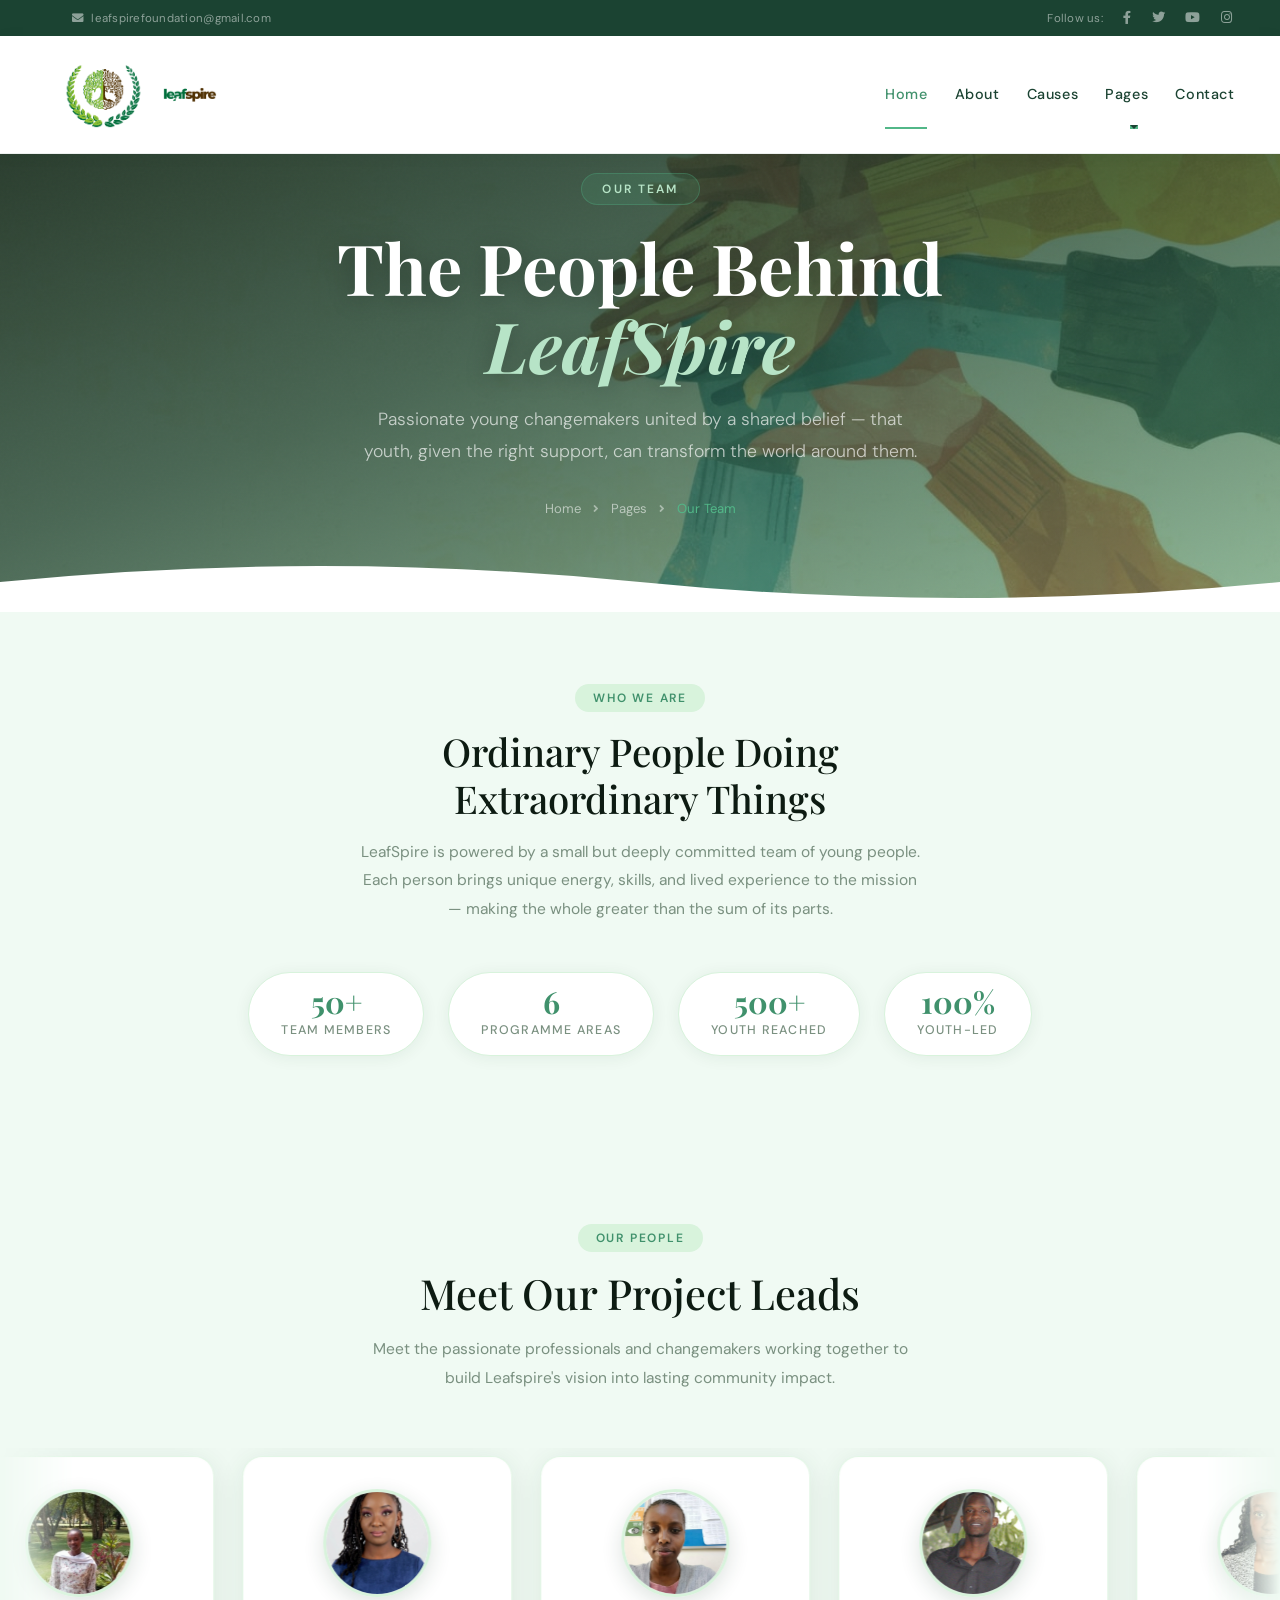
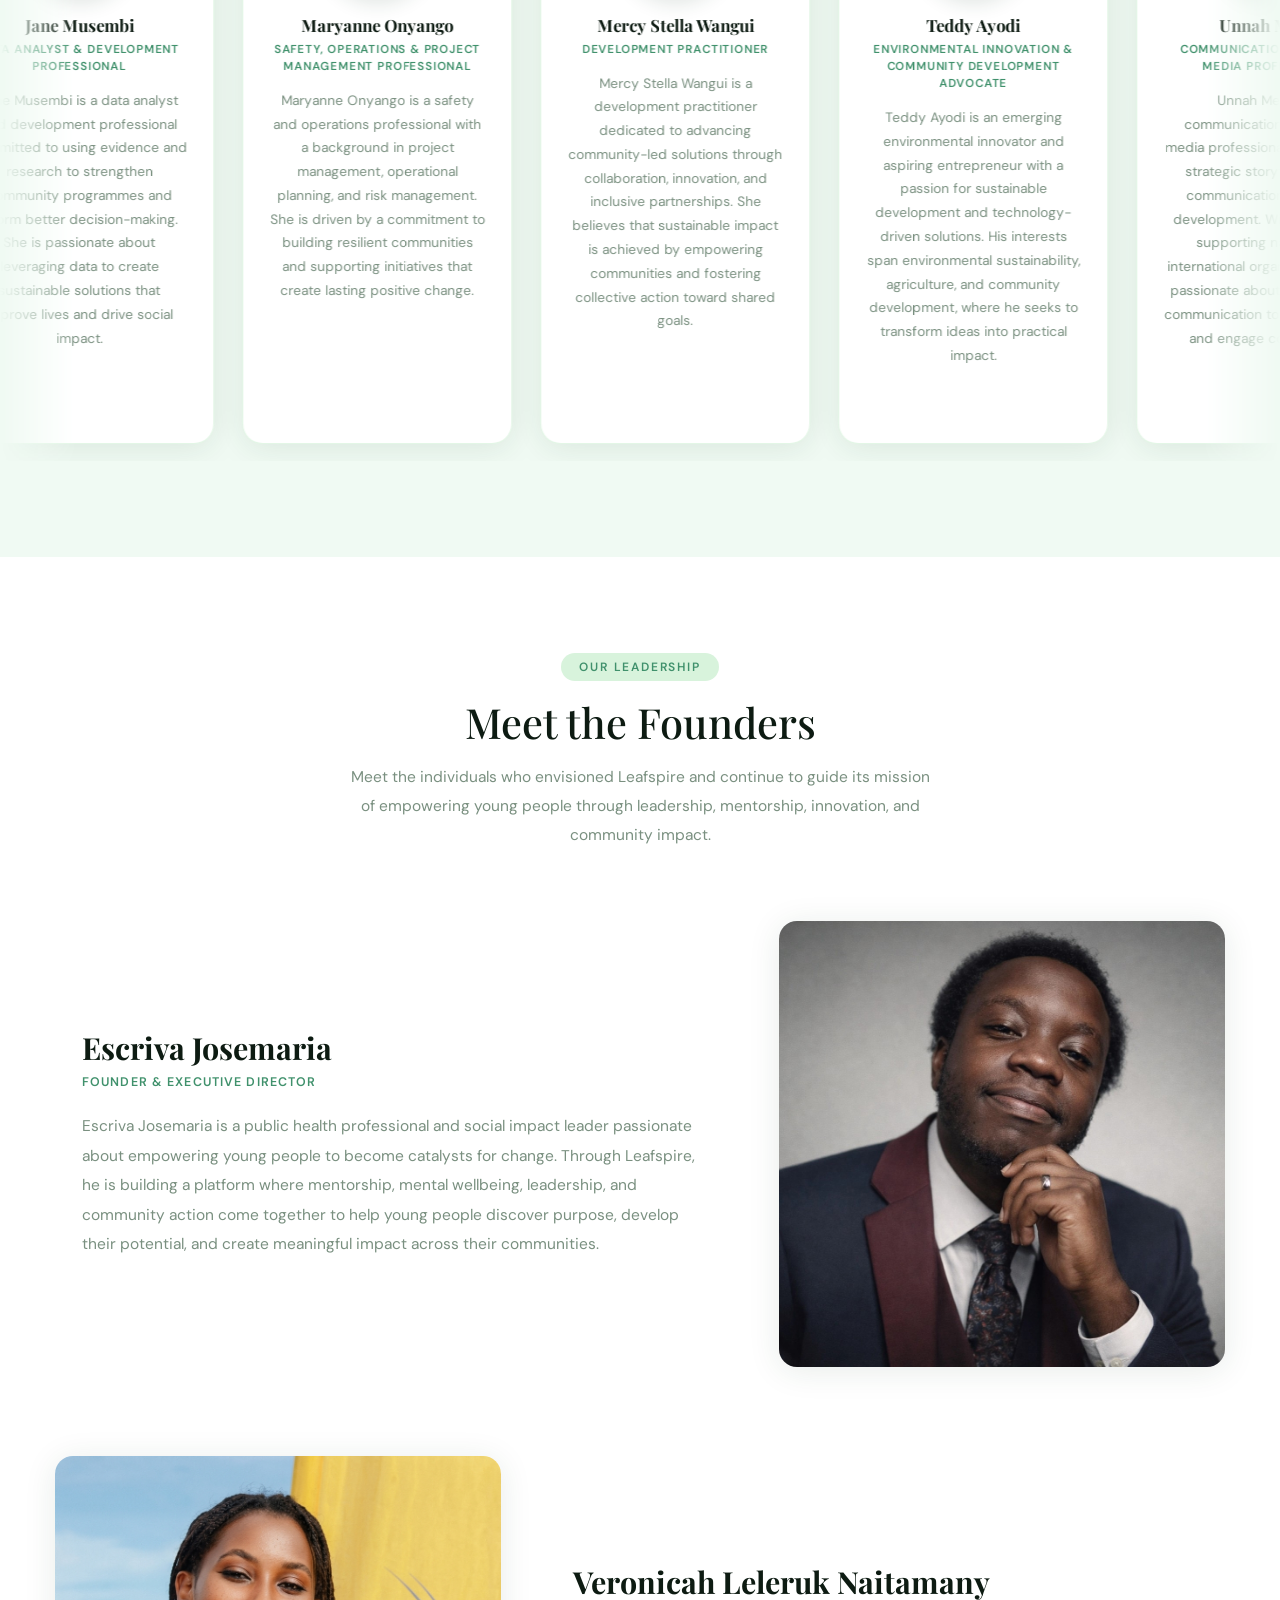
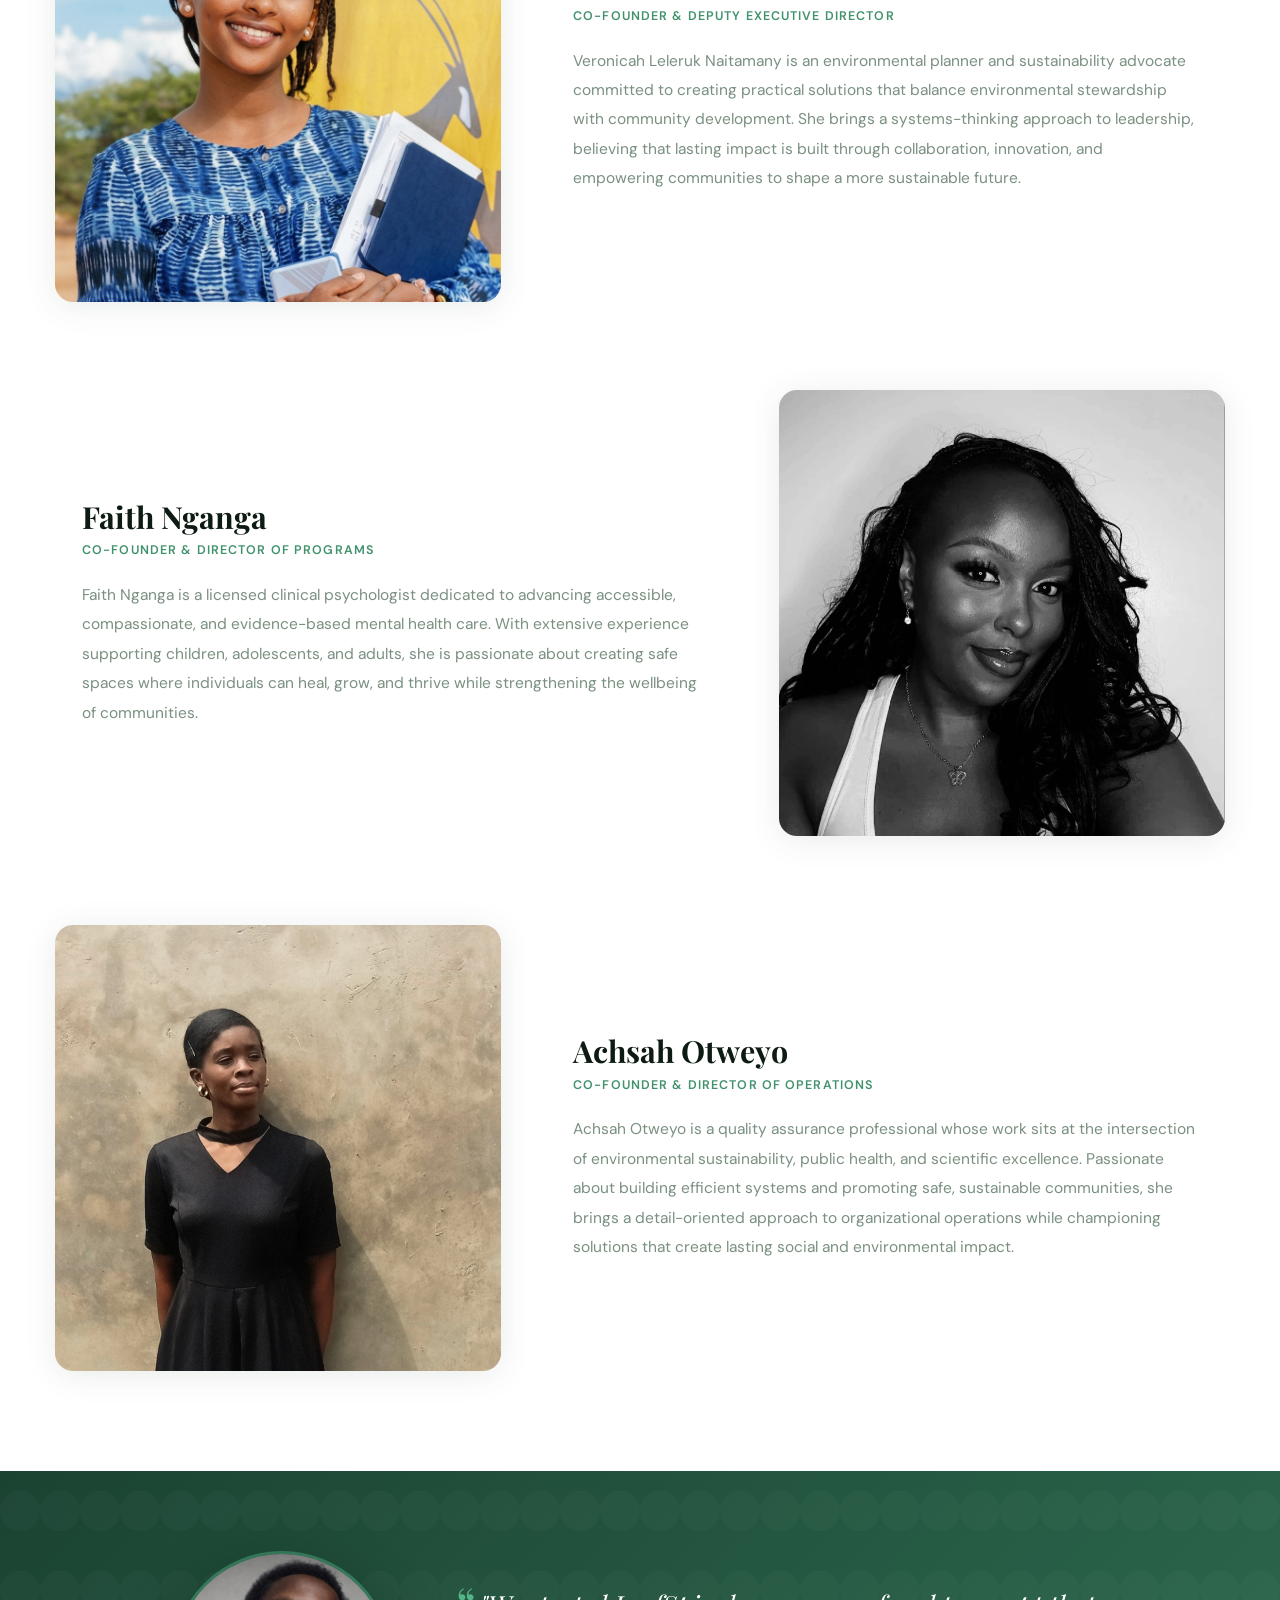
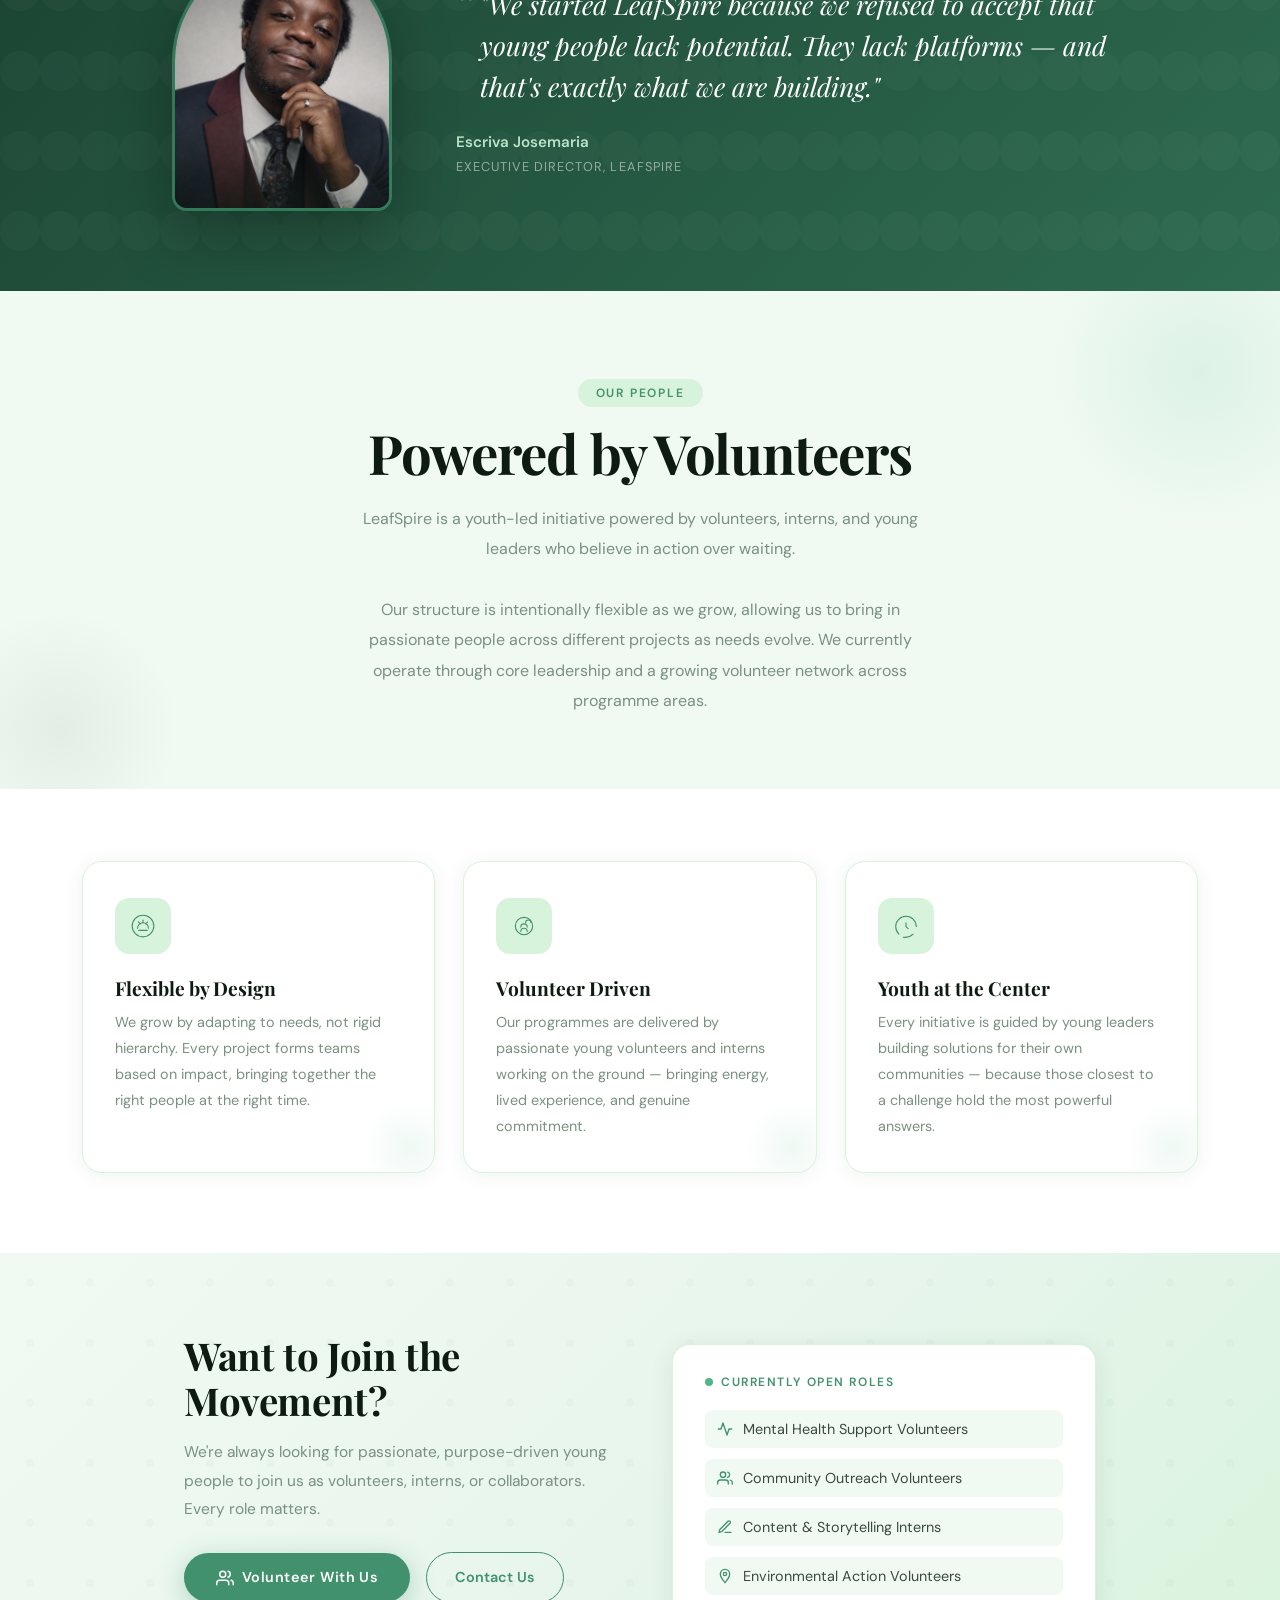
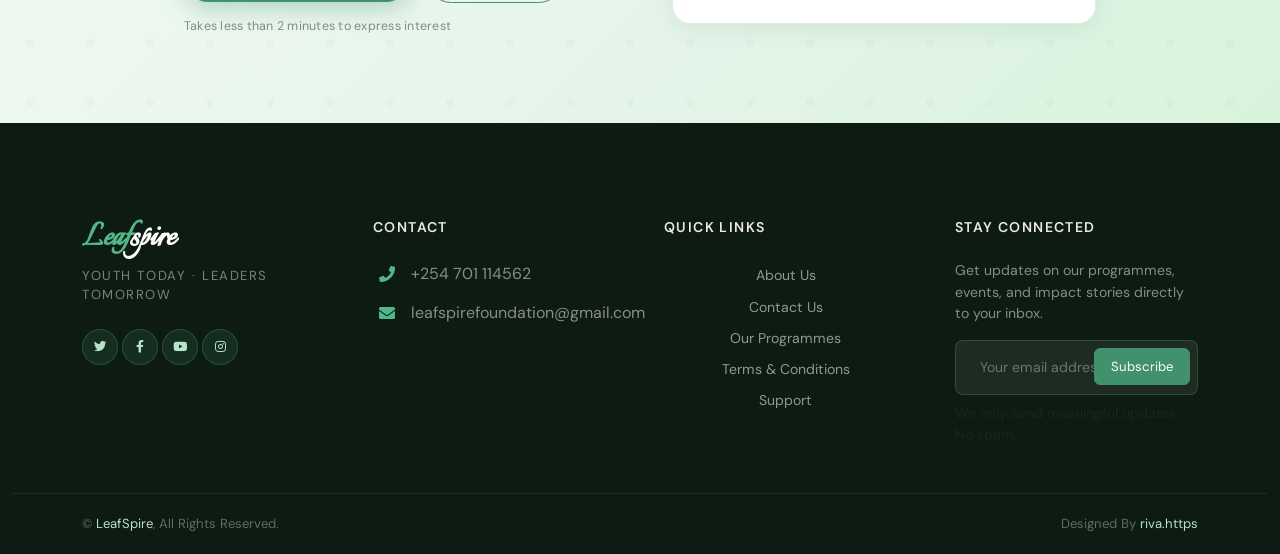
<file: team.html>
<!DOCTYPE html>
<html lang="en">
<head>
    <meta charset="utf-8">
    <title>Our Team — LeafSpire</title>
    <meta content="width=device-width, initial-scale=1.0" name="viewport">
    <meta content="LeafSpire team youth empowerment community impact" name="keywords">
    <meta content="Meet the passionate young people driving change at LeafSpire." name="description">

    <link rel="shortcut icon" href="img/leafspirelogo.png">

    <link rel="preconnect" href="https://fonts.googleapis.com">
    <link rel="preconnect" href="https://fonts.gstatic.com" crossorigin>
    <link href="https://fonts.googleapis.com/css2?family=Italianno&family=Playfair+Display:ital,wght@0,600;0,700;1,600&family=DM+Sans:wght@300;400;500;600&display=swap" rel="stylesheet">

    <link href="https://cdnjs.cloudflare.com/ajax/libs/font-awesome/5.10.0/css/all.min.css" rel="stylesheet">
    <link href="https://cdn.jsdelivr.net/npm/bootstrap-icons@1.4.1/font/bootstrap-icons.css" rel="stylesheet">
    <link href="https://cdn.jsdelivr.net/npm/bootstrap@5.0.0/dist/css/bootstrap.min.css" rel="stylesheet">

    <style>
    /* ============================================================
       LEAFSPIRE DESIGN TOKENS
    ============================================================ */
    :root {
        --green-deep:   #1b4332;
        --green-mid:    #2d6a4f;
        --green-main:   #40916c;
        --green-soft:   #52b788;
        --green-light:  #b7e4c7;
        --green-pale:   #d8f3dc;
        --green-mist:   #f0faf3;
        --white:        #ffffff;
        --dark:         #0d1b12;
        --text-body:    #3a4a3e;
        --text-muted:   #7a9080;
        --shadow-card:  0 4px 32px rgba(29,67,44,0.10);
        --shadow-hover: 0 20px 56px rgba(29,67,44,0.22);
        --radius-card:  16px;
        --tr:           all 0.36s cubic-bezier(0.4, 0, 0.2, 1);
        --transition:   all 0.32s cubic-bezier(0.4, 0, 0.2, 1);
    }

    *, *::before, *::after { box-sizing: border-box; margin: 0; padding: 0; }
    html { scroll-behavior: smooth; }
    body {
        font-family: 'DM Sans', sans-serif;
        color: var(--text-body);
        background: #fff;
        -webkit-font-smoothing: antialiased;
        overflow-x: hidden;
    }
    h1,h2,h3,h4,h5,h6 {
        font-family: 'Playfair Display', Georgia, serif;
        line-height: 1.22;
        color: var(--dark);
    }

    /* ============================================================
       SPINNER
    ============================================================ */
    #spinner {
        position: fixed; inset: 0;
        z-index: 9999;
        background: #fff;
        display: flex; align-items: center; justify-content: center;
        transition: opacity 0.4s ease;
    }
    #spinner.hide { opacity: 0; pointer-events: none; }
    .spinner-ring {
        width: 48px; height: 48px;
        border: 3px solid var(--green-pale);
        border-top-color: var(--green-main);
        border-radius: 50%;
        animation: spin 0.8s linear infinite;
    }
    @keyframes spin { to { transform: rotate(360deg); } }

    /* ============================================================
       TOP BAR — from index.html
    ============================================================ */
    .top-bar {
        background: var(--green-deep);
        padding: 8px 0;
        font-size: 0.82rem;
        letter-spacing: 0.02em;
        color: rgba(255,255,255,0.55);
    }
    .top-bar a { color: rgba(255,255,255,0.55); text-decoration: none; transition: var(--tr); }
    .top-bar a:hover { color: var(--green-light); }

    /* ============================================================
       NAVBAR — matching index.html exactly (white bg + logo image)
    ============================================================ */
    .container-fluid.fixed-top { padding: 0 !important; }
    .navbar {
        background: #ffffff !important;
        border-bottom: 1px solid rgba(27,67,50,0.08);
        box-shadow: 0 2px 14px rgba(27,67,50,0.06);
        padding: 0.3rem 2rem !important;
        transition: var(--transition);
    }
    .navbar-brand {
        display: flex;
        align-items: center;
        text-decoration: none;
        padding-top: 0;
        padding-bottom: 0;
    }
    .navbar-brand h1 {
        font-family: 'Italianno', cursive;
        font-size: 2.4rem;
        color: var(--green-soft) !important;
        margin-bottom: 0 !important;
        line-height: 1;
        letter-spacing: 0.02em;
    }
    .navbar-brand h1 span { color: #fff !important; }
    /* Logo image occupies the same brand slot; height is capped so the
       navbar's overall height only grows as much as needed to fit the
       larger logo, without leaving extra unused padding around it. */
    .navbar-logo-img {
        height: auto;
        max-height: 108px;
        width: auto;
        max-width: 420px;
        object-fit: contain;
        display: block;
    }
    .nav-link {
        color: var(--green-deep) !important;
        font-weight: 500;
        font-size: 0.9rem;
        letter-spacing: 0.04em;
        padding: 1.5rem 0.85rem !important;
        position: relative;
        transition: var(--transition);
    }
    .nav-link::after {
        content: '';
        position: absolute;
        bottom: 0; left: 50%; right: 50%;
        height: 2px;
        background: var(--green-soft);
        transition: var(--transition);
    }
    .nav-link:hover::after,
    .nav-link.active::after { left: 0.85rem; right: 0.85rem; }
    .nav-link:hover, .nav-link.active { color: var(--green-main) !important; }
    .dropdown-toggle::after { border-top-color: var(--green-deep); }
    .navbar-toggler {
        border-color: rgba(27,67,50,0.25) !important;
    }
    .navbar-toggler-icon {
        filter: invert(1) brightness(0.35) sepia(1) hue-rotate(90deg) saturate(1.5);
    }
    .dropdown-menu {
        background: var(--green-deep);
        border: 1px solid rgba(82,183,136,0.2);
        border-radius: 8px;
        padding: 0.5rem;
        box-shadow: 0 8px 32px rgba(0,0,0,0.2);
    }
    .dropdown-item {
        color: rgba(255,255,255,0.78) !important;
        font-size: 0.87rem;
        padding: 0.5rem 1rem;
        border-radius: 5px;
        transition: var(--transition);
    }
    .dropdown-item:hover { background: rgba(82,183,136,0.15); color: #fff !important; }
    .dropdown-item.active { background: rgba(82,183,136,0.22); color: #fff !important; }

    @media (max-width: 991.98px) {
        .navbar { padding: 0.4rem 1rem !important; }
        .nav-link { padding: 0.6rem 1rem !important; }
        .nav-link::after { display: none; }
        .navbar-logo-img { max-height: 80px; max-width: 320px; }
    }

    /* ============================================================
       PAGE HERO
    ============================================================ */
    .page-hero {
        position: relative;
        min-height: 68vh;
        display: flex; align-items: center; justify-content: center;
        overflow: hidden;
        padding-top: 80px;
    }
    .hero-bg {
        position: absolute; inset: 0;
        background:
            linear-gradient(160deg, rgba(11,29,18,0.92) 0%, rgba(27,67,50,0.78) 50%, rgba(64,145,108,0.55) 100%),
            url('img/pick.jpg') center/cover no-repeat;
        z-index: 0;
    }
    .hero-grain {
        position: absolute; inset: 0;
        background-image: url("data:image/svg+xml,%3Csvg viewBox='0 0 256 256' xmlns='http://www.w3.org/2000/svg'%3E%3Cfilter id='noise'%3E%3CfeTurbulence type='fractalNoise' baseFrequency='0.9' numOctaves='4' stitchTiles='stitch'/%3E%3C/filter%3E%3Crect width='100%25' height='100%25' filter='url(%23noise)' opacity='0.045'/%3E%3C/svg%3E");
        z-index: 1; opacity: 0.55;
    }
    .hero-arc {
        position: absolute; bottom: -2px; left: 0; right: 0;
        z-index: 2; line-height: 0;
    }
    .hero-arc svg { display: block; width: 100%; }
    .page-hero__content {
        position: relative; z-index: 3;
        text-align: center;
        padding: 0 1rem;
        max-width: 760px;
    }
    .hero-eyebrow {
        display: inline-block;
        font-size: 0.75rem; font-weight: 600;
        letter-spacing: 0.18em; text-transform: uppercase;
        color: var(--green-light);
        background: rgba(82,183,136,0.14);
        border: 1px solid rgba(82,183,136,0.3);
        padding: 6px 20px; border-radius: 999px;
        margin-bottom: 1.5rem;
        opacity: 0; animation: fadeUp 0.7s 0.2s forwards;
    }
    .page-hero__content h1 {
        font-family: 'Playfair Display', serif;
        font-size: clamp(2.6rem, 6vw, 4.4rem);
        font-weight: 700; color: #fff; line-height: 1.1;
        opacity: 0; animation: fadeUp 0.7s 0.38s forwards;
        text-shadow: 0 2px 24px rgba(0,0,0,0.25);
    }
    .page-hero__content h1 em { font-style: italic; color: var(--green-light); }
    .page-hero__content p {
        margin-top: 1.25rem;
        font-size: clamp(0.97rem, 1.6vw, 1.1rem);
        color: rgba(255,255,255,0.68); font-weight: 300; line-height: 1.8;
        max-width: 560px; margin-left: auto; margin-right: auto;
        opacity: 0; animation: fadeUp 0.7s 0.52s forwards;
    }
    .hero-breadcrumb {
        margin-top: 2rem;
        font-size: 0.82rem; color: rgba(255,255,255,0.45);
        opacity: 0; animation: fadeUp 0.7s 0.64s forwards;
    }
    .hero-breadcrumb a { color: rgba(255,255,255,0.55); text-decoration: none; }
    .hero-breadcrumb a:hover { color: var(--green-light); }
    .hero-breadcrumb span { color: var(--green-soft); }
    @keyframes fadeUp {
        from { opacity: 0; transform: translateY(22px); }
        to   { opacity: 1; transform: translateY(0); }
    }
    .hero-leaf {
        position: absolute; z-index: 2; opacity: 0;
        animation: floatLeaf linear infinite;
    }
    @keyframes floatLeaf {
        0%   { opacity: 0; transform: translateY(0) rotate(0deg); }
        10%  { opacity: 0.35; }
        90%  { opacity: 0.18; }
        100% { opacity: 0; transform: translateY(-120px) rotate(180deg); }
    }

    /* ============================================================
       SHARED UTILITIES
    ============================================================ */
    .section-label {
        display: inline-block;
        font-size: 0.75rem; font-weight: 600;
        letter-spacing: 0.15em; text-transform: uppercase;
        color: var(--green-main);
        background: var(--green-pale);
        padding: 5px 18px; border-radius: 999px;
        margin-bottom: 1rem;
    }
    .btn-green {
        display: inline-flex; align-items: center; gap: 0.6rem;
        background: var(--green-main); color: #fff;
        font-weight: 600; font-size: 0.9rem; letter-spacing: 0.04em;
        padding: 0.75rem 2rem; border-radius: 999px;
        text-decoration: none; border: none; cursor: pointer;
        transition: var(--tr);
        box-shadow: 0 4px 20px rgba(64,145,108,0.35);
    }
    .btn-green:hover {
        background: var(--green-deep); color: #fff;
        transform: translateY(-2px); box-shadow: 0 8px 28px rgba(64,145,108,0.45);
    }

    /* ============================================================
       INTRO + STATS
    ============================================================ */
    .team-intro { background: var(--green-mist); padding: 72px 0 80px; }
    .team-intro__text { max-width: 560px; margin: 0 auto; text-align: center; }
    .team-intro__text h2 { font-size: clamp(1.8rem, 3vw, 2.5rem); margin-bottom: 1rem; }
    .team-intro__text p { font-size: 0.97rem; color: var(--text-muted); line-height: 1.85; }
    .stats-row {
        display: flex; flex-wrap: wrap; justify-content: center;
        gap: 1.5rem; margin-top: 3rem;
    }
    .stat-pill {
        background: #fff; border: 1px solid var(--green-pale);
        border-radius: 999px; padding: 14px 32px; text-align: center;
        box-shadow: 0 2px 16px rgba(29,67,44,0.07);
        transition: var(--tr);
    }
    .stat-pill:hover { transform: translateY(-3px); box-shadow: 0 8px 28px rgba(29,67,44,0.12); }
    .stat-pill strong {
        display: block; font-family: 'Playfair Display', serif;
        font-size: 1.9rem; font-weight: 700; color: var(--green-main); line-height: 1;
    }
    .stat-pill span {
        font-size: 0.78rem; letter-spacing: 0.1em; text-transform: uppercase;
        color: var(--text-muted); font-weight: 500;
    }

    /* ============================================================
       TEAM SECTION + CARDS
    ============================================================ */
    .team-section { background: #fff; padding: 80px 0 96px; }
    .team-section.mist { background: var(--green-mist); }
    .team-grid {
        display: grid;
        grid-template-columns: repeat(4, 1fr);
        gap: 2rem; margin-top: 3.5rem;
    }
    @media (max-width: 1199px) { .team-grid { grid-template-columns: repeat(3, 1fr); } }
    @media (max-width: 767px)  { .team-grid { grid-template-columns: repeat(2, 1fr); gap: 1.25rem; } }
    @media (max-width: 479px)  { .team-grid { grid-template-columns: 1fr; } }

    .team-card {
        position: relative; border-radius: var(--radius-card);
        overflow: hidden; background: #fff;
        box-shadow: var(--shadow-card); transition: var(--tr);
        cursor: default; opacity: 0; transform: translateY(36px);
    }
    .team-card.revealed { opacity: 1; transform: translateY(0); }
    .team-card:hover { box-shadow: var(--shadow-hover); transform: translateY(-8px) scale(1.015); }
    .tc-img { position: relative; width: 100%; padding-top: 118%; overflow: hidden; }
    .tc-img img {
        position: absolute; inset: 0; width: 100%; height: 100%;
        object-fit: cover; transition: transform 0.55s cubic-bezier(0.4,0,0.2,1);
        filter: brightness(0.96);
    }
    .team-card:hover .tc-img img { transform: scale(1.07); filter: brightness(0.85); }
    .tc-badge {
        position: absolute; top: 14px; left: 14px;
        background: rgba(27,67,50,0.82); backdrop-filter: blur(8px);
        color: var(--green-light); font-size: 0.7rem; font-weight: 600;
        letter-spacing: 0.1em; text-transform: uppercase;
        padding: 5px 12px; border-radius: 999px;
        border: 1px solid rgba(82,183,136,0.3);
        z-index: 2; transition: var(--tr);
    }
    .team-card:hover .tc-badge { background: var(--green-main); border-color: var(--green-main); color: #fff; }
    .tc-overlay {
        position: absolute; inset: 0;
        background: linear-gradient(to top, rgba(11,29,18,0.88) 0%, rgba(11,29,18,0.2) 55%, transparent 100%);
        display: flex; align-items: flex-end; justify-content: center;
        padding-bottom: 1.25rem;
        opacity: 0; transition: opacity 0.36s ease; z-index: 3;
    }
    .team-card:hover .tc-overlay { opacity: 1; }
    .tc-social {
        display: flex; gap: 0.5rem;
        transform: translateY(14px);
        transition: transform 0.38s cubic-bezier(0.4,0,0.2,1) 0.04s;
    }
    .team-card:hover .tc-social { transform: translateY(0); }
    .tc-social a {
        width: 34px; height: 34px; border-radius: 50%;
        border: 1.5px solid rgba(255,255,255,0.4);
        color: rgba(255,255,255,0.85); font-size: 0.72rem;
        display: flex; align-items: center; justify-content: center;
        text-decoration: none; transition: var(--tr); backdrop-filter: blur(4px);
    }
    .tc-social a:hover {
        background: var(--green-soft); border-color: var(--green-soft);
        color: var(--dark); transform: scale(1.12);
    }
    .tc-body { padding: 1.2rem 1.3rem 1.5rem; background: #fff; position: relative; }
    .tc-body::before {
        content: ''; position: absolute; top: 0; left: 1.3rem;
        width: 36px; height: 3px;
        background: var(--green-main); border-radius: 999px;
        transition: width 0.36s ease;
    }
    .team-card:hover .tc-body::before { width: 64px; }
    .tc-name {
        font-family: 'Playfair Display', serif; font-size: 1.05rem;
        font-weight: 700; color: var(--dark); margin-top: 0.5rem; margin-bottom: 0.25rem;
    }
    .tc-role {
        font-size: 0.75rem; font-weight: 600; letter-spacing: 0.1em;
        text-transform: uppercase; color: var(--green-main); margin-bottom: 0.65rem;
    }
    .tc-bio { font-size: 0.83rem; color: var(--text-muted); line-height: 1.7; margin: 0; }

    /* ============================================================
       STORY / QUOTE SECTION
    ============================================================ */
    .spotlight-section {
        background: linear-gradient(135deg, var(--green-deep) 0%, var(--green-mid) 100%);
        padding: 80px 0; position: relative; overflow: hidden;
    }
    .spotlight-section::before {
        content: ''; position: absolute; inset: 0;
        background: url("data:image/svg+xml,%3Csvg width='80' height='80' viewBox='0 0 80 80' xmlns='http://www.w3.org/2000/svg'%3E%3Cg fill='none' fill-rule='evenodd'%3E%3Cg fill='%23ffffff' fill-opacity='0.022'%3E%3Cpath d='M40 40c0-11.046-8.954-20-20-20S0 28.954 0 40s8.954 20 20 20 20-8.954 20-20zm40 0c0-11.046-8.954-20-20-20s-20 8.954-20 20 8.954 20 20 20 20-8.954 20-20z'/%3E%3C/g%3E%3C/g%3E%3C/svg%3E");
    }
    .spotlight-inner {
        position: relative; z-index: 1;
        display: flex; align-items: center; gap: 4rem;
        max-width: 1000px; margin: 0 auto; padding: 0 2rem;
    }
    @media (max-width: 767px) { .spotlight-inner { flex-direction: column; text-align: center; gap: 2rem; } }
    .spotlight-img-wrap {
        flex-shrink: 0; width: 220px; height: 260px;
        border-radius: 120px 120px 16px 16px; overflow: hidden;
        border: 3px solid rgba(82,183,136,0.4);
        box-shadow: 0 24px 64px rgba(0,0,0,0.3); position: relative;
    }
    .spotlight-img-wrap::after {
        content: ''; position: absolute; inset: 0;
        background: linear-gradient(to bottom, transparent 50%, rgba(11,29,18,0.35) 100%);
    }
    .spotlight-img-wrap img { width: 100%; height: 100%; object-fit: cover; }
    .spotlight-quote { flex: 1; }
    .spotlight-quote blockquote {
        font-family: 'Playfair Display', serif;
        font-size: clamp(1.15rem, 2.5vw, 1.65rem);
        font-style: italic; color: #fff; line-height: 1.55;
        margin: 0 0 1.5rem; position: relative; padding-left: 1.5rem;
    }
    .spotlight-quote blockquote::before {
        content: '\201C'; position: absolute; left: 0; top: -0.1em;
        font-size: 3rem; color: var(--green-soft); line-height: 1; font-style: normal;
    }
    .spotlight-byline strong { display: block; font-size: 0.95rem; color: var(--green-light); font-weight: 600; }
    .spotlight-byline span { font-size: 0.8rem; color: rgba(255,255,255,0.5); letter-spacing: 0.08em; text-transform: uppercase; }

    /* ============================================================
       JOIN CTA SECTION
    ============================================================ */
    .join-section { background: var(--green-mist); padding: 88px 0; text-align: center; }
    .join-section h2 { font-size: clamp(1.6rem, 3vw, 2.4rem); margin-bottom: 1rem; }
    .join-section p {
        color: var(--text-muted); font-size: 0.97rem;
        max-width: 480px; margin: 0 auto 2rem; line-height: 1.8;
    }

    /* ============================================================
       FOOTER — exact match to index.html
    ============================================================ */
    .footer { background: var(--dark) !important; }
    .footer h1 {
        font-family: 'Italianno', cursive;
        font-size: 2.4rem; color: var(--green-soft) !important;
        margin-bottom: 0.5rem; line-height: 1;
    }
    .footer h1 span { color: #fff !important; }
    .footer h5 {
        font-family: 'DM Sans', sans-serif;
        font-size: 0.88rem; font-weight: 600;
        letter-spacing: 0.1em; text-transform: uppercase;
        color: rgba(255,255,255,0.9) !important;
    }
    .footer .btn-square {
        width: 36px; height: 36px; border-radius: 50%;
        background: rgba(82,183,136,0.12);
        border: 1px solid rgba(82,183,136,0.25);
        color: var(--green-light); font-size: 0.78rem;
        display: inline-flex; align-items: center; justify-content: center;
        transition: var(--transition);
    }
    .footer .btn-square:hover { background: var(--green-main); border-color: var(--green-main); color: #fff; transform: scale(1.1); }
    .footer .btn-link {
        color: rgba(255,255,255,0.55) !important; font-size: 0.88rem;
        padding: 0.25rem 0; text-decoration: none; display: block;
        transition: var(--transition);
    }
    .footer .btn-link:hover { color: var(--green-light) !important; padding-left: 6px; }
    .footer p { font-size: 0.88rem; color: rgba(255,255,255,0.5); }
    .footer .form-control {
        background: rgba(255,255,255,0.07) !important;
        border: 1px solid rgba(82,183,136,0.25) !important;
        color: #fff !important; border-radius: 8px; font-size: 0.88rem;
    }
    .footer .form-control::placeholder { color: rgba(255,255,255,0.35); }
    .footer .form-control:focus { border-color: var(--green-soft) !important; box-shadow: 0 0 0 3px rgba(82,183,136,0.15); }
    .footer .btn-primary {
        background-color: var(--green-main) !important;
        border-color: var(--green-main) !important;
        border-radius: 6px; font-size: 0.82rem; padding: 0.4rem 1rem;
    }
    .footer .btn-primary:hover { background-color: var(--green-deep) !important; border-color: var(--green-deep) !important; }
    .copyright {
        border-top: 1px solid rgba(255,255,255,0.07);
        padding: 1.25rem 0; font-size: 0.82rem;
        color: rgba(255,255,255,0.35);
    }
    .copyright a { color: var(--green-light); text-decoration: none; }
    .copyright a:hover { color: var(--green-soft); }
    .footer-contact-item {
        display: flex; align-items: center; gap: 10px;
        margin-bottom: 0.65rem;
    }
    .footer-contact-item .icon-wrap {
        width: 28px; height: 28px; flex-shrink: 0;
        display: flex; align-items: center; justify-content: center;
        color: var(--green-soft);
    }

    /* ============================================================
       BACK TO TOP
    ============================================================ */
    .back-to-top {
        background: var(--green-main) !important;
        border: none !important;
        box-shadow: 0 4px 16px rgba(64,145,108,0.4);
        border-radius: 50% !important;
        width: 46px; height: 46px;
        display: flex; align-items: center; justify-content: center;
    }
    .back-to-top:hover { background: var(--green-deep) !important; transform: translateY(-3px); }

    /* ============================================================
       SCROLL REVEAL
    ============================================================ */
    .sr { opacity: 0; transform: translateY(28px); transition: opacity 0.65s ease, transform 0.65s ease; }
    .sr.in { opacity: 1; transform: translateY(0); }
    .sr-d1 { transition-delay: 0.08s; }
    .sr-d2 { transition-delay: 0.18s; }
    .sr-d3 { transition-delay: 0.28s; }
    .sr-d4 { transition-delay: 0.38s; }

    /* ============================================================
       POPUP (Formspree success)
    ============================================================ */
    .leafspire-popup {
        display: none; position: fixed; inset: 0;
        background: rgba(0,0,0,0.6); backdrop-filter: blur(6px);
        justify-content: center; align-items: center; z-index: 9999;
    }
    .leafspire-popup-card {
        background: #fff; padding: 30px; border-radius: 16px;
        text-align: center; width: 90%; max-width: 420px;
        animation: popIn 0.25s ease;
    }
    .leafspire-icon { font-size: 42px; margin-bottom: 10px; }
    .leafspire-popup-card h3 { color: var(--green-mid); }
    .leafspire-popup-card p { font-size: 14px; color: #444; }
    .leafspire-btn {
        margin-top: 15px; padding: 10px 20px; border: none;
        background: var(--green-mid); color: white;
        border-radius: 8px; cursor: pointer; font-family: 'DM Sans', sans-serif;
    }
    @keyframes popIn {
        from { transform: scale(0.85); opacity: 0; }
        to   { transform: scale(1); opacity: 1; }
    }

    /* section divider wave */
    .wave-divider { line-height: 0; }
    .wave-divider svg { display: block; width: 100%; }

    /* ============================================================
       POWERED BY VOLUNTEERS — NEW SECTION STYLES
    ============================================================ */
    .volunteers-section {
        background: #fff;
    }

    /* Hero Intro */
    .vol-intro {
        background: var(--green-mist);
        padding: 88px 0 72px;
        text-align: center;
        position: relative;
        overflow: hidden;
    }
    .vol-intro::before {
        content: '';
        position: absolute;
        top: -80px; right: -80px;
        width: 320px; height: 320px;
        border-radius: 50%;
        background: radial-gradient(circle, rgba(82,183,136,0.12) 0%, transparent 70%);
        pointer-events: none;
    }
    .vol-intro::after {
        content: '';
        position: absolute;
        bottom: -60px; left: -60px;
        width: 240px; height: 240px;
        border-radius: 50%;
        background: radial-gradient(circle, rgba(27,67,50,0.07) 0%, transparent 70%);
        pointer-events: none;
    }
    .vol-intro-inner {
        max-width: 680px;
        margin: 0 auto;
        padding: 0 1.5rem;
        position: relative;
        z-index: 1;
    }
    .vol-heading {
        font-family: 'Playfair Display', serif;
        font-size: clamp(2.2rem, 5vw, 3.4rem);
        font-weight: 700;
        color: var(--dark);
        line-height: 1.12;
        margin-bottom: 1.25rem;
        letter-spacing: -0.02em;
    }
    .vol-subtext {
        font-size: 1rem;
        color: var(--text-muted);
        line-height: 1.9;
        max-width: 580px;
        margin: 0 auto;
    }

    /* Feature Cards */
    .vol-cards-wrap {
        background: #fff;
        padding: 72px 0 80px;
    }
    .vol-cards-grid {
        display: grid;
        grid-template-columns: repeat(3, 1fr);
        gap: 1.75rem;
    }
    @media (max-width: 991px) {
        .vol-cards-grid { grid-template-columns: 1fr; max-width: 520px; margin: 0 auto; }
    }
    @media (min-width: 600px) and (max-width: 991px) {
        .vol-cards-grid { grid-template-columns: 1fr 1fr; max-width: 100%; }
    }

    .vol-card {
        background: #fff;
        border: 1px solid var(--green-pale);
        border-radius: 20px;
        padding: 2.25rem 2rem 2rem;
        box-shadow: 0 2px 20px rgba(29,67,44,0.07);
        transition: var(--tr);
        position: relative;
        overflow: hidden;
    }
    .vol-card::before {
        content: '';
        position: absolute;
        top: 0; left: 0; right: 0;
        height: 3px;
        background: linear-gradient(90deg, var(--green-main), var(--green-soft));
        border-radius: 20px 20px 0 0;
        transform: scaleX(0);
        transform-origin: left;
        transition: transform 0.4s cubic-bezier(0.4,0,0.2,1);
    }
    .vol-card:hover {
        transform: translateY(-6px);
        box-shadow: 0 16px 48px rgba(29,67,44,0.14);
        border-color: var(--green-light);
    }
    .vol-card:hover::before { transform: scaleX(1); }
    .vol-card-accent {
        position: absolute;
        bottom: -24px; right: -24px;
        width: 96px; height: 96px;
        border-radius: 50%;
        background: radial-gradient(circle, rgba(82,183,136,0.09) 0%, transparent 70%);
        pointer-events: none;
        transition: var(--tr);
    }
    .vol-card:hover .vol-card-accent {
        transform: scale(1.5);
        opacity: 0.7;
    }
    .vol-card-icon {
        width: 56px; height: 56px;
        border-radius: 14px;
        background: var(--green-pale);
        display: flex; align-items: center; justify-content: center;
        margin-bottom: 1.4rem;
        color: var(--green-main);
        transition: var(--tr);
    }
    .vol-card-icon svg { width: 26px; height: 26px; }
    .vol-card:hover .vol-card-icon {
        background: var(--green-main);
        color: #fff;
        transform: rotate(-4deg) scale(1.05);
    }
    .vol-card-body h3 {
        font-family: 'Playfair Display', serif;
        font-size: 1.2rem;
        font-weight: 700;
        color: var(--dark);
        margin-bottom: 0.65rem;
        line-height: 1.25;
    }
    .vol-card-body p {
        font-size: 0.9rem;
        color: var(--text-muted);
        line-height: 1.8;
        margin: 0;
    }

    /* CTA Block */
    .vol-cta-wrap {
        background: linear-gradient(135deg, #f0faf3 0%, #e8f5ed 50%, #d8f3dc 100%);
        padding: 80px 0 88px;
        position: relative;
        overflow: hidden;
    }
    .vol-cta-wrap::before {
        content: '';
        position: absolute;
        inset: 0;
        background: url("data:image/svg+xml,%3Csvg width='60' height='60' viewBox='0 0 60 60' xmlns='http://www.w3.org/2000/svg'%3E%3Cg fill='none' fill-rule='evenodd'%3E%3Cg fill='%2340916c' fill-opacity='0.04'%3E%3Ccircle cx='30' cy='30' r='4'/%3E%3C/g%3E%3C/g%3E%3C/svg%3E");
        pointer-events: none;
    }
    .vol-cta {
        position: relative; z-index: 1;
        display: grid;
        grid-template-columns: 1fr 1fr;
        gap: 4rem;
        align-items: center;
        max-width: 960px;
        margin: 0 auto;
        padding: 0 1.5rem;
    }
    @media (max-width: 767px) {
        .vol-cta { grid-template-columns: 1fr; gap: 2.5rem; }
        .vol-cta-content { text-align: center; }
        .vol-cta-buttons { justify-content: center; }
    }
    .vol-cta-content h2 {
        font-family: 'Playfair Display', serif;
        font-size: clamp(1.7rem, 3vw, 2.4rem);
        font-weight: 700;
        color: var(--dark);
        line-height: 1.18;
        margin-bottom: 0.9rem;
        letter-spacing: -0.01em;
    }
    .vol-cta-content p {
        font-size: 0.97rem;
        color: var(--text-muted);
        line-height: 1.85;
        margin-bottom: 1.75rem;
    }
    .vol-cta-buttons {
        display: flex;
        align-items: center;
        gap: 1rem;
        flex-wrap: wrap;
        margin-bottom: 0.85rem;
    }
    .vol-btn-primary {
        display: inline-flex;
        align-items: center;
        gap: 0.5rem;
        background: var(--green-main);
        color: #fff;
        font-family: 'DM Sans', sans-serif;
        font-weight: 600;
        font-size: 0.9rem;
        letter-spacing: 0.03em;
        padding: 0.85rem 2rem;
        border-radius: 999px;
        text-decoration: none;
        border: none;
        cursor: pointer;
        transition: var(--tr);
        box-shadow: 0 6px 24px rgba(64,145,108,0.35);
    }
    .vol-btn-primary svg { flex-shrink: 0; }
    .vol-btn-primary:hover {
        background: var(--green-deep);
        color: #fff;
        transform: translateY(-2px);
        box-shadow: 0 12px 32px rgba(64,145,108,0.42);
        text-decoration: none;
    }
    .vol-btn-secondary {
        display: inline-flex;
        align-items: center;
        gap: 0.5rem;
        background: transparent;
        color: var(--green-main);
        font-family: 'DM Sans', sans-serif;
        font-weight: 600;
        font-size: 0.9rem;
        padding: 0.85rem 1.75rem;
        border-radius: 999px;
        text-decoration: none;
        border: 1.5px solid var(--green-main);
        transition: var(--tr);
    }
    .vol-btn-secondary:hover {
        background: var(--green-main);
        color: #fff;
        transform: translateY(-2px);
        text-decoration: none;
    }
    .vol-micro {
        display: block;
        font-size: 0.78rem;
        color: var(--text-muted);
        letter-spacing: 0.02em;
        margin-top: 0.1rem;
    }

    /* Open Roles list */
    .vol-open-roles {
        background: #fff;
        border-radius: 18px;
        padding: 1.75rem 2rem;
        box-shadow: 0 4px 24px rgba(29,67,44,0.09);
        border: 1px solid var(--green-pale);
    }
    .vol-roles-label {
        display: flex;
        align-items: center;
        gap: 0.5rem;
        font-family: 'DM Sans', sans-serif;
        font-size: 0.75rem;
        font-weight: 600;
        letter-spacing: 0.13em;
        text-transform: uppercase;
        color: var(--green-main);
        margin-bottom: 1.2rem;
    }
    .vol-dot {
        display: inline-block;
        width: 8px; height: 8px;
        border-radius: 50%;
        background: var(--green-soft);
        animation: pulse-dot 2s ease-in-out infinite;
    }
    @keyframes pulse-dot {
        0%, 100% { opacity: 1; transform: scale(1); }
        50%       { opacity: 0.5; transform: scale(0.75); }
    }
    .vol-roles-list {
        list-style: none;
        padding: 0; margin: 0;
        display: flex;
        flex-direction: column;
        gap: 0.7rem;
    }
    .vol-roles-list li {
        display: flex;
        align-items: center;
        gap: 0.65rem;
        font-size: 0.9rem;
        color: var(--text-body);
        font-weight: 400;
        line-height: 1.4;
        padding: 0.55rem 0.75rem;
        border-radius: 8px;
        background: var(--green-mist);
        transition: var(--tr);
    }
    .vol-roles-list li:hover {
        background: var(--green-pale);
        transform: translateX(4px);
    }
    .vol-roles-list li svg {
        flex-shrink: 0;
        color: var(--green-main);
    }

    /* ============================================================
       MEET OUR PROJECT LEADS — carousel section
    ============================================================ */
    .leads-section {
        background: var(--green-mist);
        padding: 88px 0 96px;
        overflow: hidden;
    }
    .leads-intro {
        max-width: 620px;
        margin: 0 auto;
        text-align: center;
        padding: 0 1.5rem;
    }
    .leads-intro h2 {
        font-size: clamp(1.9rem, 3.4vw, 2.6rem);
        margin-bottom: 1rem;
    }
    .leads-subtext {
        font-size: 0.97rem;
        color: var(--text-muted);
        line-height: 1.85;
    }

    /* Carousel viewport with soft fade mask on both edges */
    .leads-carousel {
        position: relative;
        margin-top: 3.5rem;
        overflow: hidden;
        -webkit-mask-image: linear-gradient(to right, transparent 0, #000 6%, #000 94%, transparent 100%);
        mask-image: linear-gradient(to right, transparent 0, #000 6%, #000 94%, transparent 100%);
        cursor: grab;
        touch-action: pan-y;
        user-select: none;
    }
    .leads-carousel:active { cursor: grabbing; }
    .leads-carousel:focus-visible {
        outline: 2px solid var(--green-main);
        outline-offset: 4px;
    }

    .leads-track {
        display: flex;
        gap: 1.75rem;
        width: max-content;
        padding: 0.5rem 1.5rem 1rem;
        will-change: transform;
    }

    .lead-card {
        flex: 0 0 auto;
        width: 270px;
        background: #fff;
        border-radius: 20px;
        padding: 2rem 1.6rem 1.5rem;
        box-shadow: var(--shadow-card);
        border: 1px solid rgba(216,243,220,0.7);
        display: flex;
        flex-direction: column;
        align-items: center;
        text-align: center;
        transition: var(--tr);
    }
    .lead-card:hover {
        transform: translateY(-8px);
        box-shadow: var(--shadow-hover);
        border-color: var(--green-light);
    }

    .lead-photo {
        width: 108px;
        height: 108px;
        border-radius: 50%;
        overflow: hidden;
        border: 3px solid var(--green-pale);
        box-shadow: 0 6px 20px rgba(29,67,44,0.14);
        margin-bottom: 1.15rem;
        flex-shrink: 0;
        transition: var(--tr);
    }
    .lead-card:hover .lead-photo {
        border-color: var(--green-soft);
        transform: scale(1.05);
    }
    .lead-photo img {
        width: 100%;
        height: 100%;
        object-fit: cover;
        display: block;
    }
    .lead-photo--placeholder {
        display: flex;
        align-items: center;
        justify-content: center;
        background: linear-gradient(135deg, var(--green-main), var(--green-deep));
    }
    .lead-photo--placeholder span {
        font-family: 'Playfair Display', serif;
        font-weight: 700;
        font-size: 1.6rem;
        color: #fff;
        letter-spacing: 0.03em;
    }

    .lead-name {
        font-size: 1.05rem;
        font-weight: 700;
        color: var(--dark);
        margin-bottom: 0.3rem;
    }
    .lead-title {
        font-size: 0.72rem;
        font-weight: 600;
        letter-spacing: 0.07em;
        text-transform: uppercase;
        color: var(--green-main);
        margin-bottom: 0.85rem;
        line-height: 1.5;
    }
    .lead-desc {
        font-size: 0.85rem;
        color: var(--text-muted);
        line-height: 1.75;
        margin: 0;
        flex-grow: 1;
    }
    /* Reserved space for a future LinkedIn icon — intentionally empty */
    .lead-social-slot {
        width: 34px;
        height: 34px;
        margin-top: 1.1rem;
    }

    @media (max-width: 767px) {
        .lead-card { width: 230px; padding: 1.75rem 1.3rem 1.35rem; }
        .lead-photo { width: 92px; height: 92px; }
        .leads-carousel {
            -webkit-mask-image: linear-gradient(to right, transparent 0, #000 3%, #000 97%, transparent 100%);
            mask-image: linear-gradient(to right, transparent 0, #000 3%, #000 97%, transparent 100%);
        }
    }

    @media (prefers-reduced-motion: reduce) {
        .leads-track { transition: none !important; }
    }

    /* ============================================================
       MEET THE FOUNDERS — editorial alternating leadership section
    ============================================================ */
    .founders-section {
        background: #fff;
        padding: 96px 0 100px;
    }
    .founders-intro {
        max-width: 640px;
        margin: 0 auto;
        text-align: center;
        padding: 0 1.5rem;
    }
    .founders-intro h2 {
        font-size: clamp(1.9rem, 3.4vw, 2.6rem);
        margin-bottom: 1rem;
    }
    .founders-subtext {
        font-size: 0.97rem;
        color: var(--text-muted);
        line-height: 1.85;
    }

    .founders-list {
        margin-top: 4.5rem;
        display: flex;
        flex-direction: column;
        gap: 5.5rem;
    }

    .founder-block {
        display: flex;
        align-items: center;
        gap: 4.5rem;
    }
    .founder-block--reverse {
        flex-direction: row-reverse;
    }

    .founder-media {
        flex: 0 0 40%;
        max-width: 40%;
    }
    .founder-content {
        flex: 0 0 56%;
        max-width: 56%;
    }

    .founder-img-frame {
        position: relative;
        width: 100%;
        aspect-ratio: 1 / 1;
        border-radius: 18px;
        overflow: hidden;
        box-shadow: var(--shadow-card);
        transition: box-shadow 0.5s cubic-bezier(0.4,0,0.2,1), transform 0.5s cubic-bezier(0.4,0,0.2,1);
        will-change: transform;
    }
    .founder-img-frame img {
        display: block;
        width: 100%;
        height: 100%;
        object-fit: cover;
        transition: transform 0.6s cubic-bezier(0.4,0,0.2,1);
    }
    .founder-img-frame:hover {
        box-shadow: var(--shadow-hover);
        transform: translateY(-6px);
    }
    .founder-img-frame:hover img {
        transform: scale(1.03);
    }

    .founder-name {
        font-family: 'Playfair Display', serif;
        font-size: clamp(1.5rem, 2.6vw, 1.9rem);
        font-weight: 700;
        color: var(--dark);
        margin-bottom: 0.4rem;
        line-height: 1.2;
    }
    .founder-position {
        font-size: 0.78rem;
        font-weight: 600;
        letter-spacing: 0.09em;
        text-transform: uppercase;
        color: var(--green-main);
        margin-bottom: 1.3rem;
    }
    .founder-bio {
        font-size: 0.97rem;
        color: var(--text-muted);
        line-height: 1.9;
        max-width: 46em;
        margin: 0;
    }

    @media (max-width: 900px) {
        .founder-block,
        .founder-block--reverse {
            flex-direction: column;
            gap: 1.75rem;
        }
        .founder-media,
        .founder-content {
            flex: 0 0 100%;
            max-width: 100%;
        }
        .founder-media { max-width: 340px; margin: 0 auto; }
        .founder-content { text-align: center; }
        .founders-list { gap: 3.5rem; margin-top: 3.5rem; }
    }
    </style>
</head>

<body>

<!-- SPINNER -->
<div id="spinner"><div class="spinner-ring"></div></div>

<!-- ============================================================
     NAVBAR — exactly matching index.html (logo image, white bg)
============================================================ -->
<div class="container-fluid fixed-top px-0">
    <div class="top-bar text-white-50 row gx-0 align-items-center d-none d-lg-flex">
        <div class="col-lg-6 px-5 text-start">
            <small class="ms-4"><i class="fa fa-envelope me-2"></i>leafspirefoundation@gmail.com</small>
        </div>
        <div class="col-lg-6 px-5 text-end">
            <small>Follow us:</small>
            <a class="text-white-50 ms-3" href="https://www.facebook.com/profile.php?id=61590070211326"><i class="fab fa-facebook-f"></i></a>
            <a class="text-white-50 ms-3" href="https://x.com/Leafspire"><i class="fab fa-twitter"></i></a>
            <a class="text-white-50 ms-3" href="https://youtube.com/@leafspirefoundation"><i class="fab fa-youtube"></i></a>
            <a class="text-white-50 ms-3" href="https://www.instagram.com/leafspirefoundation/"><i class="fab fa-instagram"></i></a>
        </div>
    </div>

    <nav class="navbar navbar-expand-lg navbar-dark py-lg-0 px-lg-5">
        <a href="index.html" class="navbar-brand ms-4 ms-lg-0 d-flex align-items-center">
            <img src="img/newleaf.png" alt="LeafSpire" class="navbar-logo-img">
        </a>
        <button type="button" class="navbar-toggler me-4" data-bs-toggle="collapse" data-bs-target="#navbarCollapse">
            <span class="navbar-toggler-icon"></span>
        </button>
        <div class="collapse navbar-collapse" id="navbarCollapse">
            <div class="navbar-nav ms-auto p-4 p-lg-0">
                <a href="index.html" class="navsn-item nav-link active">Home</a>
                    <a href="about.html" class="nav-item nav-link">About</a>
                    <a href="causes.html" class="nav-item nav-link">Causes</a>
                    <div class="nav-item dropdown">
                        <a href="#" class="nav-link dropdown-toggle" data-bs-toggle="dropdown">Pages</a>
                        <div class="dropdown-menu m-0">
                            <a href="service.html" class="dropdown-item">Our Programmes</a>
                            <a href="team.html" class="dropdown-item">Our Team</a>
                            <a href="testimonial.html" class="dropdown-item">Get Involved</a>
                            <a href="404.html" class="dropdown-item">Stories</a>
                    </div>
                </div>
                <a href="contact.html" class="nav-item nav-link">Contact</a>
            </div>
        </div>
    </nav>
</div>

<!-- ============================================================
     PAGE HERO
============================================================ -->
<section class="page-hero">
    <div class="hero-bg"></div>
    <div class="hero-grain"></div>

    <svg class="hero-leaf" style="width:18px;left:12%;bottom:20%;animation-duration:8s;animation-delay:0s;" viewBox="0 0 24 24" fill="none"><path d="M12 2C6 2 2 8 2 12c0 4 3 8 10 10 7-2 10-6 10-10C22 8 18 2 12 2z" fill="rgba(82,183,136,0.45)"/></svg>
    <svg class="hero-leaf" style="width:12px;left:28%;bottom:15%;animation-duration:11s;animation-delay:2s;" viewBox="0 0 24 24" fill="none"><path d="M12 2C6 2 2 8 2 12c0 4 3 8 10 10 7-2 10-6 10-10C22 8 18 2 12 2z" fill="rgba(183,228,199,0.35)"/></svg>
    <svg class="hero-leaf" style="width:22px;left:72%;bottom:18%;animation-duration:9.5s;animation-delay:1s;" viewBox="0 0 24 24" fill="none"><path d="M12 2C6 2 2 8 2 12c0 4 3 8 10 10 7-2 10-6 10-10C22 8 18 2 12 2z" fill="rgba(64,145,108,0.38)"/></svg>
    <svg class="hero-leaf" style="width:14px;left:85%;bottom:25%;animation-duration:7.5s;animation-delay:3.5s;" viewBox="0 0 24 24" fill="none"><path d="M12 2C6 2 2 8 2 12c0 4 3 8 10 10 7-2 10-6 10-10C22 8 18 2 12 2z" fill="rgba(216,243,220,0.4)"/></svg>

    <div class="page-hero__content">
        <div class="hero-eyebrow">Our Team</div>
        <h1>The People Behind<br><em>LeafSpire</em></h1>
        <p>Passionate young changemakers united by a shared belief — that youth, given the right support, can transform the world around them.</p>
        <div class="hero-breadcrumb">
            <a href="index.html">Home</a>
            <i class="fa fa-angle-right mx-2" style="font-size:0.7rem;"></i>
            <a href="#">Pages</a>
            <i class="fa fa-angle-right mx-2" style="font-size:0.7rem;"></i>
            <span>Our Team</span>
        </div>
    </div>

    <div class="hero-arc">
        <svg viewBox="0 0 1440 72" preserveAspectRatio="none" xmlns="http://www.w3.org/2000/svg">
            <path d="M0,72 L0,36 Q360,0 720,36 Q1080,72 1440,36 L1440,72 Z" fill="#ffffff"/>
        </svg>
    </div>
</section>

<!-- ============================================================
     INTRO + STATS
============================================================ -->
<section class="team-intro">
    <div class="container">
        <div class="team-intro__text sr">
            <div class="section-label">Who We Are</div>
            <h2>Ordinary People Doing<br>Extraordinary Things</h2>
            <p>LeafSpire is powered by a small but deeply committed team of young people. Each person brings unique energy, skills, and lived experience to the mission — making the whole greater than the sum of its parts.</p>
        </div>
        <div class="stats-row">
            <div class="stat-pill sr sr-d1"><strong>50+</strong><span>Team Members</span></div>
            <div class="stat-pill sr sr-d2"><strong>6</strong><span>Programme Areas</span></div>
            <div class="stat-pill sr sr-d3"><strong>500+</strong><span>Youth Reached</span></div>
            <div class="stat-pill sr sr-d4"><strong>100%</strong><span>Youth-Led</span></div>
        </div>
    </div>
</section>

<!-- ============================================================
     MEET OUR PROJECT LEADS — premium infinite carousel
============================================================ -->
<section class="leads-section">
    <div class="container">
        <div class="leads-intro sr">
            <div class="section-label">Our People</div>
            <h2>Meet Our Project Leads</h2>
            <p class="leads-subtext">Meet the passionate professionals and changemakers working together to build Leafspire's vision into lasting community impact.</p>
        </div>
    </div>

    <div class="leads-carousel" id="leadsCarousel" role="region" aria-label="Project leads carousel">
        <div class="leads-track" id="leadsTrack">

            <!-- Card 1 -->
            <article class="lead-card">
                <div class="lead-photo"><img src="img/1.jpg" alt="Jane Musembi" loading="lazy"></div>
                <h3 class="lead-name">Jane Musembi</h3>
                <p class="lead-title">Data Analyst &amp; Development Professional</p>
                <p class="lead-desc">Jane Musembi is a data analyst and development professional committed to using evidence and research to strengthen community programmes and inform better decision-making. She is passionate about leveraging data to create sustainable solutions that improve lives and drive social impact.</p>
                <div class="lead-social-slot" aria-hidden="true"></div>
            </article>

            <!-- Card 2 -->
            <article class="lead-card">
                <div class="lead-photo"><img src="img/2.jpg" alt="Maryanne Onyango" loading="lazy"></div>
                <h3 class="lead-name">Maryanne Onyango</h3>
                <p class="lead-title">Safety, Operations &amp; Project Management Professional</p>
                <p class="lead-desc">Maryanne Onyango is a safety and operations professional with a background in project management, operational planning, and risk management. She is driven by a commitment to building resilient communities and supporting initiatives that create lasting positive change.</p>
                <div class="lead-social-slot" aria-hidden="true"></div>
            </article>

            <!-- Card 3 -->
            <article class="lead-card">
                <div class="lead-photo"><img src="img/3.jpeg" alt="Mercy Stella Wangui" loading="lazy"></div>
                <h3 class="lead-name">Mercy Stella Wangui</h3>
                <p class="lead-title">Development Practitioner</p>
                <p class="lead-desc">Mercy Stella Wangui is a development practitioner dedicated to advancing community-led solutions through collaboration, innovation, and inclusive partnerships. She believes that sustainable impact is achieved by empowering communities and fostering collective action toward shared goals.</p>
                <div class="lead-social-slot" aria-hidden="true"></div>
            </article>

            <!-- Card 4 -->
            <article class="lead-card">
                <div class="lead-photo"><img src="img/4.jpg" alt="Teddy Ayodi" loading="lazy"></div>
                <h3 class="lead-name">Teddy Ayodi</h3>
                <p class="lead-title">Environmental Innovation &amp; Community Development Advocate</p>
                <p class="lead-desc">Teddy Ayodi is an emerging environmental innovator and aspiring entrepreneur with a passion for sustainable development and technology-driven solutions. His interests span environmental sustainability, agriculture, and community development, where he seeks to transform ideas into practical impact.</p>
                <div class="lead-social-slot" aria-hidden="true"></div>
            </article>

            <!-- Card 5 -->
            <article class="lead-card">
                <div class="lead-photo"><img src="img/5.jpg" alt="Unnah Mercy" loading="lazy"></div>
                <h3 class="lead-name">Unnah Mercy</h3>
                <p class="lead-title">Communications &amp; Digital Media Professional</p>
                <p class="lead-desc">Unnah Mercy is a communications and digital media professional specializing in strategic storytelling, visual communication, and brand development. With experience supporting national and international organizations, she is passionate about using creative communication to amplify impact and engage communities.</p>
                <div class="lead-social-slot" aria-hidden="true"></div>
            </article>

            <!-- Card 6 (no photo — initials placeholder) -->
            <article class="lead-card">
                <div class="lead-photo lead-photo--placeholder" role="img" aria-label="Job Otim"><span>JO</span></div>
                <h3 class="lead-name">Job Otim</h3>
                <p class="lead-title">Social Scientist &amp; Youth Leadership Advocate</p>
                <p class="lead-desc">Job Otim is a social scientist and youth leadership advocate dedicated to advancing education, civic engagement, and sustainable development across Africa. Through his work in leadership development and community engagement, he champions initiatives that empower young people to become active agents of change.</p>
                <div class="lead-social-slot" aria-hidden="true"></div>
            </article>

        </div>
    </div>
</section>

<!-- ============================================================
     MEET THE FOUNDERS — editorial alternating leadership section
============================================================ -->
<section class="founders-section">
    <div class="container">
        <div class="founders-intro sr">
            <div class="section-label">Our Leadership</div>
            <h2>Meet the Founders</h2>
            <p class="founders-subtext">Meet the individuals who envisioned Leafspire and continue to guide its mission of empowering young people through leadership, mentorship, innovation, and community impact.</p>
        </div>

        <div class="founders-list">

            <!-- Founder 1 — description left, image right -->
            <div class="founder-block sr">
                <div class="founder-content">
                    <h3 class="founder-name">Escriva Josemaria</h3>
                    <p class="founder-position">Founder &amp; Executive Director</p>
                    <p class="founder-bio">Escriva Josemaria is a public health professional and social impact leader passionate about empowering young people to become catalysts for change. Through Leafspire, he is building a platform where mentorship, mental wellbeing, leadership, and community action come together to help young people discover purpose, develop their potential, and create meaningful impact across their communities.</p>
                </div>
                <div class="founder-media">
                    <div class="founder-img-frame">
                        <img src="img/esc2.jpg" alt="Escriva Josemaria" loading="lazy">
                    </div>
                </div>
            </div>

            <!-- Founder 2 — image left, description right -->
            <div class="founder-block founder-block--reverse sr">
                <div class="founder-content">
                    <h3 class="founder-name">Veronicah Leleruk Naitamany</h3>
                    <p class="founder-position">Co-Founder &amp; Deputy Executive Director</p>
                    <p class="founder-bio">Veronicah Leleruk Naitamany is an environmental planner and sustainability advocate committed to creating practical solutions that balance environmental stewardship with community development. She brings a systems-thinking approach to leadership, believing that lasting impact is built through collaboration, innovation, and empowering communities to shape a more sustainable future.</p>
                </div>
                <div class="founder-media">
                    <div class="founder-img-frame">
                        <img src="img/vee1.png" alt="Veronicah Leleruk Naitamany" loading="lazy">
                    </div>
                </div>
            </div>

            <!-- Founder 3 — description left, image right -->
            <div class="founder-block sr">
                <div class="founder-content">
                    <h3 class="founder-name">Faith Nganga</h3>
                    <p class="founder-position">Co-Founder &amp; Director of Programs</p>
                    <p class="founder-bio">Faith Nganga is a licensed clinical psychologist dedicated to advancing accessible, compassionate, and evidence-based mental health care. With extensive experience supporting children, adolescents, and adults, she is passionate about creating safe spaces where individuals can heal, grow, and thrive while strengthening the wellbeing of communities.</p>
                </div>
                <div class="founder-media">
                    <div class="founder-img-frame">
                        <img src="img/faith1.png" alt="Faith Nganga" loading="lazy">
                    </div>
                </div>
            </div>

            <!-- Founder 4 — image left, description right -->
            <div class="founder-block founder-block--reverse sr">
                <div class="founder-content">
                    <h3 class="founder-name">Achsah Otweyo</h3>
                    <p class="founder-position">Co-Founder &amp; Director of Operations</p>
                    <p class="founder-bio">Achsah Otweyo is a quality assurance professional whose work sits at the intersection of environmental sustainability, public health, and scientific excellence. Passionate about building efficient systems and promoting safe, sustainable communities, she brings a detail-oriented approach to organizational operations while championing solutions that create lasting social and environmental impact.</p>
                </div>
                <div class="founder-media">
                    <div class="founder-img-frame">
                        <img src="img/Ach1.jpg" alt="Achsah Otweyo" loading="lazy">
                    </div>
                </div>
            </div>

        </div>
    </div>
</section>

<!-- ============================================================
     QUOTE / STORY SECTION
============================================================ -->
<section class="spotlight-section">
    <div class="spotlight-inner">
        <div class="spotlight-img-wrap sr">
            <img src="img/esc2.jpg" alt="Escriva Josemaria — Founder">
        </div>
        <div class="spotlight-quote sr sr-d2">
            <blockquote>"We started LeafSpire because we refused to accept that young people lack potential. They lack platforms — and that's exactly what we are building."</blockquote>
            <div class="spotlight-byline">
                <strong>Escriva Josemaria</strong>
                <span>Executive Director, LeafSpire</span>
            </div>
        </div>
    </div>
</section>

<!-- ============================================================
     POWERED BY VOLUNTEERS — replaces Programme Team section
============================================================ -->
<section class="volunteers-section">

    <!-- Hero Intro -->
    <div class="vol-intro">
        <div class="container">
            <div class="vol-intro-inner sr">
                <div class="section-label">Our People</div>
                <h2 class="vol-heading">Powered by Volunteers</h2>
                <p class="vol-subtext">
                    LeafSpire is a youth-led initiative powered by volunteers, interns, and young leaders who believe in action over waiting.<br><br>
                    Our structure is intentionally flexible as we grow, allowing us to bring in passionate people across different projects as needs evolve.
                    We currently operate through core leadership and a growing volunteer network across programme areas.
                </p>
            </div>
        </div>
    </div>

    <!-- Three Feature Cards -->
    <div class="vol-cards-wrap">
        <div class="container">
            <div class="vol-cards-grid">

                <div class="vol-card sr sr-d1">
                    <div class="vol-card-icon">
                        <svg viewBox="0 0 48 48" fill="none" xmlns="http://www.w3.org/2000/svg">
                            <circle cx="24" cy="24" r="20" stroke="currentColor" stroke-width="2"/>
                            <path d="M14 28c0-5.523 4.477-10 10-10s10 4.477 10 10" stroke="currentColor" stroke-width="2" stroke-linecap="round"/>
                            <path d="M24 18v-5M19 20l-3.5-3.5M29 20l3.5-3.5" stroke="currentColor" stroke-width="2" stroke-linecap="round"/>
                            <path d="M16 32h16" stroke="currentColor" stroke-width="2" stroke-linecap="round"/>
                        </svg>
                    </div>
                    <div class="vol-card-body">
                        <h3>Flexible by Design</h3>
                        <p>We grow by adapting to needs, not rigid hierarchy. Every project forms teams based on impact, bringing together the right people at the right time.</p>
                    </div>
                    <div class="vol-card-accent"></div>
                </div>

                <div class="vol-card sr sr-d2">
                    <div class="vol-card-icon">
                        <svg viewBox="0 0 48 48" fill="none" xmlns="http://www.w3.org/2000/svg">
                            <path d="M24 8C15.163 8 8 15.163 8 24s7.163 16 16 16 16-7.163 16-16S32.837 8 24 8z" stroke="currentColor" stroke-width="2"/>
                            <path d="M18 26c0-3.314 2.686-6 6-6s6 2.686 6 6" stroke="currentColor" stroke-width="2" stroke-linecap="round"/>
                            <path d="M30 34c0-3.314-2.686-6-6-6s-6 2.686-6 6" stroke="currentColor" stroke-width="2" stroke-linecap="round"/>
                            <path d="M37 18c0-2.761-2.239-5-5-5s-5 2.239-5 5" stroke="currentColor" stroke-width="2" stroke-linecap="round"/>
                        </svg>
                    </div>
                    <div class="vol-card-body">
                        <h3>Volunteer Driven</h3>
                        <p>Our programmes are delivered by passionate young volunteers and interns working on the ground — bringing energy, lived experience, and genuine commitment.</p>
                    </div>
                    <div class="vol-card-accent"></div>
                </div>

                <div class="vol-card sr sr-d3">
                    <div class="vol-card-icon">
                        <svg viewBox="0 0 48 48" fill="none" xmlns="http://www.w3.org/2000/svg">
                            <path d="M24 6C13.507 6 5 14.507 5 25c0 5.523 2.238 10.52 5.857 14.143" stroke="currentColor" stroke-width="2" stroke-linecap="round"/>
                            <path d="M43 25C43 14.507 34.493 6 24 6" stroke="currentColor" stroke-width="2" stroke-linecap="round"/>
                            <path d="M37.143 39.143C33.52 42.762 28.523 45 23 45c-1.353 0-2.678-.138-3.957-.4" stroke="currentColor" stroke-width="2" stroke-linecap="round"/>
                            <path d="M24 18v7l4 4" stroke="currentColor" stroke-width="2" stroke-linecap="round" stroke-linejoin="round"/>
                        </svg>
                    </div>
                    <div class="vol-card-body">
                        <h3>Youth at the Center</h3>
                        <p>Every initiative is guided by young leaders building solutions for their own communities — because those closest to a challenge hold the most powerful answers.</p>
                    </div>
                    <div class="vol-card-accent"></div>
                </div>

            </div>
        </div>
    </div>

    <!-- CTA Block -->
    <div class="vol-cta-wrap">
        <div class="container">
            <div class="vol-cta sr">
                <div class="vol-cta-content">
                    <h2>Want to Join the Movement?</h2>
                    <p>We're always looking for passionate, purpose-driven young people to join us as volunteers, interns, or collaborators. Every role matters.</p>
                    <div class="vol-cta-buttons">
                        <a href="get-involved.html" class="vol-btn-primary">
                            <svg width="18" height="18" viewBox="0 0 24 24" fill="none"><path d="M17 21v-2a4 4 0 0 0-4-4H5a4 4 0 0 0-4 4v2" stroke="currentColor" stroke-width="2" stroke-linecap="round"/><circle cx="9" cy="7" r="4" stroke="currentColor" stroke-width="2"/><path d="M23 21v-2a4 4 0 0 0-3-3.87M16 3.13a4 4 0 0 1 0 7.75" stroke="currentColor" stroke-width="2" stroke-linecap="round"/></svg>
                            Volunteer With Us
                        </a>
                        <a href="contact.html" class="vol-btn-secondary">Contact Us</a>
                    </div>
                    <span class="vol-micro">Takes less than 2 minutes to express interest</span>
                </div>

                <div class="vol-open-roles">
                    <div class="vol-roles-label">
                        <span class="vol-dot"></span>
                        Currently open roles
                    </div>
                    <ul class="vol-roles-list">
                        <li>
                            <svg width="16" height="16" viewBox="0 0 24 24" fill="none"><path d="M22 12h-4l-3 9L9 3l-3 9H2" stroke="currentColor" stroke-width="2" stroke-linecap="round" stroke-linejoin="round"/></svg>
                            Mental Health Support Volunteers
                        </li>
                        <li>
                            <svg width="16" height="16" viewBox="0 0 24 24" fill="none"><path d="M17 21v-2a4 4 0 0 0-4-4H5a4 4 0 0 0-4 4v2" stroke="currentColor" stroke-width="2" stroke-linecap="round"/><circle cx="9" cy="7" r="4" stroke="currentColor" stroke-width="2"/><path d="M23 21v-2a4 4 0 0 0-3-3.87M16 3.13a4 4 0 0 1 0 7.75" stroke="currentColor" stroke-width="2" stroke-linecap="round"/></svg>
                            Community Outreach Volunteers
                        </li>
                        <li>
                            <svg width="16" height="16" viewBox="0 0 24 24" fill="none"><path d="M12 20h9" stroke="currentColor" stroke-width="2" stroke-linecap="round"/><path d="M16.5 3.5a2.121 2.121 0 0 1 3 3L7 19l-4 1 1-4L16.5 3.5z" stroke="currentColor" stroke-width="2" stroke-linecap="round" stroke-linejoin="round"/></svg>
                            Content &amp; Storytelling Interns
                        </li>
                        <li>
                            <svg width="16" height="16" viewBox="0 0 24 24" fill="none"><path d="M12 2a7 7 0 0 1 7 7c0 5-7 13-7 13S5 14 5 9a7 7 0 0 1 7-7z" stroke="currentColor" stroke-width="2"/><circle cx="12" cy="9" r="2.5" stroke="currentColor" stroke-width="2"/></svg>
                            Environmental Action Volunteers
                        </li>
                    </ul>
                </div>
            </div>
        </div>
    </div>

</section>

<!-- ============================================================
     FOOTER — exact duplicate of index.html footer
============================================================ -->
<div class="container-fluid bg-dark text-white-50 footer mt-0 pt-5">
    <div class="container py-5">
        <div class="row g-5">

            <!-- Col 1: Brand + Social -->
            <div class="col-lg-3 col-md-6">
                <h1 class="fw-bold mb-2" style="font-family:'Italianno',cursive;color:var(--green-soft);">
                    Leaf<span style="color:#fff;">spire</span>
                </h1>
                <p style="font-size:0.82rem;color:rgba(255,255,255,0.45);letter-spacing:0.12em;text-transform:uppercase;margin-bottom:1rem;">Youth Today · Leaders Tomorrow</p>
                <div class="d-flex pt-2">
                    <a class="btn btn-square me-1" href="https://x.com/Leafspire"><i class="fab fa-twitter"></i></a>
                    <a class="btn btn-square me-1" href="https://www.facebook.com/profile.php?id=61590070211326"><i class="fab fa-facebook-f"></i></a>
                    <a class="btn btn-square me-1" href="https://youtube.com/@leafspirefoundation"><i class="fab fa-youtube"></i></a>
                    <a class="btn btn-square me-0" href="https://www.instagram.com/leafspirefoundation/"><i class="fab fa-instagram"></i></a>
                </div>
            </div>

            <!-- Col 2: Contact (fixed alignment) -->
            <div class="col-lg-3 col-md-6">
                <h5 class="text-light mb-4">Contact</h5>
                <div class="footer-contact-item">
                    <div class="icon-wrap"><i class="fa fa-phone"></i></div>
                    <span>+254 701 114562</span>
                </div>
                <div class="footer-contact-item">
                    <div class="icon-wrap"><i class="fa fa-envelope"></i></div>
                    <span>leafspirefoundation@gmail.com</span>
                </div>
            </div>

            <!-- Col 3: Quick Links -->
            <div class="col-lg-3 col-md-6">
                <h5 class="text-light mb-4">Quick Links</h5>
                <a class="btn btn-link" href="about.html">About Us</a>
                <a class="btn btn-link" href="contact.html">Contact Us</a>
                <a class="btn btn-link" href="service.html">Our Programmes</a>
                <a class="btn btn-link" href="terms.html">Terms &amp; Conditions</a>
                <a class="btn btn-link" href="contact.html">Support</a>
            </div>

            <!-- Col 4: Newsletter / Formspree -->
            <div class="col-lg-3 col-md-6">
                <h5 class="text-light mb-4">Stay Connected</h5>
                <p>Get updates on our programmes, events, and impact stories directly to your inbox.</p>
                <form id="subscribeForm">
                    <div class="position-relative mx-auto" style="max-width:400px;">
                        <input class="form-control bg-transparent w-100 py-3 ps-4 pe-5 text-light" type="email" id="emailInput" placeholder="Your email address" required>
                        <button type="submit" class="btn btn-primary py-2 position-absolute top-0 end-0 mt-2 me-2">Subscribe</button>
                    </div>
                </form>
                <small class="text-muted d-block mt-2">We only send meaningful updates. No spam.</small>
            </div>

        </div>
    </div>

    <div class="container-fluid copyright">
        <div class="container">
            <div class="row">
                <div class="col-md-6 text-center text-md-start mb-3 mb-md-0">
                    &copy; <a href="#">LeafSpire</a>, All Rights Reserved.
                </div>
                <div class="col-md-6 text-center text-md-end">
                    Designed By <a href="https://htmlcodex.com">riva.https</a>
                </div>
            </div>
        </div>
    </div>
</div>

<!-- Formspree popup -->
<div id="leafspirePopup" class="leafspire-popup">
    <div class="leafspire-popup-card">
        <div class="leafspire-icon">💚</div>
        <h3>Thank You for Joining LeafSpire</h3>
        <p>You are now part of our community. Expect updates on programmes, events, and impact stories.</p>
        <button onclick="closePopup()" class="leafspire-btn">Close</button>
    </div>
</div>

<!-- Back to Top -->
<a href="#" class="btn btn-lg btn-primary btn-lg-square back-to-top" style="display:none;position:fixed;bottom:1.75rem;right:1.75rem;z-index:500;">
    <i class="bi bi-arrow-up"></i>
</a>

<!-- ============================================================
     JS
============================================================ -->
<script src="https://cdn.jsdelivr.net/npm/bootstrap@5.0.0/dist/js/bootstrap.bundle.min.js"></script>

<script>
/* --- SPINNER --- */
window.addEventListener('load', function() {
    var sp = document.getElementById('spinner');
    setTimeout(function() { sp.classList.add('hide'); }, 380);
});

/* --- BACK TO TOP --- */
var backTop = document.querySelector('.back-to-top');
window.addEventListener('scroll', function() {
    if (!backTop) return;
    backTop.style.display = window.scrollY > 300 ? 'flex' : 'none';
});
if (backTop) {
    backTop.addEventListener('click', function(e) {
        e.preventDefault();
        window.scrollTo({ top: 0, behavior: 'smooth' });
    });
}

/* --- SCROLL REVEAL (.sr elements) --- */
(function() {
    var els = document.querySelectorAll('.sr');
    if (!els.length) return;
    var obs = new IntersectionObserver(function(entries) {
        entries.forEach(function(en) {
            if (en.isIntersecting) { en.target.classList.add('in'); obs.unobserve(en.target); }
        });
    }, { threshold: 0.1 });
    els.forEach(function(el) { obs.observe(el); });
})();

/* --- SCROLL REVEAL (team cards) --- */
(function() {
    var cards = document.querySelectorAll('.team-card');
    if (!cards.length) return;
    var obs = new IntersectionObserver(function(entries) {
        entries.forEach(function(en) {
            if (en.isIntersecting) { en.target.classList.add('revealed'); obs.unobserve(en.target); }
        });
    }, { threshold: 0.08 });
    cards.forEach(function(c) { obs.observe(c); });
})();

/* --- SUBTLE 3D TILT ON CARDS --- */
(function() {
    var cards = document.querySelectorAll('.team-card');
    cards.forEach(function(card) {
        card.addEventListener('mousemove', function(e) {
            var rect = card.getBoundingClientRect();
            var x = (e.clientX - rect.left) / rect.width  - 0.5;
            var y = (e.clientY - rect.top)  / rect.height - 0.5;
            card.style.transform = 'translateY(-8px) scale(1.015) rotateX(' + (-y * 5) + 'deg) rotateY(' + (x * 5) + 'deg)';
        });
        card.addEventListener('mouseleave', function() { card.style.transform = ''; });
    });
})();

/* --- STAT COUNTER ANIMATION --- */
(function() {
    var pills = document.querySelectorAll('.stat-pill strong');
    var started = false;
    function parseTarget(txt) { var m = txt.match(/[\d]+/); return m ? parseInt(m[0]) : 0; }
    function suffix(txt) { return txt.replace(/[\d]+/, ''); }
    function runCounters() {
        if (started) return;
        started = true;
        pills.forEach(function(el) {
            var target = parseTarget(el.textContent);
            var suf = suffix(el.textContent);
            var dur = 1200; var begin = performance.now();
            function tick(now) {
                var pct = Math.min((now - begin) / dur, 1);
                el.textContent = Math.round(pct * target) + suf;
                if (pct < 1) requestAnimationFrame(tick);
            }
            requestAnimationFrame(tick);
        });
    }
    var statsRow = document.querySelector('.stats-row');
    if (!statsRow) return;
    new IntersectionObserver(function(entries) {
        if (entries[0].isIntersecting) runCounters();
    }, { threshold: 0.5 }).observe(statsRow);
})();

/* --- FORMSPREE NEWSLETTER --- */
var form = document.getElementById('subscribeForm');
var popup = document.getElementById('leafspirePopup');
if (form) {
    form.addEventListener('submit', async function(e) {
        e.preventDefault();
        var email = document.getElementById('emailInput').value;
        try {
            await fetch('https://formspree.io/f/xredavrk', {
                method: 'POST',
                headers: { 'Content-Type': 'application/json' },
                body: JSON.stringify({ email: email })
            });
            popup.style.display = 'flex';
            form.reset();
        } catch (err) {
            alert('Something went wrong. Please try again.');
        }
    });
}
function closePopup() { popup.style.display = 'none'; }

/* --- MEET OUR PROJECT LEADS: continuous infinite carousel --- */
(function() {
    var viewport = document.getElementById('leadsCarousel');
    var track = document.getElementById('leadsTrack');
    if (!viewport || !track) return;

    var reduceMotion = window.matchMedia && window.matchMedia('(prefers-reduced-motion: reduce)').matches;

    // Duplicate the card set once so the loop can wrap seamlessly.
    var originalCards = Array.prototype.slice.call(track.children);
    originalCards.forEach(function(card) {
        var clone = card.cloneNode(true);
        clone.setAttribute('aria-hidden', 'true');
        track.appendChild(clone);
    });

    var loopWidth = 0;
    function measure() {
        // Width of exactly one full set of cards (first half of the track).
        var gap = parseFloat(getComputedStyle(track).gap) || 0;
        loopWidth = 0;
        for (var i = 0; i < originalCards.length; i++) {
            loopWidth += originalCards[i].getBoundingClientRect().width + gap;
        }
    }
    measure();
    window.addEventListener('resize', measure);

    var pxPerSecond = 26;     // slow, continuous drift
    var offset = 0;
    var isPaused = false;
    var isDragging = false;
    var dragStartX = 0;
    var dragStartOffset = 0;
    var lastFrameTime = null;

    function applyTransform() {
        track.style.transform = 'translateX(' + (-offset) + 'px)';
    }

    function tick(now) {
        if (lastFrameTime === null) lastFrameTime = now;
        var dt = (now - lastFrameTime) / 1000;
        lastFrameTime = now;

        if (!isPaused && !isDragging && !reduceMotion && loopWidth > 0) {
            offset += pxPerSecond * dt;
            if (offset >= loopWidth) offset -= loopWidth;
            if (offset < 0) offset += loopWidth;
            applyTransform();
        }
        requestAnimationFrame(tick);
    }
    requestAnimationFrame(tick);

    /* Pause on hover (desktop) */
    viewport.addEventListener('mouseenter', function() { isPaused = true; });
    viewport.addEventListener('mouseleave', function() { isPaused = false; });
    viewport.addEventListener('focusin', function() { isPaused = true; });
    viewport.addEventListener('focusout', function() { isPaused = false; });

    /* Drag / swipe support (mouse + touch via Pointer Events) */
    function pointerDown(e) {
        isDragging = true;
        isPaused = true;
        dragStartX = e.clientX;
        dragStartOffset = offset;
        viewport.setPointerCapture && e.pointerId != null && viewport.setPointerCapture(e.pointerId);
    }
    function pointerMove(e) {
        if (!isDragging || loopWidth <= 0) return;
        var delta = e.clientX - dragStartX;
        offset = dragStartOffset - delta;
        offset = ((offset % loopWidth) + loopWidth) % loopWidth;
        applyTransform();
    }
    function pointerUp() {
        isDragging = false;
        isPaused = false;
    }

    viewport.addEventListener('pointerdown', pointerDown);
    viewport.addEventListener('pointermove', pointerMove);
    viewport.addEventListener('pointerup', pointerUp);
    viewport.addEventListener('pointercancel', pointerUp);
    viewport.addEventListener('pointerleave', function() { if (isDragging) pointerUp(); });
})();
</script>

</body>
</html>
</file>
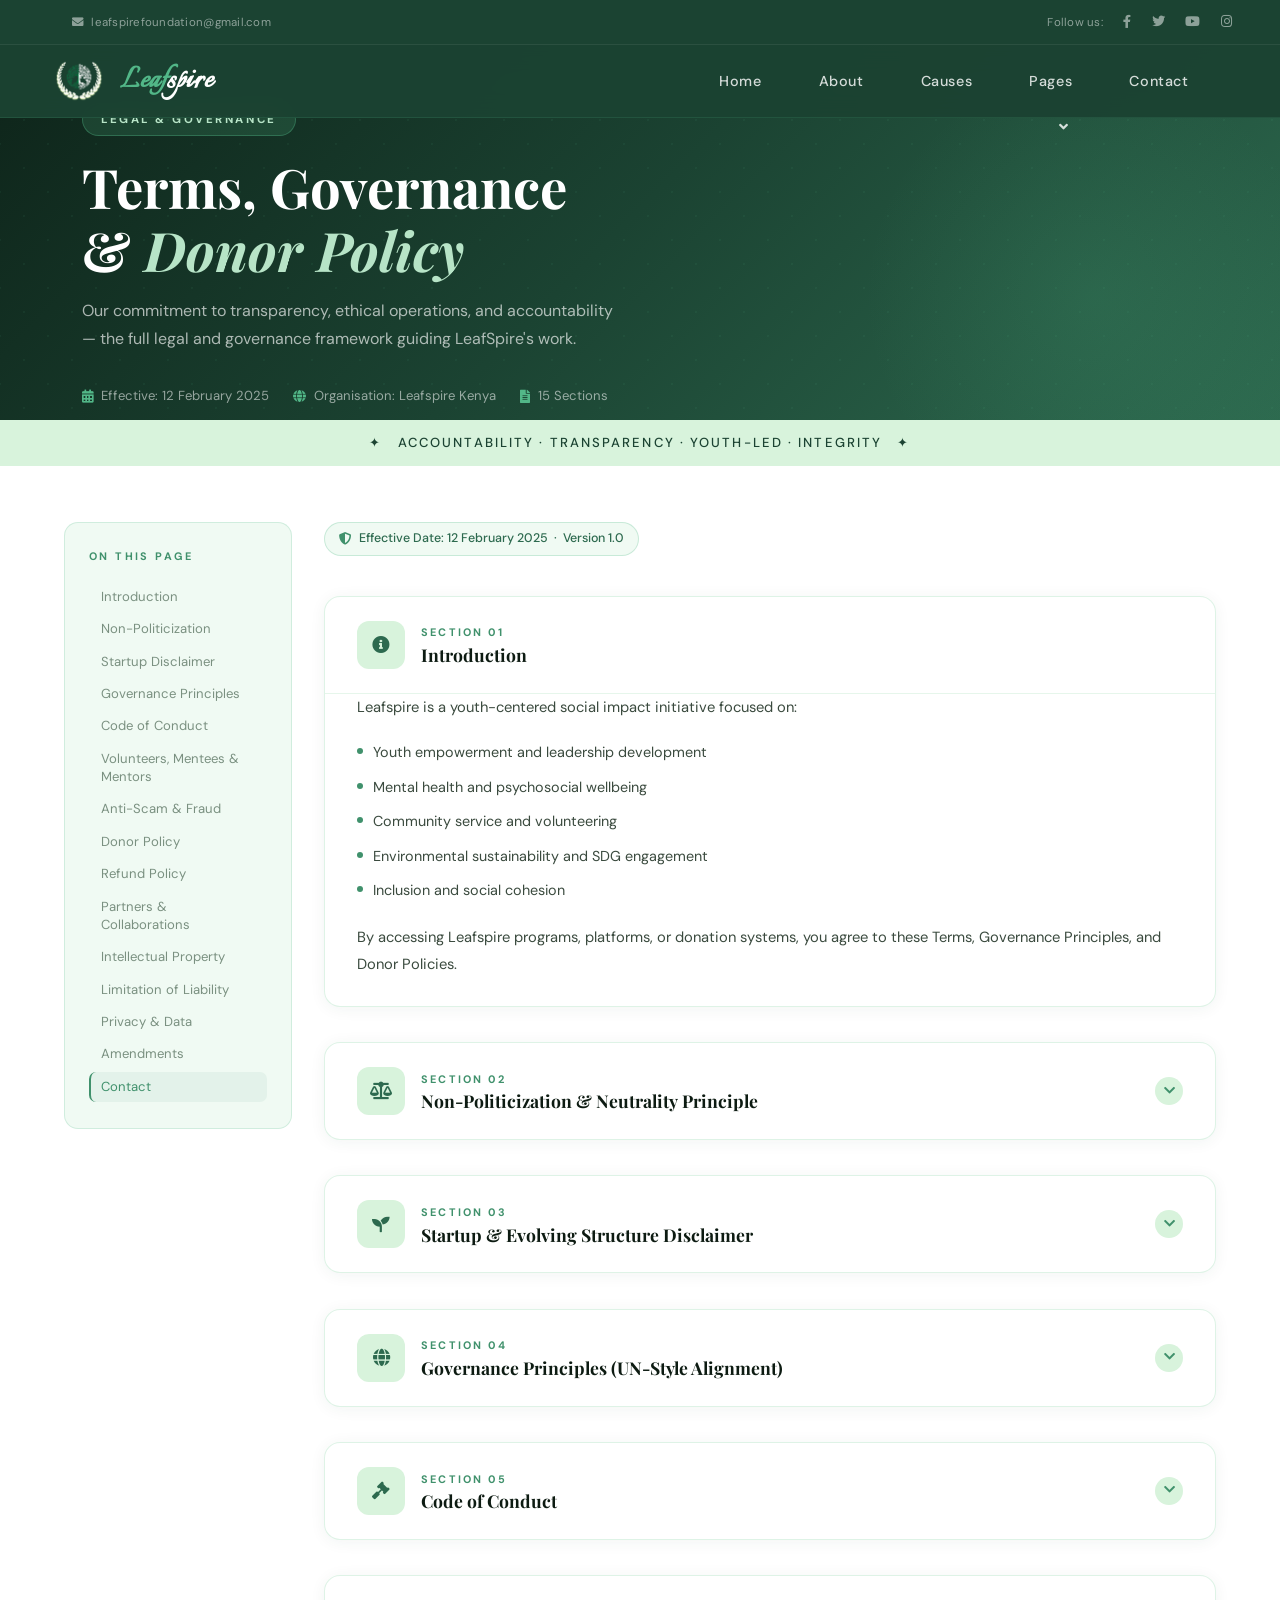
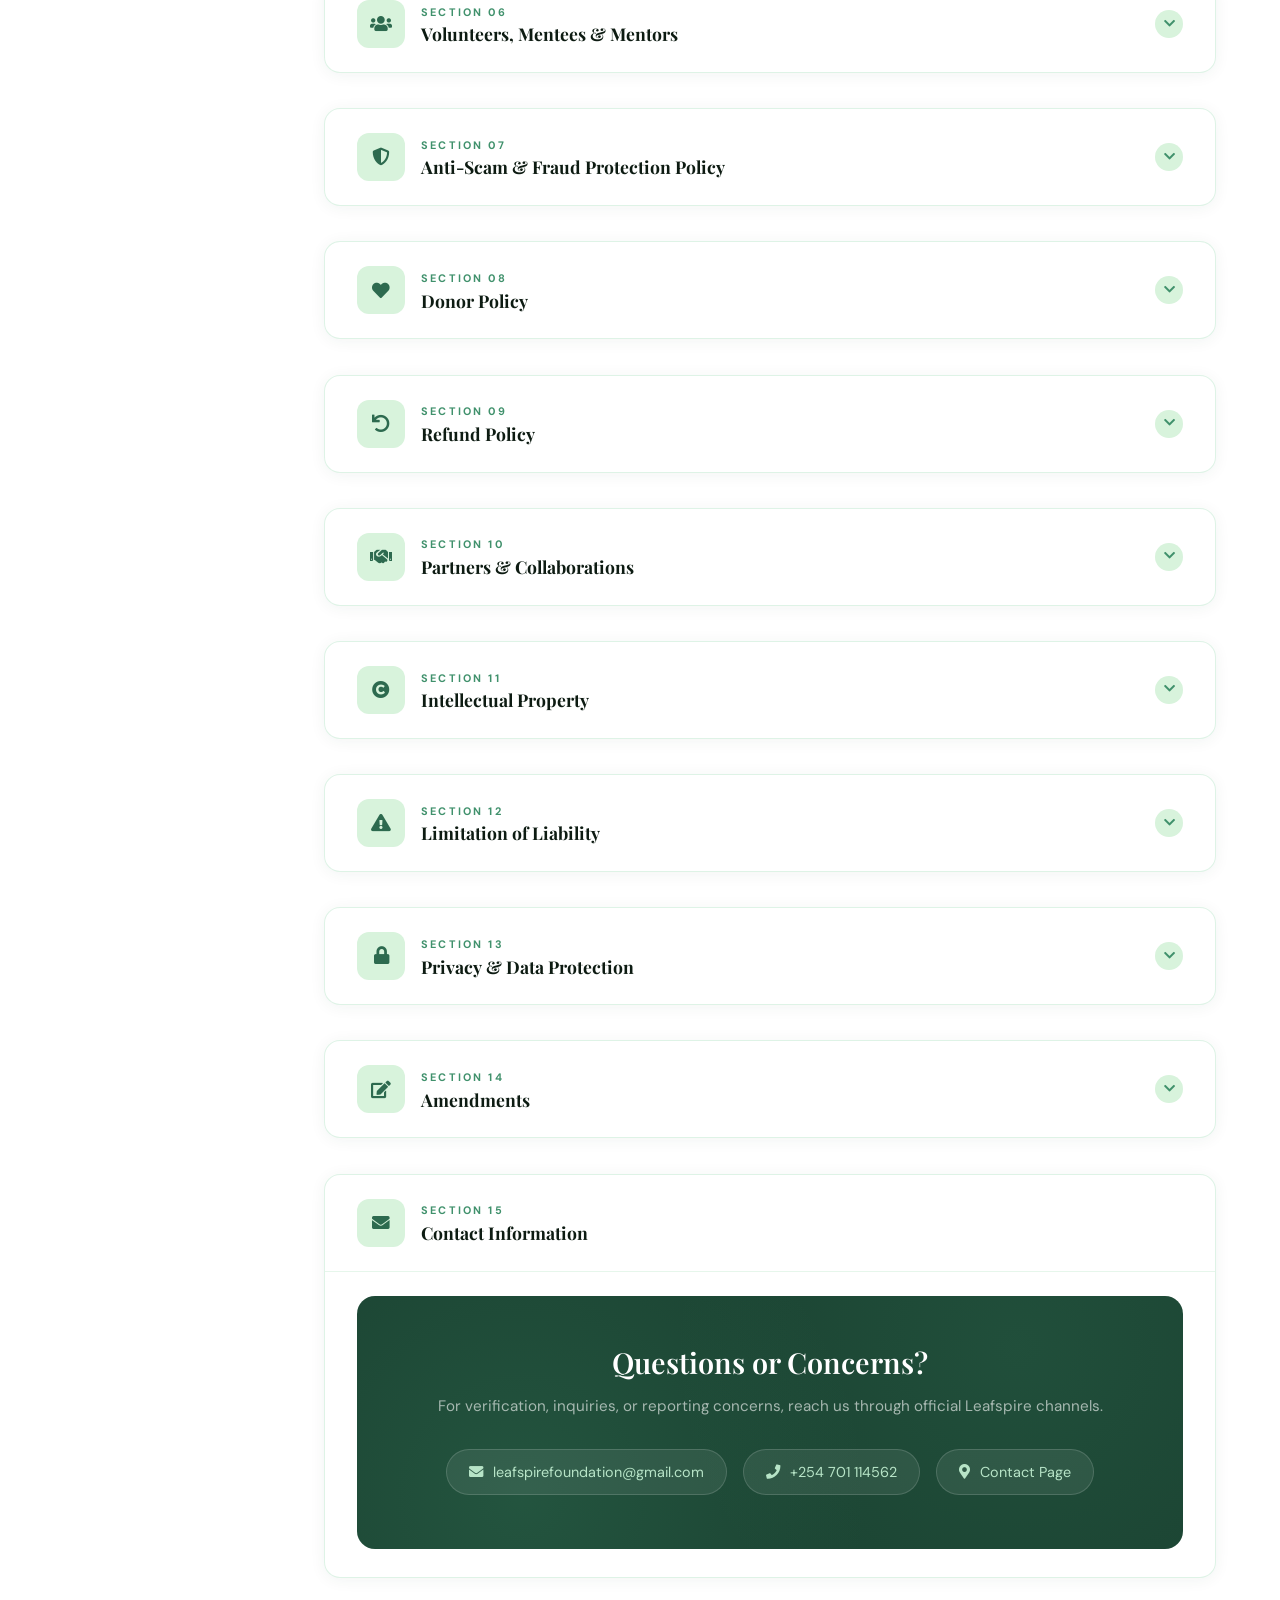
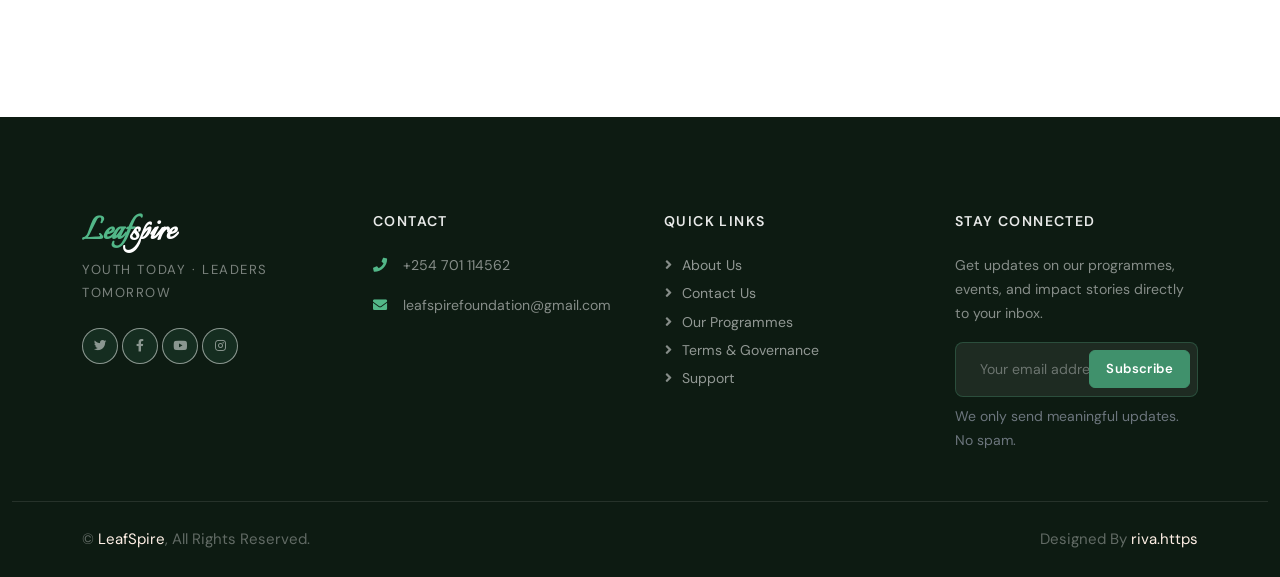
<file: terms.html>
<!DOCTYPE html>
<html lang="en">

<head>
    <meta charset="utf-8">
    <title>Terms, Governance & Donor Policy — LeafSpire</title>
    <meta content="width=device-width, initial-scale=1.0" name="viewport">
    <meta content="LeafSpire terms of use governance donor policy refund policy Kenya NGO" name="keywords">
    <meta content="LeafSpire's legal, ethical, and operational framework — our commitment to transparency, accountability, and youth-centered governance." name="description">

    <link rel="shortcut icon" href="img/leafspirelogo.png">

    <link rel="preconnect" href="https://fonts.googleapis.com">
    <link rel="preconnect" href="https://fonts.gstatic.com" crossorigin>
    <link href="https://fonts.googleapis.com/css2?family=Italianno&family=Playfair+Display:ital,wght@0,600;0,700;1,600&family=DM+Sans:wght@300;400;500;600&display=swap" rel="stylesheet">

    <link href="https://cdnjs.cloudflare.com/ajax/libs/font-awesome/5.10.0/css/all.min.css" rel="stylesheet">
    <link href="https://cdn.jsdelivr.net/npm/bootstrap-icons@1.4.1/font/bootstrap-icons.css" rel="stylesheet">

    <!-- Libraries (matching contact.html exactly) -->
    <link href="lib/animate/animate.min.css" rel="stylesheet">
    <link href="lib/owlcarousel/assets/owl.carousel.min.css" rel="stylesheet">

    <link href="css/bootstrap.min.css" rel="stylesheet">
    <link href="css/style.css" rel="stylesheet">

    <style>
        /* ===== DESIGN TOKENS (identical to index.html) ===== */
        :root {
            --green-deep:   #1b4332;
            --green-mid:    #2d6a4f;
            --green-main:   #40916c;
            --green-soft:   #52b788;
            --green-light:  #b7e4c7;
            --green-pale:   #d8f3dc;
            --green-mist:   #f0faf3;
            --white:        #ffffff;
            --dark:         #0d1b12;
            --text-body:    #3a4a3e;
            --text-muted:   #7a9080;
            --shadow-card:  0 4px 24px rgba(29,67,44,0.10);
            --shadow-hover: 0 12px 36px rgba(29,67,44,0.18);
            --radius-card:  14px;
            --transition:   all 0.32s cubic-bezier(0.4, 0, 0.2, 1);
        }

        *, *::before, *::after { box-sizing: border-box; }

        body {
            font-family: 'DM Sans', sans-serif;
            color: var(--text-body);
            background: #ffffff;
            line-height: 1.7;
            -webkit-font-smoothing: antialiased;
        }

        h1, h2, h3, h4, h5 {
            font-family: 'Playfair Display', Georgia, serif;
            color: var(--dark);
            line-height: 1.25;
        }

        .text-primary   { color: var(--green-main) !important; }
        .bg-primary     { background-color: var(--green-main) !important; }
        .btn-primary    { background-color: var(--green-main); border-color: var(--green-main); color: #fff; font-weight: 600; letter-spacing: 0.03em; }
        .btn-primary:hover, .btn-primary:focus { background-color: var(--green-deep); border-color: var(--green-deep); transform: translateY(-1px); box-shadow: 0 6px 20px rgba(64,145,108,0.35); }
        .btn-outline-primary { border-color: var(--green-main); color: var(--green-main); font-weight: 600; }
        .btn-outline-primary:hover { background-color: var(--green-main); border-color: var(--green-main); color: #fff; }
        .bg-secondary   { background-color: var(--green-pale) !important; }

        /* ===== SPINNER ===== */
        #spinner { z-index: 9999; }
        .spinner-grow.text-primary { color: var(--green-main) !important; }

        /* ===== TOP BAR ===== */
        .top-bar {
            background: var(--green-deep);
            padding: 8px 0;
            font-size: 0.82rem;
            letter-spacing: 0.02em;
        }
        .top-bar a { transition: var(--transition); }
        .top-bar a:hover { color: var(--green-light) !important; }

        /* ===== NAVBAR ===== */
        .navbar {
            background: rgba(27, 67, 50, 0.97) !important;
            backdrop-filter: blur(12px);
            -webkit-backdrop-filter: blur(12px);
            border-bottom: 1px solid rgba(82,183,136,0.15);
            padding: 0 2rem;
            transition: var(--transition);
        }
        .navbar-brand h1 {
            font-family: 'Italianno', cursive;
            font-size: 2.4rem;
            margin-bottom: 0 !important;
            line-height: 1;
            letter-spacing: 0.02em;
            color: var(--green-soft) !important;
        }
        .navbar-brand h1 span { color: #fff !important; }
        .nav-link {
            color: rgba(255,255,255,0.82) !important;
            font-weight: 500;
            font-size: 0.9rem;
            letter-spacing: 0.04em;
            padding: 1.5rem 0.85rem !important;
            position: relative;
            transition: var(--transition);
        }
        .nav-link::after {
            content: '';
            position: absolute;
            bottom: 0; left: 50%; right: 50%;
            height: 2px;
            background: var(--green-soft);
            transition: var(--transition);
        }
        .nav-link:hover::after,
        .nav-link.active::after { left: 0.85rem; right: 0.85rem; }
        .nav-link:hover, .nav-link.active { color: #fff !important; }
        .dropdown-menu {
            background: var(--green-deep);
            border: 1px solid rgba(82,183,136,0.2);
            border-radius: 8px;
            padding: 0.5rem;
            box-shadow: 0 8px 32px rgba(0,0,0,0.2);
        }
        .dropdown-item {
            color: rgba(255,255,255,0.78) !important;
            font-size: 0.87rem;
            padding: 0.5rem 1rem;
            border-radius: 5px;
            transition: var(--transition);
        }
        .dropdown-item:hover { background: rgba(82,183,136,0.15); color: #fff !important; }
        .btn-sm-square {
            width: 24px; height: 24px;
            display: inline-flex; align-items: center; justify-content: center;
            border-radius: 50%;
            font-size: 0.7rem;
        }

        /* ===== HERO ===== */
        .terms-hero {
            position: relative;
            min-height: 420px;
            background: linear-gradient(135deg, #0d2218 0%, #1b4332 50%, #2d6a4f 100%);
            display: flex;
            align-items: center;
            overflow: hidden;
            padding-top: 90px;
        }
        .terms-hero::before {
            content: '';
            position: absolute;
            inset: 0;
            background-image:
                radial-gradient(rgba(82,183,136,0.07) 1.5px, transparent 1.5px),
                radial-gradient(rgba(82,183,136,0.07) 1.5px, transparent 1.5px);
            background-size: 48px 48px;
            background-position: 0 0, 24px 24px;
        }
        .terms-hero::after {
            content: '';
            position: absolute;
            right: -5%;
            bottom: -30%;
            width: 500px;
            height: 500px;
            border-radius: 50%;
            background: radial-gradient(circle, rgba(82,183,136,0.12) 0%, transparent 65%);
            pointer-events: none;
        }
        .hero-content {
            position: relative;
            z-index: 2;
        }
        .hero-pill {
            display: inline-block;
            background: rgba(82,183,136,0.18);
            border: 1px solid rgba(82,183,136,0.35);
            color: var(--green-light);
            font-size: 0.72rem;
            font-weight: 700;
            letter-spacing: 0.22em;
            text-transform: uppercase;
            padding: 6px 18px;
            border-radius: 999px;
            margin-bottom: 1.25rem;
        }
        .terms-hero h1 {
            font-family: 'Playfair Display', serif;
            font-size: clamp(2rem, 4.5vw, 3.4rem);
            font-weight: 700;
            color: #fff;
            line-height: 1.15;
            margin-bottom: 1rem;
        }
        .terms-hero h1 em {
            font-style: italic;
            color: var(--green-light);
        }
        .terms-hero p {
            color: rgba(255,255,255,0.65);
            font-size: 1rem;
            max-width: 540px;
            line-height: 1.75;
            margin-bottom: 0;
        }
        .hero-meta {
            display: flex;
            gap: 1.5rem;
            flex-wrap: wrap;
            margin-top: 2rem;
        }
        .hero-meta-item {
            display: flex;
            align-items: center;
            gap: 8px;
            color: rgba(255,255,255,0.55);
            font-size: 0.82rem;
        }
        .hero-meta-item i { color: var(--green-soft); }

        /* ===== TAGLINE STRIP ===== */
        .tagline-strip {
            background: var(--green-pale);
            text-align: center;
            padding: 12px 1rem;
            font-size: 0.82rem;
            font-weight: 500;
            color: var(--green-deep);
            letter-spacing: 0.16em;
            text-transform: uppercase;
        }

        /* ===== PAGE LAYOUT ===== */
        .terms-layout {
            display: grid;
            grid-template-columns: 260px 1fr;
            gap: 0;
            max-width: 1200px;
            margin: 0 auto;
            padding: 3.5rem 1.5rem;
            align-items: start;
        }
        @media (max-width: 991px) {
            .terms-layout { grid-template-columns: 1fr; }
            .toc-sidebar { display: none; }
        }

        /* ===== TABLE OF CONTENTS (STICKY) ===== */
        .toc-sidebar {
            position: sticky;
            top: 90px;
            padding-right: 2rem;
        }
        .toc-box {
            background: var(--green-mist);
            border: 1px solid rgba(82,183,136,0.2);
            border-radius: 14px;
            padding: 1.5rem;
        }
        .toc-label {
            font-size: 0.68rem;
            font-weight: 700;
            letter-spacing: 0.22em;
            text-transform: uppercase;
            color: var(--green-main);
            margin-bottom: 1rem;
            display: block;
        }
        .toc-list {
            list-style: none;
            padding: 0;
            margin: 0;
        }
        .toc-list li { margin-bottom: 2px; }
        .toc-list a {
            display: block;
            font-size: 0.82rem;
            color: var(--text-muted);
            text-decoration: none;
            padding: 6px 10px;
            border-radius: 7px;
            border-left: 2px solid transparent;
            transition: var(--transition);
            line-height: 1.4;
        }
        .toc-list a:hover,
        .toc-list a.active {
            color: var(--green-main);
            background: rgba(64,145,108,0.07);
            border-left-color: var(--green-main);
        }

        /* ===== TERMS CONTENT ===== */
        .terms-content { min-width: 0; }

        /* ===== SECTION CARDS ===== */
        .terms-section {
            margin-bottom: 2.2rem;
            background: #fff;
            border-radius: 16px;
            border: 1px solid rgba(183,228,199,0.45);
            box-shadow: 0 2px 16px rgba(29,67,44,0.06);
            overflow: hidden;
            opacity: 0;
            transform: translateY(28px);
            transition: opacity 0.65s ease, transform 0.65s ease, box-shadow 0.3s ease;
        }
        .terms-section.revealed {
            opacity: 1;
            transform: translateY(0);
        }
        .terms-section:hover {
            box-shadow: var(--shadow-hover);
        }
        .section-header {
            display: flex;
            align-items: center;
            gap: 1rem;
            padding: 1.5rem 2rem;
            cursor: pointer;
            user-select: none;
            transition: var(--transition);
        }
        .section-header:hover { background: var(--green-mist); }
        .section-icon {
            width: 48px; height: 48px;
            border-radius: 12px;
            background: var(--green-pale);
            display: flex; align-items: center; justify-content: center;
            color: var(--green-mid);
            font-size: 1.1rem;
            flex-shrink: 0;
            transition: var(--transition);
        }
        .terms-section:hover .section-icon,
        .section-header:hover .section-icon {
            background: var(--green-main);
            color: #fff;
        }
        .section-header-text { flex: 1; }
        .section-num {
            font-size: 0.68rem;
            font-weight: 700;
            letter-spacing: 0.2em;
            text-transform: uppercase;
            color: var(--green-main);
            margin-bottom: 2px;
        }
        .section-header h3 {
            font-family: 'Playfair Display', serif;
            font-size: 1.1rem;
            color: var(--dark);
            margin: 0;
            font-weight: 700;
        }
        .section-toggle {
            width: 28px; height: 28px;
            border-radius: 50%;
            background: var(--green-pale);
            border: none;
            color: var(--green-main);
            display: flex; align-items: center; justify-content: center;
            font-size: 0.8rem;
            transition: var(--transition);
            flex-shrink: 0;
        }
        .section-toggle.open { background: var(--green-main); color: #fff; transform: rotate(180deg); }

        .section-body {
            padding: 0 2rem 1.75rem 2rem;
            border-top: 1px solid rgba(183,228,199,0.35);
            display: none;
        }
        .section-body.open { display: block; }

        /* Always-open sections (no accordion) */
        .terms-section.always-open .section-body {
            display: block !important;
            border-top: 1px solid rgba(183,228,199,0.35);
        }
        .terms-section.always-open .section-toggle { display: none; }
        .terms-section.always-open .section-header { cursor: default; }
        .terms-section.always-open .section-header:hover { background: transparent; }

        .section-body p {
            font-size: 0.92rem;
            color: var(--text-body);
            line-height: 1.85;
            margin-bottom: 0.9rem;
        }
        .section-body p:last-child { margin-bottom: 0; }

        .section-body h4 {
            font-family: 'Playfair Display', serif;
            font-size: 0.98rem;
            color: var(--dark);
            margin-top: 1.25rem;
            margin-bottom: 0.5rem;
            font-weight: 700;
        }

        .policy-list {
            list-style: none;
            padding: 0;
            margin: 0.75rem 0 1rem;
        }
        .policy-list li {
            display: flex;
            align-items: flex-start;
            gap: 10px;
            font-size: 0.9rem;
            color: var(--text-body);
            line-height: 1.7;
            padding: 5px 0;
        }
        .policy-list li::before {
            content: '';
            width: 6px; height: 6px;
            border-radius: 50%;
            background: var(--green-main);
            margin-top: 8px;
            flex-shrink: 0;
        }

        /* ===== PRINCIPLE GRID (Governance) ===== */
        .principle-grid {
            display: grid;
            grid-template-columns: repeat(auto-fill, minmax(200px, 1fr));
            gap: 1rem;
            margin-top: 1rem;
        }
        .principle-card {
            background: var(--green-mist);
            border: 1px solid rgba(82,183,136,0.2);
            border-radius: 12px;
            padding: 1.2rem;
            transition: var(--transition);
        }
        .principle-card:hover {
            background: var(--green-pale);
            transform: translateY(-3px);
            box-shadow: 0 8px 24px rgba(29,67,44,0.1);
        }
        .principle-card .p-icon {
            font-size: 1.4rem;
            margin-bottom: 0.6rem;
            display: block;
        }
        .principle-card h5 {
            font-family: 'DM Sans', sans-serif;
            font-size: 0.88rem;
            font-weight: 700;
            color: var(--green-deep);
            margin-bottom: 0.35rem;
        }
        .principle-card p {
            font-size: 0.8rem;
            color: var(--text-muted);
            margin: 0;
            line-height: 1.6;
        }

        /* ===== ROLE CARDS ===== */
        .role-grid {
            display: grid;
            grid-template-columns: repeat(auto-fill, minmax(220px, 1fr));
            gap: 1rem;
            margin-top: 1rem;
        }
        .role-card {
            border: 1px solid rgba(183,228,199,0.5);
            border-radius: 12px;
            padding: 1.25rem;
            transition: var(--transition);
        }
        .role-card:hover {
            border-color: var(--green-soft);
            box-shadow: 0 6px 20px rgba(29,67,44,0.09);
        }
        .role-card-label {
            font-size: 0.68rem;
            font-weight: 700;
            letter-spacing: 0.18em;
            text-transform: uppercase;
            color: var(--green-main);
            margin-bottom: 0.6rem;
        }

        /* ===== ALERT BOXES ===== */
        .policy-alert {
            display: flex;
            gap: 1rem;
            align-items: flex-start;
            background: rgba(183,228,199,0.25);
            border: 1px solid rgba(82,183,136,0.3);
            border-left: 4px solid var(--green-main);
            border-radius: 10px;
            padding: 1rem 1.25rem;
            margin: 1rem 0;
        }
        .policy-alert.warning {
            background: rgba(255,243,200,0.4);
            border-color: rgba(245,200,60,0.4);
            border-left-color: #f0a500;
        }
        .policy-alert.danger {
            background: rgba(255,220,220,0.3);
            border-color: rgba(220,80,80,0.25);
            border-left-color: #dc3545;
        }
        .policy-alert-icon { font-size: 1.3rem; flex-shrink: 0; }
        .policy-alert p { margin: 0; font-size: 0.88rem; color: var(--text-body); }

        /* ===== CONTACT SECTION ===== */
        .contact-cta {
            background: var(--green-deep);
            border-radius: 18px;
            padding: 3rem;
            text-align: center;
            color: #fff;
            margin-top: 1.5rem;
            position: relative;
            overflow: hidden;
        }
        .contact-cta::before {
            content: '';
            position: absolute;
            inset: 0;
            background:
                radial-gradient(circle at 20% 80%, rgba(82,183,136,0.15) 0%, transparent 50%),
                radial-gradient(circle at 80% 20%, rgba(82,183,136,0.1) 0%, transparent 50%);
            pointer-events: none;
        }
        .contact-cta h3 {
            font-family: 'Playfair Display', serif;
            font-size: 1.8rem;
            color: #fff;
            margin-bottom: 0.75rem;
            position: relative;
        }
        .contact-cta p {
            color: rgba(255,255,255,0.6);
            font-size: 0.95rem;
            margin-bottom: 1.5rem;
            position: relative;
        }
        .contact-detail {
            display: inline-flex;
            align-items: center;
            gap: 10px;
            background: rgba(255,255,255,0.08);
            border: 1px solid rgba(255,255,255,0.15);
            border-radius: 999px;
            padding: 0.6rem 1.4rem;
            color: var(--green-light);
            font-size: 0.9rem;
            margin: 0.35rem;
            text-decoration: none;
            transition: var(--transition);
            position: relative;
        }
        .contact-detail:hover {
            background: var(--green-main);
            border-color: var(--green-main);
            color: #fff;
            transform: translateY(-2px);
        }

        /* ===== EFFECTIVE DATE BADGE ===== */
        .effective-badge {
            display: inline-flex;
            align-items: center;
            gap: 8px;
            background: var(--green-mist);
            border: 1px solid rgba(82,183,136,0.25);
            border-radius: 999px;
            padding: 5px 14px;
            font-size: 0.78rem;
            color: var(--green-mid);
            font-weight: 500;
            margin-bottom: 2.5rem;
        }
        .effective-badge i { color: var(--green-main); }

        /* ===== FOOTER ===== */
        .footer { background: var(--dark) !important; }
        .footer h1 {
            font-family: 'Italianno', cursive; font-size: 2.4rem;
            color: var(--green-soft) !important; margin-bottom: 0.5rem; line-height: 1;
        }
        .footer h1 span { color: #fff !important; }
        .footer h5 { font-family: 'DM Sans', sans-serif; font-size: 0.88rem; font-weight: 600; letter-spacing: 0.1em; text-transform: uppercase; color: rgba(255,255,255,0.9) !important; }
        .footer .btn-square {
            width: 36px; height: 36px; border-radius: 50%;
            background: rgba(82,183,136,0.12); border: 1px solid rgba(82,183,136,0.25);
            color: var(--green-light); font-size: 0.78rem;
            display: inline-flex; align-items: center; justify-content: center;
            transition: var(--transition);
        }
        .footer .btn-square:hover { background: var(--green-main); border-color: var(--green-main); color: #fff; transform: scale(1.1); }
        .footer .btn-link { color: rgba(255,255,255,0.55) !important; font-size: 0.88rem; padding: 0.25rem 0; text-decoration: none; display: block; transition: var(--transition); }
        .footer .btn-link:hover { color: var(--green-light) !important; padding-left: 6px; }
        .footer p { font-size: 0.88rem; color: rgba(255,255,255,0.5); }
        .footer .form-control {
            background: rgba(255,255,255,0.07) !important;
            border: 1px solid rgba(82,183,136,0.25) !important;
            color: #fff !important; border-radius: 8px; font-size: 0.88rem;
        }
        .footer .form-control::placeholder { color: rgba(255,255,255,0.35); }
        .footer .form-control:focus { border-color: var(--green-soft) !important; box-shadow: 0 0 0 3px rgba(82,183,136,0.15); }
        .footer .btn-primary { border-radius: 6px; font-size: 0.82rem; padding: 0.4rem 1rem; }
        .copyright {
            border-top: 1px solid rgba(255,255,255,0.07);
            padding: 1.25rem 0; font-size: 0.82rem; color: rgba(255,255,255,0.35);
        }
        .copyright a { color: var(--green-light); text-decoration: none; }
        .copyright a:hover { color: var(--green-soft); }

        /* ===== BACK TO TOP ===== */
        .back-to-top {
            background: var(--green-main) !important; border: none !important;
            box-shadow: 0 4px 16px rgba(64,145,108,0.4); border-radius: 50% !important;
            width: 46px; height: 46px; display: none; align-items: center; justify-content: center;
            position: fixed; bottom: 2rem; right: 2rem; z-index: 999;
            color: #fff; text-decoration: none; transition: var(--transition);
        }
        .back-to-top:hover { background: var(--green-deep) !important; transform: translateY(-3px); color: #fff; }

        /* ===== POPUP ===== */
        .leafspire-popup {
            display: none; position: fixed; inset: 0;
            background: rgba(0,0,0,0.6); backdrop-filter: blur(6px);
            justify-content: center; align-items: center; z-index: 9999;
        }
        .leafspire-popup-card {
            background: #fff; padding: 30px; border-radius: 16px;
            text-align: center; width: 90%; max-width: 420px;
            animation: popIn 0.25s ease;
        }
        .leafspire-icon { font-size: 42px; margin-bottom: 10px; }
        .leafspire-popup-card h3 { color: #1f6f4a; }
        .leafspire-popup-card p { font-size: 14px; color: #444; }
        .leafspire-btn {
            margin-top: 15px; padding: 10px 20px; border: none;
            background: #1f6f4a; color: white; border-radius: 8px; cursor: pointer;
        }
        @keyframes popIn {
            from { transform: scale(0.85); opacity: 0; }
            to { transform: scale(1); opacity: 1; }
        }

        /* ===== RESPONSIVE ===== */
        @media (max-width: 991.98px) {
            .navbar { padding: 0.5rem 1rem; }
            .nav-link { padding: 0.6rem 1rem !important; }
            .nav-link::after { display: none; }
            .terms-layout { padding: 2rem 1rem; }
            .section-body { padding: 0 1.25rem 1.5rem; }
            .section-header { padding: 1.25rem; }
            .contact-cta { padding: 2rem 1.5rem; }
        }
        @media (max-width: 575.98px) {
            .principle-grid, .role-grid { grid-template-columns: 1fr 1fr; }
            .terms-hero h1 { font-size: 2rem; }
        }
    </style>
</head>

<body>
    <!-- Spinner -->
    <div id="spinner" class="show bg-white position-fixed translate-middle w-100 vh-100 top-50 start-50 d-flex align-items-center justify-content-center" style="z-index:9999;">
        <div class="spinner-grow text-primary" role="status"></div>
    </div>

    <!-- Navbar Start -->
    <div class="container-fluid fixed-top px-0 wow fadeIn" data-wow-delay="0.1s">
        <div class="top-bar text-white-50 row gx-0 align-items-center d-none d-lg-flex">
            <div class="col-lg-6 px-5 text-start">
                <small class="ms-4"><i class="fa fa-envelope me-2"></i>leafspirefoundation@gmail.com</small>
            </div>
            <div class="col-lg-6 px-5 text-end">
                <small>Follow us:</small>
                <a class="text-white-50 ms-3" href="https://www.facebook.com/profile.php?id=61590070211326"><i class="fab fa-facebook-f"></i></a>
                <a class="text-white-50 ms-3" href="https://x.com/Leafspire"><i class="fab fa-twitter"></i></a>
                <a class="text-white-50 ms-3" href="https://youtube.com/@leafspirefoundation?si=TQPvzIE116SsMQAR"><i class="fab fa-youtube"></i></a>
                <a class="text-white-50 ms-3" href="https://www.instagram.com/leafspirefoundation/"><i class="fab fa-instagram"></i></a>
            </div>
        </div>
        <nav class="navbar navbar-expand-lg navbar-dark py-lg-0 px-lg-5 wow fadeIn" data-wow-delay="0.1s">
            <a href="index.html" class="navbar-brand ms-4 ms-lg-0 d-flex align-items-center">
                <img src="img/leafspirelogoremovebg.png" alt="Leafspire Logo" style="width:62px; height:62px; object-fit:contain; margin-right:10px;">
                <h1 class="fw-bold mb-0" style="font-family: 'Italianno', cursive; font-size: 2.2rem;">
                    Leaf<span class="text-white">spire</span>
                </h1>
            </a>
            <button type="button" class="navbar-toggler me-4" data-bs-toggle="collapse" data-bs-target="#navbarCollapse">
                <span class="navbar-toggler-icon"></span>
            </button>
            <div class="collapse navbar-collapse" id="navbarCollapse">
                <div class="navbar-nav ms-auto p-4 p-lg-0">
                    <a href="index.html" class="nav-item nav-link">Home</a>
                    <a href="about.html" class="nav-item nav-link">About</a>
                    <a href="causes.html" class="nav-item nav-link">Causes</a>
                    <div class="nav-item dropdown">
                        <a href="#" class="nav-link dropdown-toggle" data-bs-toggle="dropdown">Pages</a>
                        <div class="dropdown-menu m-0">
                            <a href="service.html" class="dropdown-item">Our Programmes</a>
                            <a href="team.html" class="dropdown-item">Our Team</a>
                            <a href="testimonial.html" class="dropdown-item">Get Involved</a>
                            <a href="404.html" class="dropdown-item">Stories</a>
                        </div>
                    </div>
                    <a href="contact.html" class="nav-item nav-link">Contact</a>
                </div>
            </div>
        </nav>
    </div>
    <!-- Navbar End -->

    <!-- Hero Start -->
    <section class="terms-hero">
        <div class="container">
            <div class="hero-content">
                <span class="hero-pill">Legal &amp; Governance</span>
                <h1>Terms, Governance<br>&amp; <em>Donor Policy</em></h1>
                <p>Our commitment to transparency, ethical operations, and accountability — the full legal and governance framework guiding LeafSpire's work.</p>
                <div class="hero-meta">
                    <div class="hero-meta-item"><i class="fa fa-calendar-alt"></i> Effective: 12 February 2025</div>
                    <div class="hero-meta-item"><i class="fa fa-globe"></i> Organisation: Leafspire Kenya</div>
                    <div class="hero-meta-item"><i class="fa fa-file-alt"></i> 15 Sections</div>
                </div>
            </div>
        </div>
    </section>
    <!-- Hero End -->

    <div class="tagline-strip">✦ &nbsp; Accountability · Transparency · Youth-Led · Integrity &nbsp; ✦</div>

    <!-- Main Content -->
    <div class="terms-layout">

        <!-- Sticky TOC -->
        <aside class="toc-sidebar">
            <div class="toc-box">
                <span class="toc-label">On this page</span>
                <ul class="toc-list" id="tocList">
                    <li><a href="#s1" class="toc-link">Introduction</a></li>
                    <li><a href="#s2" class="toc-link">Non-Politicization</a></li>
                    <li><a href="#s3" class="toc-link">Startup Disclaimer</a></li>
                    <li><a href="#s4" class="toc-link">Governance Principles</a></li>
                    <li><a href="#s5" class="toc-link">Code of Conduct</a></li>
                    <li><a href="#s6" class="toc-link">Volunteers, Mentees &amp; Mentors</a></li>
                    <li><a href="#s7" class="toc-link">Anti-Scam &amp; Fraud</a></li>
                    <li><a href="#s8" class="toc-link">Donor Policy</a></li>
                    <li><a href="#s9" class="toc-link">Refund Policy</a></li>
                    <li><a href="#s10" class="toc-link">Partners &amp; Collaborations</a></li>
                    <li><a href="#s11" class="toc-link">Intellectual Property</a></li>
                    <li><a href="#s12" class="toc-link">Limitation of Liability</a></li>
                    <li><a href="#s13" class="toc-link">Privacy &amp; Data</a></li>
                    <li><a href="#s14" class="toc-link">Amendments</a></li>
                    <li><a href="#s15" class="toc-link">Contact</a></li>
                </ul>
            </div>
        </aside>

        <!-- Terms Content -->
        <main class="terms-content">

            <div class="effective-badge"><i class="fa fa-shield-alt"></i> Effective Date: 12 February 2025 &nbsp;·&nbsp; Version 1.0</div>

            <!-- Section 1: Introduction -->
            <div class="terms-section always-open" id="s1">
                <div class="section-header">
                    <div class="section-icon"><i class="fa fa-info-circle"></i></div>
                    <div class="section-header-text">
                        <div class="section-num">Section 01</div>
                        <h3>Introduction</h3>
                    </div>
                </div>
                <div class="section-body open">
                    <p>Leafspire is a youth-centered social impact initiative focused on:</p>
                    <ul class="policy-list">
                        <li>Youth empowerment and leadership development</li>
                        <li>Mental health and psychosocial wellbeing</li>
                        <li>Community service and volunteering</li>
                        <li>Environmental sustainability and SDG engagement</li>
                        <li>Inclusion and social cohesion</li>
                    </ul>
                    <p>By accessing Leafspire programs, platforms, or donation systems, you agree to these Terms, Governance Principles, and Donor Policies.</p>
                </div>
            </div>

            <!-- Section 2: Non-Politicization -->
            <div class="terms-section" id="s2">
                <div class="section-header" onclick="toggleSection(this)">
                    <div class="section-icon"><i class="fa fa-balance-scale"></i></div>
                    <div class="section-header-text">
                        <div class="section-num">Section 02</div>
                        <h3>Non-Politicization &amp; Neutrality Principle</h3>
                    </div>
                    <button class="section-toggle" aria-label="Toggle section"><i class="fa fa-chevron-down"></i></button>
                </div>
                <div class="section-body">
                    <div class="policy-alert">
                        <span class="policy-alert-icon">🤝</span>
                        <p><strong>Leafspire is strictly non-political, non-partisan, and non-ideological.</strong></p>
                    </div>
                    <p>We explicitly state that:</p>
                    <ul class="policy-list">
                        <li>We do not support, endorse, or affiliate with any political party, candidate, or political movement</li>
                        <li>We do not engage in political campaigning or election-related activities</li>
                        <li>Our programs are designed solely for youth development, humanitarian impact, and community wellbeing</li>
                        <li>Participation in Leafspire does not imply political alignment or affiliation</li>
                    </ul>
                    <div class="policy-alert warning">
                        <span class="policy-alert-icon">⚠️</span>
                        <p>Any attempt to use Leafspire's name, programs, or activities for political influence, campaigning, or propaganda is <strong>strictly prohibited</strong>.</p>
                    </div>
                </div>
            </div>

            <!-- Section 3: Startup Disclaimer -->
            <div class="terms-section" id="s3">
                <div class="section-header" onclick="toggleSection(this)">
                    <div class="section-icon"><i class="fa fa-seedling"></i></div>
                    <div class="section-header-text">
                        <div class="section-num">Section 03</div>
                        <h3>Startup &amp; Evolving Structure Disclaimer</h3>
                    </div>
                    <button class="section-toggle" aria-label="Toggle section"><i class="fa fa-chevron-down"></i></button>
                </div>
                <div class="section-body">
                    <p>Leafspire operates as an emerging NGO initiative. This means:</p>
                    <ul class="policy-list">
                        <li>Programs, structures, and systems are under continuous development</li>
                        <li>Governance frameworks may evolve as the organization grows</li>
                        <li>Operational limitations may exist due to funding and capacity constraints</li>
                        <li>We prioritize transparency, accountability, and ethical growth over commercial or political interests</li>
                    </ul>
                </div>
            </div>

            <!-- Section 4: Governance Principles -->
            <div class="terms-section" id="s4">
                <div class="section-header" onclick="toggleSection(this)">
                    <div class="section-icon"><i class="fa fa-globe"></i></div>
                    <div class="section-header-text">
                        <div class="section-num">Section 04</div>
                        <h3>Governance Principles (UN-Style Alignment)</h3>
                    </div>
                    <button class="section-toggle" aria-label="Toggle section"><i class="fa fa-chevron-down"></i></button>
                </div>
                <div class="section-body">
                    <p>Leafspire is guided by the following principles:</p>
                    <div class="principle-grid">
                        <div class="principle-card">
                            <span class="p-icon">🔍</span>
                            <h5>Integrity</h5>
                            <p>All actions must reflect honesty, accountability, and ethical conduct.</p>
                        </div>
                        <div class="principle-card">
                            <span class="p-icon">🌍</span>
                            <h5>Inclusivity</h5>
                            <p>We welcome all youth regardless of gender, background, religion, ethnicity, or socioeconomic status.</p>
                        </div>
                        <div class="principle-card">
                            <span class="p-icon">🛡️</span>
                            <h5>Safeguarding</h5>
                            <p>We commit to protecting vulnerable individuals, especially youth, from exploitation, abuse, or harm.</p>
                        </div>
                        <div class="principle-card">
                            <span class="p-icon">📋</span>
                            <h5>Transparency</h5>
                            <p>We maintain open communication regarding programs, funding use, and impact.</p>
                        </div>
                        <div class="principle-card">
                            <span class="p-icon">⚖️</span>
                            <h5>Independence</h5>
                            <p>Leafspire operates independently from political, corporate, or religious influence.</p>
                        </div>
                    </div>
                </div>
            </div>

            <!-- Section 5: Code of Conduct -->
            <div class="terms-section" id="s5">
                <div class="section-header" onclick="toggleSection(this)">
                    <div class="section-icon"><i class="fa fa-gavel"></i></div>
                    <div class="section-header-text">
                        <div class="section-num">Section 05</div>
                        <h3>Code of Conduct</h3>
                    </div>
                    <button class="section-toggle" aria-label="Toggle section"><i class="fa fa-chevron-down"></i></button>
                </div>
                <div class="section-body">
                    <p>All participants — volunteers, mentors, mentees, partners, and donors — must:</p>
                    <ul class="policy-list">
                        <li>Act respectfully and responsibly</li>
                        <li>Avoid harassment, discrimination, or harmful behavior</li>
                        <li>Respect confidentiality where applicable</li>
                        <li>Refrain from misuse of Leafspire identity or authority</li>
                        <li>Uphold safeguarding standards for youth engagement</li>
                    </ul>
                    <div class="policy-alert warning">
                        <span class="policy-alert-icon">⚠️</span>
                        <p>Leafspire reserves the right to remove any participant who violates these principles.</p>
                    </div>
                </div>
            </div>

            <!-- Section 6: Volunteers, Mentees & Mentors -->
            <div class="terms-section" id="s6">
                <div class="section-header" onclick="toggleSection(this)">
                    <div class="section-icon"><i class="fa fa-users"></i></div>
                    <div class="section-header-text">
                        <div class="section-num">Section 06</div>
                        <h3>Volunteers, Mentees &amp; Mentors</h3>
                    </div>
                    <button class="section-toggle" aria-label="Toggle section"><i class="fa fa-chevron-down"></i></button>
                </div>
                <div class="section-body">
                    <div class="role-grid">
                        <div class="role-card">
                            <div class="role-card-label">Volunteers</div>
                            <ul class="policy-list">
                                <li>Act in good faith and with commitment</li>
                                <li>Deliver assigned responsibilities responsibly</li>
                                <li>Avoid misrepresentation of authority or role</li>
                                <li>Respect timelines and coordination structures</li>
                            </ul>
                            <p style="font-size:0.8rem; color:var(--text-muted); margin-top:0.5rem;">Volunteers are not employees unless formally stated.</p>
                        </div>
                        <div class="role-card">
                            <div class="role-card-label">Mentees</div>
                            <ul class="policy-list">
                                <li>Participate actively in mentorship and programs</li>
                                <li>Respect mentors and peers</li>
                                <li>Engage constructively in learning spaces</li>
                                <li>Avoid disruptive or abusive conduct</li>
                            </ul>
                            <p style="font-size:0.8rem; color:var(--text-muted); margin-top:0.5rem;">Leafspire does not guarantee employment, academic admission, or financial outcomes.</p>
                        </div>
                        <div class="role-card">
                            <div class="role-card-label">Mentors</div>
                            <ul class="policy-list">
                                <li>Provide guidance ethically and professionally</li>
                                <li>Avoid exploitation or misuse of influence</li>
                                <li>Respect confidentiality and boundaries</li>
                                <li>Support youth development in good faith</li>
                            </ul>
                        </div>
                    </div>
                </div>
            </div>

            <!-- Section 7: Anti-Scam -->
            <div class="terms-section" id="s7">
                <div class="section-header" onclick="toggleSection(this)">
                    <div class="section-icon"><i class="fa fa-shield-alt"></i></div>
                    <div class="section-header-text">
                        <div class="section-num">Section 07</div>
                        <h3>Anti-Scam &amp; Fraud Protection Policy</h3>
                    </div>
                    <button class="section-toggle" aria-label="Toggle section"><i class="fa fa-chevron-down"></i></button>
                </div>
                <div class="section-body">
                    <div class="policy-alert danger">
                        <span class="policy-alert-icon">🚫</span>
                        <p>Leafspire maintains a <strong>zero-tolerance policy</strong> against fraud, impersonation, and scams.</p>
                    </div>
                    <p>We confirm:</p>
                    <ul class="policy-list">
                        <li>We do not request money through personal accounts</li>
                        <li>Official donations are only received via verified Leafspire channels</li>
                        <li>We do not charge hidden "registration fees" for volunteering</li>
                        <li>Any suspicious activity must be reported immediately</li>
                    </ul>
                    <p>Leafspire is not responsible for unauthorized third-party impersonation.</p>
                </div>
            </div>

            <!-- Section 8: Donor Policy -->
            <div class="terms-section" id="s8">
                <div class="section-header" onclick="toggleSection(this)">
                    <div class="section-icon"><i class="fa fa-heart"></i></div>
                    <div class="section-header-text">
                        <div class="section-num">Section 08</div>
                        <h3>Donor Policy</h3>
                    </div>
                    <button class="section-toggle" aria-label="Toggle section"><i class="fa fa-chevron-down"></i></button>
                </div>
                <div class="section-body">
                    <h4>Nature of Donations</h4>
                    <p>All donations to Leafspire are voluntary, non-compulsory, and contributed in support of youth and community programs.</p>

                    <h4>Use of Funds</h4>
                    <p>Donations are used for:</p>
                    <ul class="policy-list">
                        <li>Youth mentorship programs</li>
                        <li>Mental health and wellbeing initiatives</li>
                        <li>Community outreach and environmental projects</li>
                        <li>Operational support for program delivery</li>
                    </ul>
                    <p>Leafspire may allocate funds based on priority impact needs.</p>

                    <h4>Transparency Commitment</h4>
                    <ul class="policy-list">
                        <li>Ethical fund management</li>
                        <li>Basic impact reporting where possible</li>
                        <li>Responsible allocation aligned with mission objectives</li>
                    </ul>

                    <h4>Donor Intent</h4>
                    <p>We respect donor preferences where feasible. However, Leafspire reserves the right to redirect funds to urgent or higher-impact needs aligned with its mission.</p>
                </div>
            </div>

            <!-- Section 9: Refund Policy -->
            <div class="terms-section" id="s9">
                <div class="section-header" onclick="toggleSection(this)">
                    <div class="section-icon"><i class="fa fa-undo"></i></div>
                    <div class="section-header-text">
                        <div class="section-num">Section 09</div>
                        <h3>Refund Policy</h3>
                    </div>
                    <button class="section-toggle" aria-label="Toggle section"><i class="fa fa-chevron-down"></i></button>
                </div>
                <div class="section-body">
                    <div class="policy-alert">
                        <span class="policy-alert-icon">💳</span>
                        <p><strong>General Rule:</strong> All donations are considered final and non-refundable, except in cases of verified error.</p>
                    </div>

                    <h4>Eligible Refund Situations</h4>
                    <p>A refund may be considered only if:</p>
                    <ul class="policy-list">
                        <li>A donation was made accidentally (duplicate or incorrect amount)</li>
                        <li>A technical error caused unintended transaction duplication</li>
                        <li>Fraudulent or unauthorized payment is proven</li>
                    </ul>

                    <h4>Non-Refundable Cases</h4>
                    <p>Refunds will not be issued for:</p>
                    <ul class="policy-list">
                        <li>Voluntary donations made intentionally</li>
                        <li>Contributions already allocated to program activities</li>
                        <li>Donations made under misunderstanding without error evidence</li>
                    </ul>

                    <h4>Refund Request Process</h4>
                    <p>To request a refund: contact Leafspire through official communication channels, provide proof of transaction. Requests will be reviewed within a reasonable timeframe. Approval is not guaranteed.</p>
                </div>
            </div>

            <!-- Section 10: Partners -->
            <div class="terms-section" id="s10">
                <div class="section-header" onclick="toggleSection(this)">
                    <div class="section-icon"><i class="fa fa-handshake"></i></div>
                    <div class="section-header-text">
                        <div class="section-num">Section 10</div>
                        <h3>Partners &amp; Collaborations</h3>
                    </div>
                    <button class="section-toggle" aria-label="Toggle section"><i class="fa fa-chevron-down"></i></button>
                </div>
                <div class="section-body">
                    <p>Partners agree to:</p>
                    <ul class="policy-list">
                        <li>Engage in ethical, transparent collaboration</li>
                        <li>Respect mutual branding agreements</li>
                        <li>Avoid misuse of Leafspire identity</li>
                        <li>Maintain non-political alignment in all joint activities</li>
                    </ul>
                    <p>Leafspire may terminate partnerships if values or safeguarding principles are violated.</p>
                </div>
            </div>

            <!-- Section 11: IP -->
            <div class="terms-section" id="s11">
                <div class="section-header" onclick="toggleSection(this)">
                    <div class="section-icon"><i class="fa fa-copyright"></i></div>
                    <div class="section-header-text">
                        <div class="section-num">Section 11</div>
                        <h3>Intellectual Property</h3>
                    </div>
                    <button class="section-toggle" aria-label="Toggle section"><i class="fa fa-chevron-down"></i></button>
                </div>
                <div class="section-body">
                    <p>All Leafspire materials — including content, branding, and training resources — remain the property of Leafspire unless otherwise agreed in writing.</p>
                    <div class="policy-alert warning">
                        <span class="policy-alert-icon">📚</span>
                        <p>Unauthorized use, reproduction, or distribution is prohibited.</p>
                    </div>
                </div>
            </div>

            <!-- Section 12: Liability -->
            <div class="terms-section" id="s12">
                <div class="section-header" onclick="toggleSection(this)">
                    <div class="section-icon"><i class="fa fa-exclamation-triangle"></i></div>
                    <div class="section-header-text">
                        <div class="section-num">Section 12</div>
                        <h3>Limitation of Liability</h3>
                    </div>
                    <button class="section-toggle" aria-label="Toggle section"><i class="fa fa-chevron-down"></i></button>
                </div>
                <div class="section-body">
                    <p>Leafspire is not liable for:</p>
                    <ul class="policy-list">
                        <li>Individual decisions made by participants</li>
                        <li>External outcomes of participation</li>
                        <li>Misuse of information outside official channels</li>
                        <li>Actions of third parties impersonating the organization</li>
                    </ul>
                    <p>Participation is voluntary and at personal discretion.</p>
                </div>
            </div>

            <!-- Section 13: Privacy -->
            <div class="terms-section" id="s13">
                <div class="section-header" onclick="toggleSection(this)">
                    <div class="section-icon"><i class="fa fa-lock"></i></div>
                    <div class="section-header-text">
                        <div class="section-num">Section 13</div>
                        <h3>Privacy &amp; Data Protection</h3>
                    </div>
                    <button class="section-toggle" aria-label="Toggle section"><i class="fa fa-chevron-down"></i></button>
                </div>
                <div class="section-body">
                    <p>We handle personal data responsibly and only for:</p>
                    <ul class="policy-list">
                        <li>Program coordination</li>
                        <li>Communication</li>
                        <li>Monitoring and evaluation</li>
                    </ul>
                    <div class="policy-alert">
                        <span class="policy-alert-icon">🔒</span>
                        <p>We do not sell or misuse personal data.</p>
                    </div>
                </div>
            </div>

            <!-- Section 14: Amendments -->
            <div class="terms-section" id="s14">
                <div class="section-header" onclick="toggleSection(this)">
                    <div class="section-icon"><i class="fa fa-edit"></i></div>
                    <div class="section-header-text">
                        <div class="section-num">Section 14</div>
                        <h3>Amendments</h3>
                    </div>
                    <button class="section-toggle" aria-label="Toggle section"><i class="fa fa-chevron-down"></i></button>
                </div>
                <div class="section-body">
                    <p>Leafspire may update these Terms periodically to reflect organizational growth and operational needs. Continued participation indicates acceptance of updated terms.</p>
                </div>
            </div>

            <!-- Section 15: Contact -->
            <div class="terms-section always-open" id="s15">
                <div class="section-header">
                    <div class="section-icon"><i class="fa fa-envelope"></i></div>
                    <div class="section-header-text">
                        <div class="section-num">Section 15</div>
                        <h3>Contact Information</h3>
                    </div>
                </div>
                <div class="section-body open">
                    <div class="contact-cta">
                        <h3>Questions or Concerns?</h3>
                        <p>For verification, inquiries, or reporting concerns, reach us through official Leafspire channels.</p>
                        <div>
                            <a href="mailto:leafspirefoundation@gmail.com" class="contact-detail">
                                <i class="fa fa-envelope"></i> leafspirefoundation@gmail.com
                            </a>
                            <a href="tel:+254701114562" class="contact-detail">
                                <i class="fa fa-phone"></i> +254 701 114562
                            </a>
                            <a href="contact.html" class="contact-detail">
                                <i class="fa fa-map-marker-alt"></i> Contact Page
                            </a>
                        </div>
                    </div>
                </div>
            </div>

        </main>
    </div>
    <!-- End Terms Layout -->

    <!-- Footer Start -->
    <div class="container-fluid bg-dark text-white-50 footer mt-5 pt-5 wow fadeIn" data-wow-delay="0.1s">
        <div class="container py-5">
            <div class="row g-5">
                <div class="col-lg-3 col-md-6">
                    <h1 class="fw-bold mb-2" style="font-family: 'Italianno', cursive; color: var(--green-soft);">
                        Leaf<span style="color: #fff;">spire</span>
                    </h1>
                    <p style="font-size: 0.82rem; color: rgba(255,255,255,0.45); letter-spacing: 0.12em; text-transform: uppercase; margin-bottom: 1rem;">Youth Today · Leaders Tomorrow</p>
                    <div class="d-flex pt-2">
                        <a class="btn btn-square me-1" href="https://x.com/Leafspire"><i class="fab fa-twitter"></i></a>
                        <a class="btn btn-square me-1" href="https://www.facebook.com/profile.php?id=61590070211326"><i class="fab fa-facebook-f"></i></a>
                        <a class="btn btn-square me-1" href="https://youtube.com/@leafspirefoundation?si=TQPvzIE116SsMQAR"><i class="fab fa-youtube"></i></a>
                        <a class="btn btn-square me-0" href="https://www.instagram.com/leafspirefoundation/"><i class="fab fa-instagram"></i></a>
                    </div>
                </div>
                <div class="col-lg-3 col-md-6">
                    <h5 class="text-light mb-4">Contact</h5>
                    <p><i class="fa fa-phone me-3" style="color:var(--green-soft);"></i>+254 701 114562</p>
                    <p><i class="fa fa-envelope me-3" style="color:var(--green-soft);"></i>leafspirefoundation@gmail.com</p>
                </div>
                <div class="col-lg-3 col-md-6">
                    <h5 class="text-light mb-4">Quick Links</h5>
                    <a class="btn btn-link" href="about.html">About Us</a>
                    <a class="btn btn-link" href="contact.html">Contact Us</a>
                    <a class="btn btn-link" href="service.html">Our Programmes</a>
                    <a class="btn btn-link" href="terms.html">Terms &amp; Governance</a>
                    <a class="btn btn-link" href="contact.html">Support</a>
                </div>
                <div class="col-lg-3 col-md-6">
                    <h5 class="text-light mb-4">Stay Connected</h5>
                    <p>Get updates on our programmes, events, and impact stories directly to your inbox.</p>
                    <form id="footerSubscribeForm">
                        <div class="position-relative mx-auto" style="max-width: 400px;">
                            <input class="form-control bg-transparent w-100 py-3 ps-4 pe-5 text-light" type="email" id="footerEmailInput" placeholder="Your email address" required>
                            <button type="submit" class="btn btn-primary py-2 position-absolute top-0 end-0 mt-2 me-2">Subscribe</button>
                        </div>
                    </form>
                    <small class="text-muted d-block mt-2">We only send meaningful updates. No spam.</small>
                </div>
            </div>
        </div>
        <div class="container-fluid copyright">
            <div class="container">
                <div class="row">
                    <div class="col-md-6 text-center text-md-start mb-3 mb-md-0">
                        &copy; <a href="#">LeafSpire</a>, All Rights Reserved.
                    </div>
                    <div class="col-md-6 text-center text-md-end">
                        Designed By <a href="#">riva.https</a>
                    </div>
                </div>
            </div>
        </div>
    </div>
    <!-- Footer End -->

    <!-- Popup -->
    <div id="leafspirePopup" class="leafspire-popup">
        <div class="leafspire-popup-card">
            <div class="leafspire-icon">💚</div>
            <h3>Thank You for Joining Leafspire</h3>
            <p>You are now part of our community. Expect updates on programmes, events, and impact stories.</p>
            <button onclick="closePopup()" class="leafspire-btn">Close</button>
        </div>
    </div>

    <!-- Back to Top -->
    <a href="#" class="btn btn-lg btn-primary btn-lg-square back-to-top" style="display:none;"><i class="bi bi-arrow-up"></i></a>

    <!-- JavaScript Libraries (matching contact.html exactly) -->
    <script src="https://code.jquery.com/jquery-3.4.1.min.js"></script>
    <script src="https://cdn.jsdelivr.net/npm/bootstrap@5.0.0/dist/js/bootstrap.bundle.min.js"></script>
    <script src="lib/wow/wow.min.js"></script>
    <script src="lib/easing/easing.min.js"></script>
    <script src="lib/waypoints/waypoints.min.js"></script>
    <script src="lib/owlcarousel/owl.carousel.min.js"></script>
    <script src="lib/parallax/parallax.min.js"></script>
    <script src="js/main.js"></script>

    <script>
        /* ===== ACCORDION TOGGLE ===== */
        function toggleSection(header) {
            var body = header.nextElementSibling;
            var btn = header.querySelector('.section-toggle');
            var isOpen = body.classList.contains('open');
            body.classList.toggle('open', !isOpen);
            if (btn) btn.classList.toggle('open', !isOpen);
        }

        /* ===== SCROLL REVEAL ===== */
        document.addEventListener('DOMContentLoaded', function () {
            var sections = document.querySelectorAll('.terms-section');
            var observer = new IntersectionObserver(function (entries) {
                entries.forEach(function (e, i) {
                    if (e.isIntersecting) {
                        setTimeout(function () {
                            e.target.classList.add('revealed');
                        }, i * 60);
                        observer.unobserve(e.target);
                    }
                });
            }, { threshold: 0.07 });
            sections.forEach(function (s) { observer.observe(s); });
        });

        /* ===== STICKY TOC HIGHLIGHT ===== */
        document.addEventListener('DOMContentLoaded', function () {
            var sectionIds = ['s1','s2','s3','s4','s5','s6','s7','s8','s9','s10','s11','s12','s13','s14','s15'];
            var tocLinks = document.querySelectorAll('.toc-link');

            function setActive(id) {
                tocLinks.forEach(function (a) {
                    a.classList.toggle('active', a.getAttribute('href') === '#' + id);
                });
            }

            var io = new IntersectionObserver(function (entries) {
                entries.forEach(function (e) {
                    if (e.isIntersecting) setActive(e.target.id);
                });
            }, { rootMargin: '-30% 0px -60% 0px' });

            sectionIds.forEach(function (id) {
                var el = document.getElementById(id);
                if (el) io.observe(el);
            });

            /* Smooth scroll for TOC links */
            tocLinks.forEach(function (a) {
                a.addEventListener('click', function (e) {
                    e.preventDefault();
                    var target = document.querySelector(a.getAttribute('href'));
                    if (target) target.scrollIntoView({ behavior: 'smooth', block: 'start' });
                });
            });
        });

        /* ===== BACK TO TOP ===== */
        window.addEventListener('scroll', function () {
            var btn = document.querySelector('.back-to-top');
            if (btn) btn.style.display = window.scrollY > 300 ? 'flex' : 'none';
        });

        /* ===== NEWSLETTER ===== */
        var popup = document.getElementById("leafspirePopup");
        document.getElementById("footerSubscribeForm").addEventListener("submit", async function (e) {
            e.preventDefault();
            var email = document.getElementById("footerEmailInput").value;
            try {
                await fetch("https://formspree.io/f/xredavrk", {
                    method: "POST",
                    headers: { "Content-Type": "application/json" },
                    body: JSON.stringify({ email: email })
                });
                popup.style.display = "flex";
                this.reset();
            } catch (err) {
                alert("Something went wrong. Please try again.");
            }
        });
        function closePopup() { popup.style.display = "none"; }
    </script>
</body>
</html>
</file>
<file: css/style.css>
/********** Template CSS **********/
:root {
    --primary: #0b655c;
    --secondary: #FFF0E6;
    --light: #F8F8F9;
    --dark: #001D23;
}

.back-to-top {
    position: fixed;
    display: none;
    right: 30px;
    bottom: 30px;
    z-index: 99;
}


/*** Spinner ***/
#spinner {
    opacity: 0;
    visibility: hidden;
    transition: opacity .5s ease-out, visibility 0s linear .5s;
    z-index: 99999;
}

#spinner.show {
    transition: opacity .5s ease-out, visibility 0s linear 0s;
    visibility: visible;
    opacity: 1;
}


/*** Button ***/
.btn {
    font-weight: 500;
    transition: .5s;
}

.btn.btn-primary,
.btn.btn-outline-primary:hover {
    color: #FFFFFF;
}

.btn.btn-primary:hover {
    color: var(--primary);
    background: transparent;
}

.btn-square {
    width: 38px;
    height: 38px;
}

.btn-sm-square {
    width: 32px;
    height: 32px;
}

.btn-lg-square {
    width: 48px;
    height: 48px;
}

.btn-square,
.btn-sm-square,
.btn-lg-square {
    padding: 0;
    display: flex;
    align-items: center;
    justify-content: center;
    font-weight: normal;
}


/*** Navbar ***/
.fixed-top {
    transition: .5s;
}

.top-bar {
    height: 45px;
    border-bottom: 1px solid rgba(255, 255, 255, .07);
}

.navbar .dropdown-toggle::after {
    border: none;
    content: "\f107";
    font-family: "Font Awesome 5 Free";
    font-weight: 900;
    vertical-align: middle;
    margin-left: 8px;
}

.navbar .navbar-nav .nav-link {
    margin-right: 30px;
    padding: 25px 0;
    color: #FFFFFF;
    font-weight: 500;
    outline: none;
}

.navbar .navbar-nav .nav-link:hover,
.navbar .navbar-nav .nav-link.active {
    color: var(--primary);
}

@media (max-width: 991.98px) {
    .navbar .navbar-nav {
        margin-top: 10px;
        border-top: 1px solid rgba(0, 0, 0, .07);
        background: var(--dark);
    }

    .navbar .navbar-nav .nav-link {
        padding: 10px 0;
    }
}

@media (min-width: 992px) {
    .navbar .nav-item .dropdown-menu {
        display: block;
        visibility: hidden;
        top: 100%;
        transform: rotateX(-75deg);
        transform-origin: 0% 0%;
        transition: .5s;
        opacity: 0;
    }

    .navbar .nav-item:hover .dropdown-menu {
        transform: rotateX(0deg);
        visibility: visible;
        transition: .5s;
        opacity: 1;
    }
}


/*** Header ***/
.carousel-caption {
    top: 0;
    left: 0;
    right: 0;
    bottom: 0;
    display: flex;
    align-items: center;
    justify-content: center;
    text-align: center;
    background: rgba(0, 29, 35, .8);
    z-index: 1;
}

.carousel-control-prev,
.carousel-control-next {
    width: 15%;
}

.carousel-control-prev-icon,
.carousel-control-next-icon {
    width: 3rem;
    height: 3rem;
    background-color: var(--dark);
    border: 12px solid var(--dark);
    border-radius: 3rem;
}

@media (max-width: 768px) {
    #header-carousel .carousel-item {
        position: relative;
        min-height: 450px;
    }
    
    #header-carousel .carousel-item img {
        position: absolute;
        width: 100%;
        height: 100%;
        object-fit: cover;
    }
}

.page-header {
    padding-top: 12rem;
    padding-bottom: 6rem;
    background: linear-gradient(rgba(0, 29, 35, .8), rgba(0, 29, 35, .8)), url(../img/carousel-1.jpg) center center no-repeat;
    background-size: cover;
}

.page-header .breadcrumb-item+.breadcrumb-item::before {
    color: #999999;
}


/*** Causes ***/
.causes-item .progress {
    height: 5px;
    border-radius: 0;
    overflow: visible;
}

.causes-item .progress .progress-bar {
    position: relative;
    overflow: visible;
    width: 0px;
    border-radius: 0;
    transition: 5s;
}

.causes-item .progress .progress-bar span {
    position: absolute;
    top: -7px;
    right: 0;
    width: 40px;
    height: 19px;
    display: flex;
    align-items: center;
    justify-content: center;
    font-size: 12px;
    background: var(--primary);
    color: #FFFFFF;
}

.causes-item .causes-overlay {
    position: absolute;
    width: 100%;
    height: 0;
    top: 0;
    left: 0;
    display: flex;
    align-items: center;
    justify-content: center;
    background: rgba(0, 0, 0, .5);
    overflow: hidden;
    opacity: 0;
    transition: .5s;
}

.causes-item:hover .causes-overlay {
    height: 100%;
    opacity: 1;
}


/*** Service ***/
.service-item {
    box-shadow: 0 0 45px rgba(0, 0, 0, .06);
}


/*** Donate ***/
.donate {
    background: rgba(0, 29, 35, .8);
}

.btn-group .btn-light:hover,
.btn-group input[type="radio"]:checked+label {
    color: var(--primary);
    border-color: var(--primary);
}


/*** Team ***/
.team-item img {
    position: relative;
    top: 0;
    transition: .5s;
}

.team-item:hover img {
    top: -30px;
}

.team-item .team-text {
    position: relative;
    height: 100px;
    transition: .5s;
}

.team-item:hover .team-text {
    margin-top: -60px;
    height: 160px;
}

.team-item .team-text .team-social {
    opacity: 0;
    transition: .5s;
}

.team-item:hover .team-text .team-social {
    opacity: 1;
}

.team-item .team-social .btn {
    display: inline-flex;
    color: var(--primary);
    background: #FFFFFF;
    border-radius: 40px;
}

.team-item .team-social .btn:hover {
    color: #FFFFFF;
    background: var(--primary);
}


/*** Testimonial ***/
.testimonial-carousel::before {
    position: absolute;
    content: "";
    top: 0;
    left: 0;
    height: 100%;
    width: 0;
    background: linear-gradient(to right, rgba(255, 255, 255, 1) 0%, rgba(255, 255, 255, 0) 100%);
    z-index: 1;
}

.testimonial-carousel::after {
    position: absolute;
    content: "";
    top: 0;
    right: 0;
    height: 100%;
    width: 0;
    background: linear-gradient(to left, rgba(255, 255, 255, 1) 0%, rgba(255, 255, 255, 0) 100%);
    z-index: 1;
}

@media (min-width: 768px) {
    .testimonial-carousel::before,
    .testimonial-carousel::after {
        width: 200px;
    }
}

@media (min-width: 992px) {
    .testimonial-carousel::before,
    .testimonial-carousel::after {
        width: 300px;
    }
}

.testimonial-carousel .owl-item .testimonial-text {
    background: var(--light);
    transform: scale(.8);
    transition: .5s;
}

.testimonial-carousel .owl-item.center .testimonial-text {
    background: var(--primary);
    transform: scale(1);
}

.testimonial-carousel .owl-item .testimonial-text *,
.testimonial-carousel .owl-item .testimonial-item img {
    transition: .5s;
}

.testimonial-carousel .owl-item.center .testimonial-text * {
    color: #994309 !important;
}

.testimonial-carousel .owl-item.center .testimonial-item img {
    background: var(--primary) !important;
} 

.testimonial-carousel .owl-nav {
    position: absolute;
    width: 350px;
    top: 15px;
    left: 50%;
    transform: translateX(-50%);
    display: flex;
    justify-content: space-between;
    opacity: 0;
    transition: .5s;
    z-index: 1;
}

.testimonial-carousel:hover .owl-nav {
    width: 300px;
    opacity: 1;
}

.testimonial-carousel .owl-nav .owl-prev,
.testimonial-carousel .owl-nav .owl-next {
    position: relative;
    color: var(--primary);
    font-size: 45px;
    transition: .5s;
}

.testimonial-carousel .owl-nav .owl-prev:hover,
.testimonial-carousel .owl-nav .owl-next:hover {
    color: var(--dark);
}


/*** Footer ***/

.footer .btn.btn-link {
    display: block;
    margin-bottom: 5px;
    padding: 0;
    text-align: left;
    color: rgba(255,255,255,0.5);
    font-weight: normal;
    text-transform: capitalize;
    transition: .3s;
}

.footer .btn.btn-link::before {
    position: relative;
    content: "\f105";
    font-family: "Font Awesome 5 Free";
    font-weight: 900;
    color: rgba(255,255,255,0.5);
    margin-right: 10px;
}

.footer .btn.btn-link:hover {
    color: var(--light);
    letter-spacing: 1px;
    box-shadow: none;
}

.footer .btn.btn-square {
    color: rgba(255,255,255,0.5);
    border: 1px solid rgba(255,255,255,0.5);
}

.footer .btn.btn-square:hover {
    color: var(--secondary);
    border-color: var(--light);
}

.footer .copyright {
    padding: 25px 0;
    font-size: 15px;
    border-top: 1px solid rgba(256, 256, 256, .1);
}

.footer .copyright a {
    color: var(--secondary);
}

.footer .copyright a:hover {
    color: var(--primary);
}
</file>
